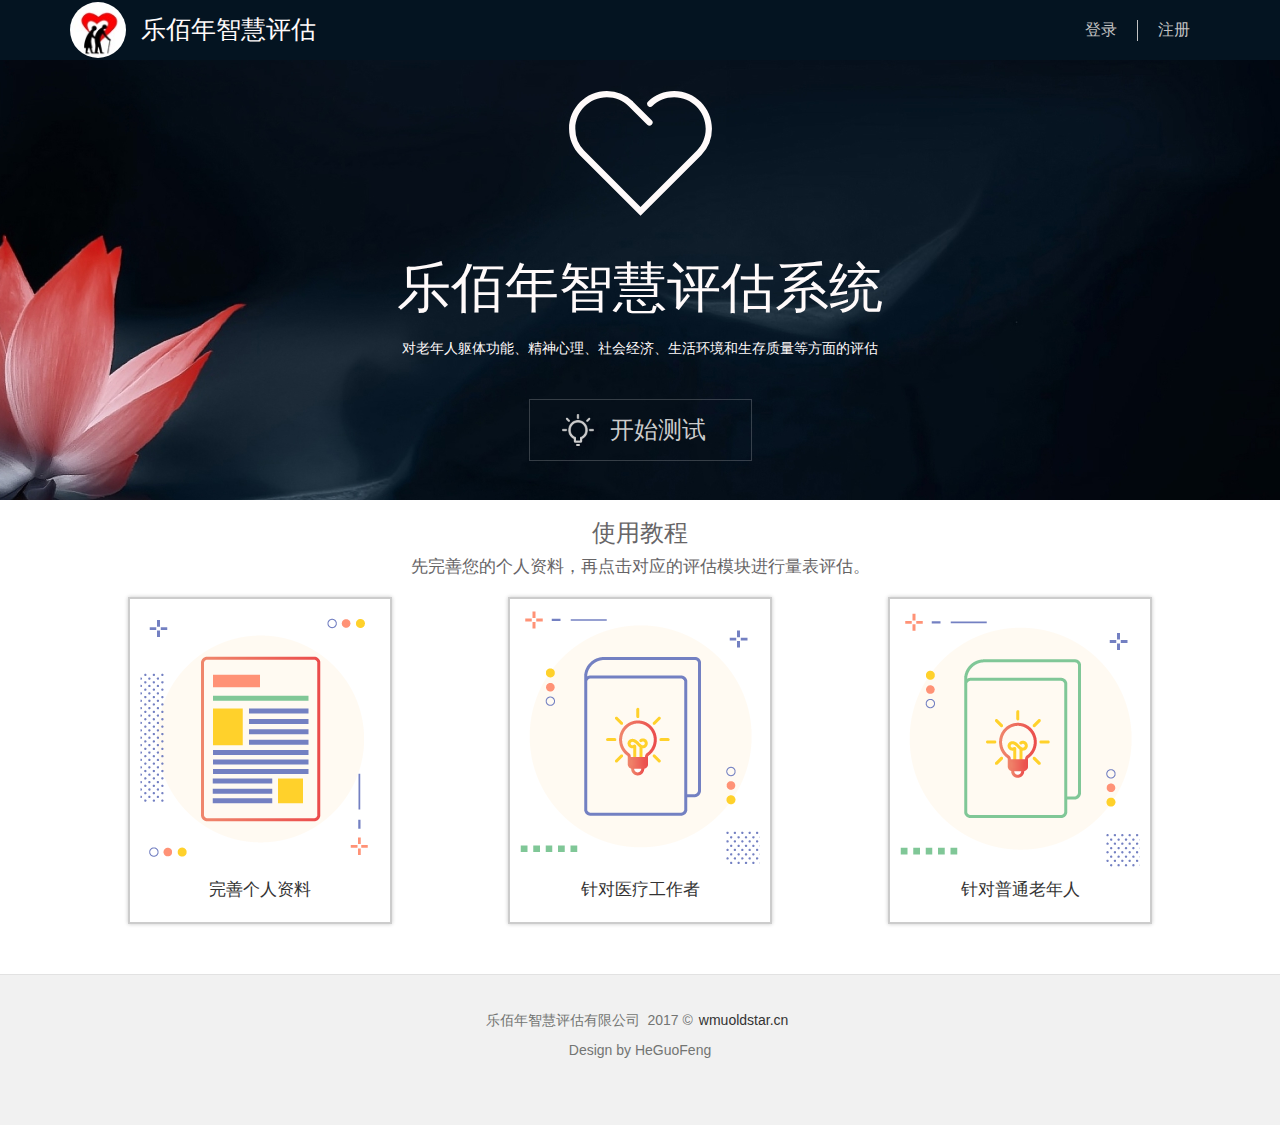
<file: LBN/index.html>
<!DOCTYPE html>
<html>
	<head>
		<meta name="keywords" content="乐佰年智慧评估,老年人" />
		<meta name="description" content="乐佰年智慧评估"/>
		<meta http-equiv="Pragma" content="no-cache" /><!--不缓存-->
		<link rel="shortcut icon" href="images/logo.png"/>
		<meta charset="UTF-8"/>
		<title>乐佰年智慧评估</title>
		<link rel="stylesheet" type="text/css" href="plugins/layui/css/layui.css" />
		<link rel="stylesheet" type="text/css" href="css/reset.css"/>
		<link rel="stylesheet" type="text/css" href="css/index.css"/>
		<link rel="stylesheet" type="text/css" href="css/public.css"/>
		<script src="js/jquery.min.js" type="text/javascript" charset="utf-8"></script>
		<script src="plugins/layui/layui.js" type="text/javascript" charset="utf-8"></script>
	</head>
	<body>
		<div class="top">
			<div class="top_header">
				<div class="top_header_l fl">
					<img class="fl" src="images/logo.png" height="56" width="56"/>
					<a class="logo_txt fl" href="index.html">乐佰年智慧评估</a>
				</div><!--top_header_l-->
				<div class="top_header_r fr">
					<ul>
						<li><a href="javascript:;" id="btn_login">登录</a></li>
						<li class="top_header_r"><a class="bor_left" id="btn_reg" href="javascript:;">注册</a></li>
					</ul>
				</div><!--top_header_r-->
			</div><!--top_header-->
		</div><!--top-->
		<div class="main">
			<div class="pic"></div><!--图片-->
			<div class="pic_aixin"><!--爱心-->
				<img src="images/aixin01.png"/>
			</div>
			<div class="main_title">
				<cite>乐佰年智慧评估系统</cite><br />
				<span>对老年人躯体功能、精神心理、社会经济、生活环境和生存质量等方面的评估</span>
			</div><!--main_title-->
			<div class="main_start">
				<a href="#miantitle" class="start">开始测试</a>
			</div><!--main_start-->
		</div><!--main-->
		<div class="nav">
			<nav>
				<div class="row">
					<h3 id="miantitle">使用教程</h3>
					<p>先完善您的个人资料，再点击对应的评估模块进行量表评估。</p>
				</div>
				<div class="row">
					<div class="nav_box fl">
						<a href="personal_info.html" title="完善个人资料">
							<div class="nav_boxx">
								<img src="images/tp01.png"/>
								<div class="nav_txt">
									完善个人资料
								</div>
							</div>
						</a>
					</div>
					<div class="nav_box fl">
						<a href="#">
							<div class="nav_boxx">
								<img src="images/tp02.png"/>
								<div class="nav_txt">
									针对医疗工作者
								</div>
							</div>
						</a>
					</div>
					<div class="nav_box fl">
						<a href="#">
							<div class="nav_boxx">
								<img src="images/tp04.png"/>
								<div class="nav_txt">
									针对普通老年人
								</div>
							</div>
						</a>
					</div>
				</div><!--row-->
			</nav>
		</div><!--nav-->
		<footer>
			<p>乐佰年智慧评估有限公司&nbsp;&nbsp;2017 ©<a href="http://www.wmuoldstar.cn">wmuoldstar.cn</a></p>
			<p> Design by <i>HeGuoFeng</i></p>
		</footer>
		<div class="loginBg" id="loginBg"></div>  <!--遮罩层-->
		<div class="loginBox frameBox" id="regBox"><!--注册框-->
			<div class="login_title">
				<h3>注册账号</h3>
				<div class="yzc">
					已注册
					<a href="javascript:;" id="box_btn_login">登录</a>
				</div>
			</div>
			<form class="layui-form layui-form-pane" action="#" method="post">
				<div class="loginiBOX">
					<div class="layui-form-item">
						<label class="layui-form-label" style="line-height: 28px;height: 44px;">手机号</label>
						<div class="layui-input-block" style="margin-bottom: 24px;">
							<input type="text" name="username" id="reg_username" value="" lay-verify="phone" class="layui-input" style="height: 44px;line-height: 44px;" autocomplete="off" placeholder="手机号"/>
						</div>
					</div>
					<div class="layui-form-item">
						<label class="layui-form-label" style="line-height: 28px;height: 44px;">设置密码</label>
						<div class="layui-input-block" style="margin-bottom: 24px;">
							<input type="password" name="password" id="reg_password" value="" class="layui-input" style="height: 44px;line-height: 44px;" autocomplete="off" placeholder="密码"/>
						</div>
					</div>
					<div class="layui-form-item">
						<label class="layui-form-label blue-hover" id="btn_code" style="line-height: 28px;height: 44px; background-color: #1E9FFF;border-radius: 5px;cursor: pointer;color: #fff;"onmouseover="this.style.backgroundColor='#0065d0';" onmouseout="this.style.backgroundColor='#1E9FFF'">获取验证码</label>
						<div class="layui-input-block" style="margin-bottom: 24px;padding-left: 10px;">
							<input type="text" name="security_code" id="security_code" value="" class="layui-input" style="height: 44px;line-height: 44px;border-radius: 5px;" autocomplete="off" placeholder="短信验证码"/>
						</div>
					</div>
					<div class="layui-form-item">
						<div class="layui-input-block" style="margin-left: 0; text-align: center;margin-bottom: 24px;">
							<button id="reg_btn" class="layui-btn layui-btn-normal blue-hover" lay-submit="" lay-filter="login_btn" style="width: 100%;height: 44px;line-height: 44px;font-size: 18px;border-radius: 4px;">注册</button>
						</div>
					</div>
				</div>
			</form>
		</div>
		<div class="loginBox frameBox" id="loginBox"><!--登录框-->
			<div class="login_title">
				<h3>账号登录</h3>
				<div class="yzc">
					没有账号
					<a href="javascript:;" id="box_btn_reg">注册</a>
				</div>
			</div>
			<form class="layui-form layui-form-pane" id="form_login" action="#" method="post">
				<div class="loginiBOX">
					<div class="layui-form-item">
						<label class="layui-form-label" style="line-height: 28px;height: 44px;">账号</label>
						<div class="layui-input-block" style="margin-bottom: 24px;">
							<input type="text" name="username" id="username" value="" lay-verify="phone" class="layui-input" style="height: 44px;line-height: 44px;" autocomplete="off" placeholder="手机号"/>
						</div>
					</div>
					<div class="layui-form-item">
						<label class="layui-form-label" style="line-height: 28px;height: 44px;">密码</label>
						<div class="layui-input-block" style="margin-bottom: 24px;">
							<input type="password" name="password" id="password" value="" class="layui-input" style="height: 44px;line-height: 44px;" autocomplete="off" placeholder="密码"/>
						</div>
					</div>
					<div class="layui-form-item" style="position: relative;">
						<label class=" fl rmb_pwd">记住密码</label>
						<div class="layui-input-inline">
							<input type="checkbox" name="autoFlag" id="autoFlag" lay-skin="switch" lay-filter="autoFlag" lay-text="是|否" />
						</div>
						<a href="#" class="forget_pwd">忘记密码</a>
					</div>
					<div class="layui-form-item">
						<div class="layui-input-block" style="margin-left: 0; text-align: center;margin-bottom: 24px;">
							<button id="login_btn" class="layui-btn layui-btn-normal blue-hover" lay-submit="" lay-filter="login_btn" style="width: 100%;height: 44px;line-height: 44px;font-size: 18px;border-radius: 4px;">登录</button>
						</div>
					</div>
				</div>
			</form>
		</div>
	</body>
	<style type="text/css">

	</style>
	<script src="js/login.js" type="text/javascript" charset="UTF-8"></script>
	<script type="text/javascript">
		
	</script>
</html>
</file>
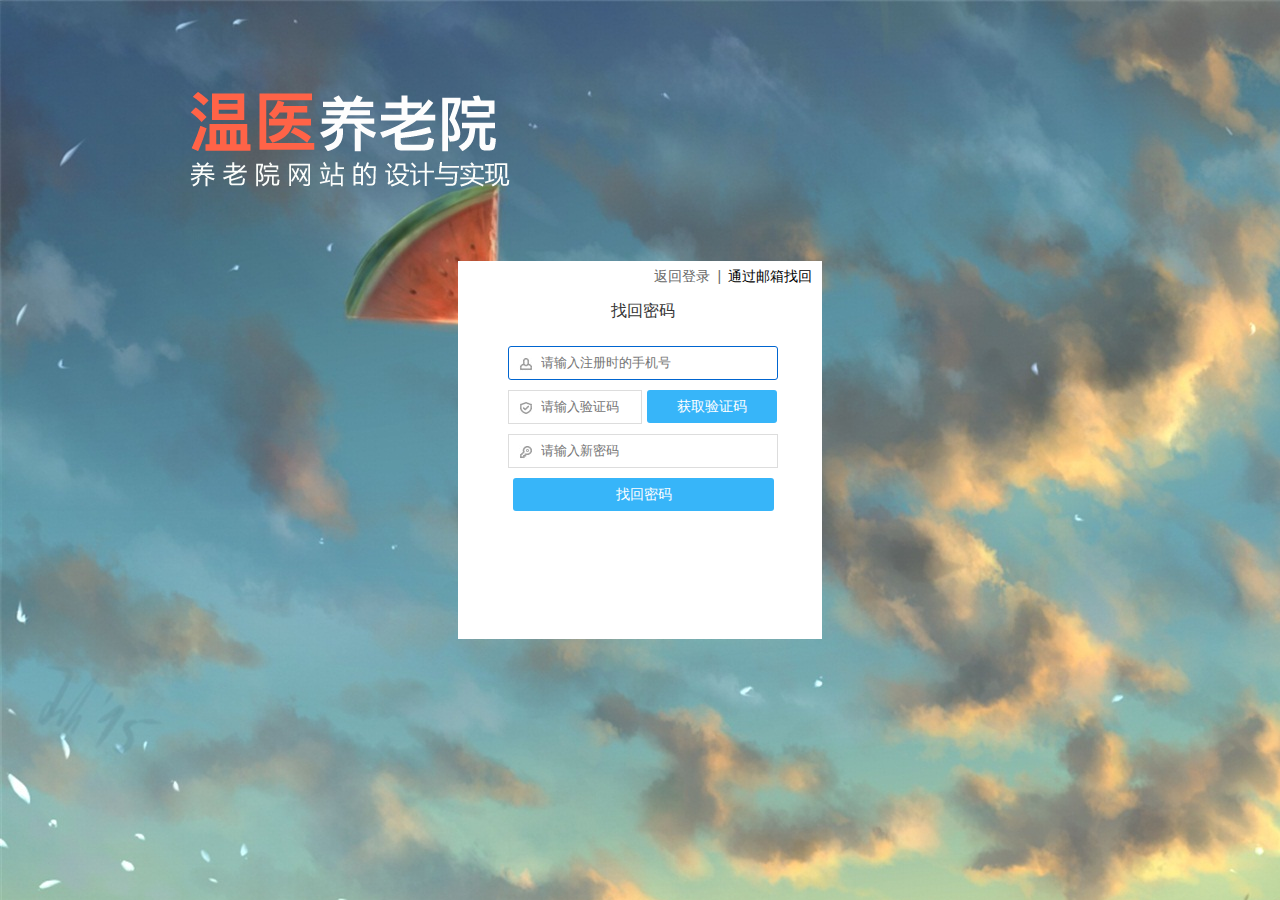
<file: forget_pwd.html>
<!doctype html>
<html>
<head>
	<meta charset="UTF-8">
	<title>温医养老院</title>
	<link rel="shortcut icon" href="images/favicon.ico"/><!--加图标-->
    <meta http-equiv="X-UA-Compatible" content="IE=edge, chrome=1">
    <meta name="viewport" content="width=device-width,initial-scale=1,minimum-scale=1,maximum-scale=1,user-scalable=no" />

    <link rel="stylesheet" type="text/css" href="css/reset.css"/>
  	<link rel="stylesheet" type="text/css" href="css/main.css"/ media="screen and (min-width:481px)">
	<link rel="stylesheet" type="text/css" href="css/main480.css" media="screen and (max-width:480px)"/>
    <script type="text/javascript" src="js/jquery.min.js"></script>
    <script type="text/javascript" src="js/jquery.validate.min.js"></script>
    <script type="text/javascript" src="plugins/dialog.js"></script>
</head>
<body>
<div id="background"></div><!--背景层-->
<div class="zhuce_body">
	<div class="logo_login"><a href="index.php"><img src="images/logo1.png" border="0" title="温医养老院"></a></div>
    <div class="zhuce_kong">
    	<div class="zc">
        	<div class="bj_left bj_mail bj_kuang">
            <h3>找回密码</h3><p class="zhmm_box"><a href="login.html" class="re_login">返回登录&nbsp;&nbsp;|&nbsp;&nbsp;</a><span class="change to_mail">通过邮箱找回</span></p>
       	  	 	<form  id="formP" name="formZ" action="#" method="post" autocomplete="off">
	                <input type="text" id="username" name="username" class="kuang_txt phone" autocomplete="off" placeholder="请输入注册时的手机号">
		        	<div class="code_box">
		               	<input name="security_code" id="security_code" type="text" class="kuang_txt yanzm" autocomplete="off" placeholder="请输入验证码"> <input name="btn_code" type="button" id="btn_code" class="btn_code" value="获取验证码" >
		            </div> 
	                <input type="password" id="password" name="password" class="kuang_txt password" autocomplete="off" placeholder="请输入新密码">
	                <input name="btn_phone" type="button" id="btn_phone" class="btn_zhuce" value="找回密码">
	                <p id="createResult"></p>
                </form>
            </div><!--bj_left左框-->
            <div class="bj_left bj_phone bj_kuang" style="display: none;">
	            <h3>找回密码</h3><p class="zhmm_box"><a href="login.html" class="re_login" style="right: 106px;">返回登录&nbsp;&nbsp;|&nbsp;&nbsp;</a><span class="change to_phone">通过手机号找回</span></p>
	       	  	 	<form  id="formM" name="formZ" action="#" method="post" autocomplete="off">
		                <input type="text" id="email" name="email" class="kuang_txt email" autocomplete="off" placeholder="请输入常用邮箱">
		                <input name="btn_mail" type="button" id="btn_mail" class="btn_zhuce" value="找回密码">
		                <p id="createResult"></p>
	               	</form>
            </div><!--bj_left左框-->
        </div><!--zc注册框-->
    </div><!--zhuce_kong-->
</div><!--zhuce_body-->
<script type="text/javascript"> 
$().ready(function() {
	$("#username").focus();
	//转换两个框
	$(".to_mail").click(function(){
		$(".bj_mail").css("display","none");
		$(".bj_phone").css("display","block");
	});
	$(".to_phone").click(function(){
		$(".bj_mail").css("display","block");
		$(".bj_phone").css("display","none");
	});
		//获取验证码
	$("#btn_code").click(function(){
		var flag = $('#formP').valid();
    	if(flag){
		$.ajax({
				type:"POST",
				url:"doUserAction.php?act=code",
				data:{
					username:$("#username").val(),
					},
				dataType:"json",
				success:function(data){
					if(data.success){
						var i=60;//60s
						var time2=setInterval(function(){
							i--;
							$("#btn_code").attr("value","已发送，"+i+"秒");
						},1000);
						var time1=setTimeout(function(){
							$("#btn_code").removeAttr("disabled");
							$("#btn_code").attr("value","获取验证码");
							$("#btn_code").css("cursor","pointer");
							clearInterval(time2);
						},60000);
						$("#btn_code").attr("disabled","disabled");
						$("#btn_code").css("cursor","not-allowed");
					}else{
						
					}
				},
				error:function(jqXHR){
					alert("发生错误:"+jqXHR.status);
				},
		});
		}
	});
	//验证输入框
	$("#formP").validate({	 	
	        rules: {
			    username: {
                    required: true,
                    maxlength: 11,
                    minlength:11,
                    digits:true 
               },
	 		},
	        messages: 
	        {
		      username: {
                required: '请输入正确的手机号码',
                minlength: '请输入正确的手机号码',
                maxlength: '请输入正确的手机号码',
                remote: '账号不存在'
               },
	  		}	
	   	 });
	//通过手机找回密码
	$("#btn_phone").click(function(){
		//先通过button验证表单有效性
		var flag = $('#formP').valid();
    	if(flag){
    		var d1= dialog({
				content:'<span class=\'save_start\'>正在修改密码。</span>'
			});
			$(document).ajaxStart(function(){
				d1.show();					 
			});
			$.ajax({
				type:"POST",
				url:"doUserAction.php?act=update_pwd",
				data:{
					username:$("#username").val(),
					security_code:$("#security_code").val(),
					password:$("#password").val(),
					},
				dataType:"json",
				success:function(data){
					if(data.success){
						$(".re_login").css("color","#FF6347");
						d1.close().remove();//关闭中间过度动画
						var d= dialog({
							content:'<span class=\'save_success\'>'+data.msg+'</span>'
						});
						d.show();
						setTimeout(function(){
							d.close().remove();
						},2500);	
					}
					else{
						d1.close().remove();//关闭中间过度动画
						var d= dialog({
							content:'<span class=\'save_failed\'>'+data.msg+'</span>',
							quickClose:true,//点击空白出快速关闭
						});
						d.show();
						setTimeout(function(){
							d.close().remove();
						},3000);
					}
				},
				error:function(jqXHR){
					alert("发生错误:"+jqXHR.status);
				},
			});
		}
	});
	//通过邮箱修改密码
	$("#btn_mail").click(function(){
		var d1= dialog({
				content:'<span class=\'save_start\'>正在修改密码。</span>'
			});
			$(document).ajaxStart(function(){
				d1.show();					 
			});
		$.ajax({
			type:"post",
			url:"doUserAction.php?act=mail_pwd",
			data:{
				email:$("#email").val(),
			},
			dataType:"json",
			success:function(data){
				if(data.success){
					$(".re_login").css("color","#FF6347");
				d1.close().remove();//关闭中间过度动画
				var d= dialog({
					content:'<span class=\'save_success\'>'+data.msg+'</span>'
				});
				d.show();
				setTimeout(function(){
					d.close().remove();
				},2500);	
			}
			else{
				d1.close().remove();//关闭中间过度动画
				var d= dialog({
					content:'<span class=\'save_failed\'>'+data.msg+'</span>',
					quickClose:true,//点击空白出快速关闭
				});
				d.show();
				setTimeout(function(){
					d.close().remove();
				},3000);
			}
			},
			error:function(jqXHR){
				alert("发生错误:"+jqXHR.status);
			},
		});
	});
});
</script>
</body>
</html>
</file>
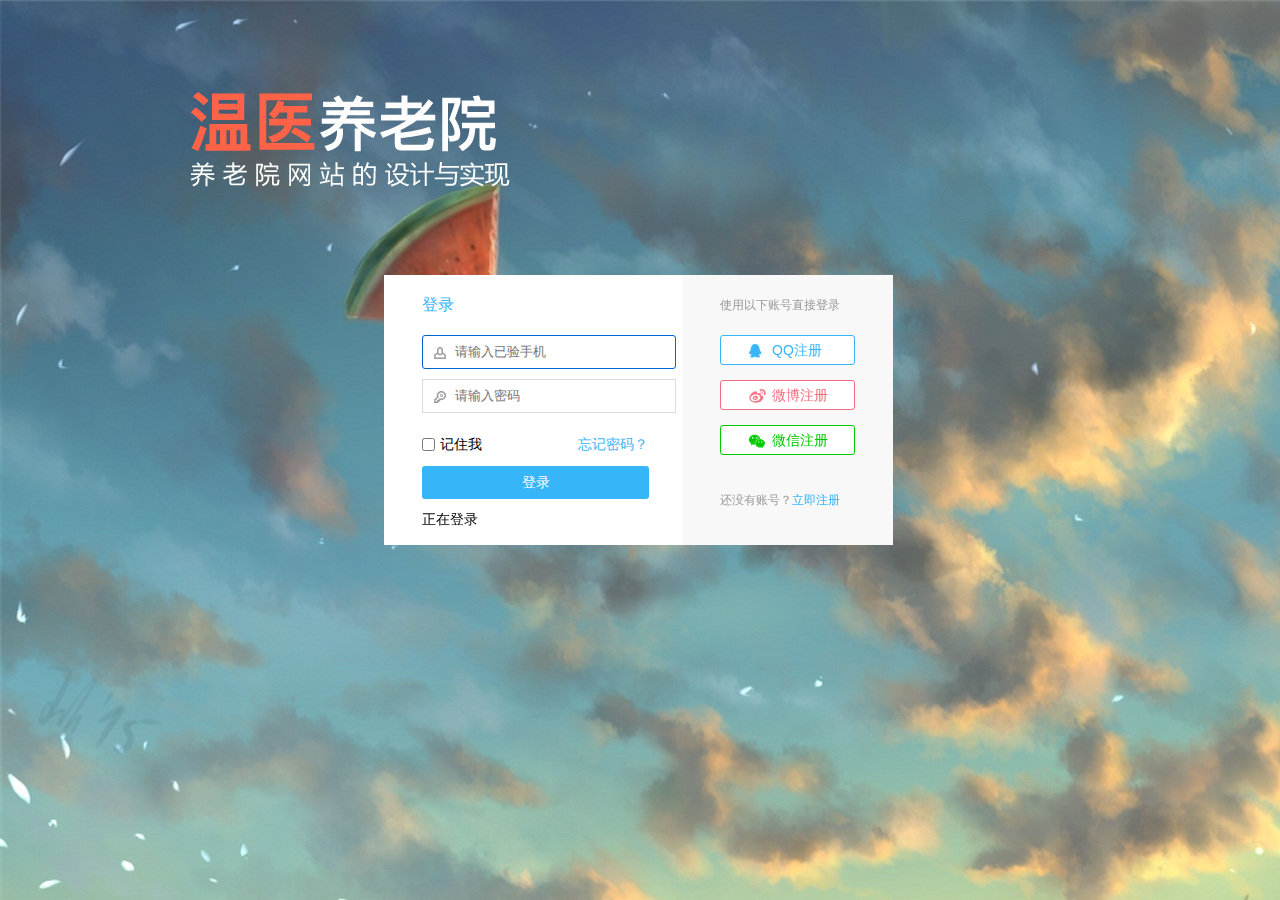
<file: login.html>
<!doctype html>
<html>
<head>
	<meta charset="UTF-8">
	<title>养老院网站登录</title>
	<link rel="shortcut icon" href="images/favicon.ico"/><!--加图标-->
    <meta http-equiv="X-UA-Compatible" content="IE=edge, chrome=1">
    <meta name="viewport" content="width=device-width,initial-scale=1,minimum-scale=1,maximum-scale=1,user-scalable=no" />
    <link rel="stylesheet" type="text/css" href="css/reset.css"/>
   	<link rel="stylesheet" type="text/css" href="css/main.css"/ media="screen and (min-width:481px)">
	<link rel="stylesheet" type="text/css" href="css/main480.css" media="screen and (max-width:480px)"/>

    <script type="text/javascript" src="js/jquery.min.js"></script>
    <script type="text/javascript" src="js/jquery.validate.min.js"></script>
    <script type="text/javascript" src="plugins/dialog.js"></script>
</head>
<body>
<div id="background"></div><!--背景层-->
<div class="zhuce_body">
	<div class="logo_login"><a href="index.php"><img src="images/logo1.png" alt="logo" border="0"></a></div>
    <div class="zhuce_kong login_kuang">
    	<div class="zc">
        	<div class="bj_left"><!--左边输入框-->
	            <h3>登录</h3>
	       	  	  <form id="formD" name="formD" method="get" action="#" autocomplete="off">
		                <input type="text" id="username" name="username" class="kuang_txt phone" placeholder="请输入已验手机" autocomplete="off" onkeypress="dologin(event)">
		                <input type="password" id="password" name="password" class="kuang_txt password" placeholder="请输入密码" autocomplete="off" onkeypress="dologin(event)">
		                <div class="wjmm">
		               		<a href="forget_pwd.html" title="忘记密码">忘记密码？</a><input id="autoFlag" name="autoFlag" type="checkbox" value=""><span>记住我</span> 
		                </div>
		                <input name="btn_denglu" type="button" id="btn_denglu" class="btn_denglu" value="登录">
		                <a class="toggle_btn" href="reg.html" title="点此进行注册">立即注册&gt;&gt;</a>
		                <p id="createResult"></p>
		                <span class="login_start"> 正在登录 </span>
	              </form>
            </div>
        	<div class="bj_right">
            	<p>使用以下账号直接登录</p>
                <a href="javascript:;" class="zhuce_qq" title="QQ注册">QQ注册</a>
                <a href="javascript:;" class="zhuce_wb" title="微博注册">微博注册</a>
                <a href="javascript:;" class="zhuce_wx" title="微信注册">微信注册</a>
                <p>还没有账号？<a href="reg.html" title="立即注册">立即注册</a></p>            
            </div>
        </div>
    </div>
</div>
<script type="text/javascript"> 
$().ready(function() {
	$("#username").focus();

	$("#btn_denglu").click(function(){
		$(document).ajaxStart(function(){
			$(".save_start").css("display",'block');
			$("#createResult").css("display",'none');
		});
			var flag = $('#formD').valid();//验证表单有效性
	    	if(flag){
				$.ajax({
					type:"GET",
					//url:"login.php?username="+$("#username").val(),
					url:"doUserAction.php?act=login",
					data:{
						username:$("#username").val(),
						password:$("#password").val(),
						autoFlag:$("#autoFlag").is(':checked')
						},
					dataType:"json",
					success:function(data){
						if(data.success){
							$(".save_start").css("display",'none');
							$("#createResult").css({"display":'block',"color":"#228b22"});
							$("#createResult").html(data.msg);
							window.location="index.php";
						}
						else{
							$(".save_start").css("display",'none');
							$("#createResult").css({"display":'block',"color":"red"});
							$("#createResult").html(data.msg);
							setTimeout(function(){
								$("#createResult").css("display",'none');
							},2000);
							$("#password").val("");
						}
					},
					error:function(jqXHR){
						alert("发生错误:"+jqXHR.status);
					},
				});
			}
	});	 
		//表单验证	
	 $("#formD").validate({	
	        rules: {
			    username: {
                    required: true,
                    minlength: 2,
                    maxlength: 20
               },
			   password: {
				    required: true,
				    minlength: 2
			   },
	 		},
	        messages: 
	        {
			   username: {
                    required: '请输入用户名',
                    minlength: '账号不能小于2个字符',
                    maxlength: '账号不能超过20个字符',
                    remote: '账号不存在'
               },
			   password: {
				    required: "请输入密码",
				    minlength: jQuery.format("密码不能小于{0}个字 符")
			   }
	  		}	
	   });
	 
});
	function dologin(evt){
		evt=(evt)?evt:((window.event)?window.event:"");
		var key=evt.keyCode?evt.keyCode:evt.which;
		if(key==13){
			$("#btn_denglu").click();
		}
	}

</script>
</body>

</html>
</file>
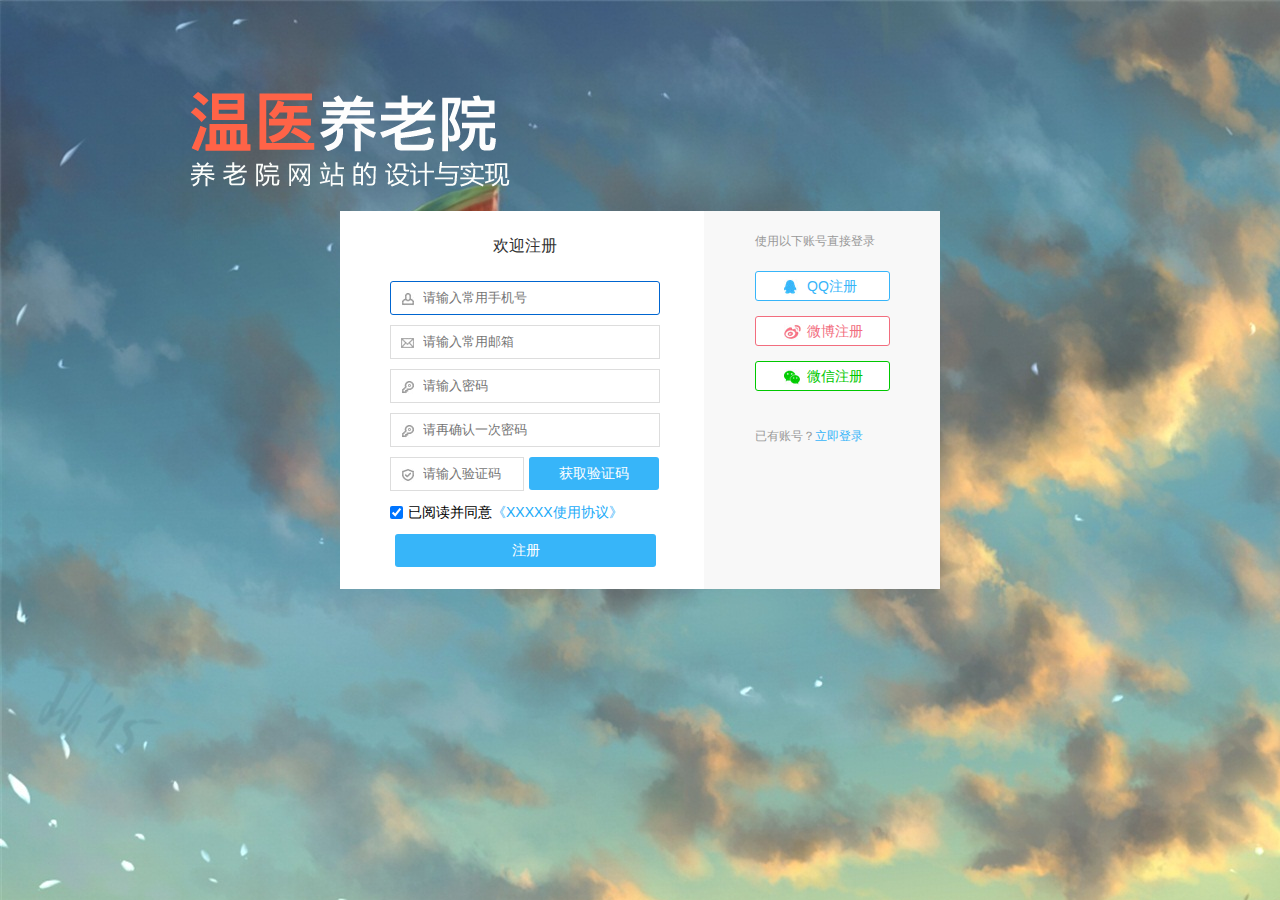
<file: reg.html>
<!doctype html>
<html>
<head>
	<meta charset="UTF-8">
	<title>养老院网站注册</title>
	<link rel="shortcut icon" href="images/favicon.ico"/><!--加图标-->
    <meta http-equiv="X-UA-Compatible" content="IE=edge, chrome=1">
     <meta name="viewport" content="width=device-width,initial-scale=1,minimum-scale=1,maximum-scale=1,user-scalable=no" />
    <link rel="stylesheet" type="text/css" href="css/reset.css"/>
   	<link rel="stylesheet" type="text/css" href="css/main.css"/ media="screen and (min-width:481px)">
	<link rel="stylesheet" type="text/css" href="css/main480.css" media="screen and (max-width:480px)"/>
    <script type="text/javascript" src="js/jquery.min.js"></script>
    <script type="text/javascript" src="js/jquery.validate.min.js"></script>
    <script type="text/javascript" src="plugins/dialog.js"></script>
</head>
<body>
<div id="background"></div><!--背景层-->
<div class="zhuce_body">
	<div class="logo_login"><a href="index.php"><img src="images/logo1.png" border="0" title="温医养老院"></a></div>
    <div class="zhuce_kong ">
    	<div class="zc">
        	<div class="bj_left">
            <h3>欢迎注册</h3>
       	  	  <form  id="formZ" name="formZ" action="#" method="post">
                <input type="text" id="username" name="username" class="kuang_txt phone" placeholder="请输入常用手机号">
                <input type="text" id="email" name="email" class="kuang_txt email" placeholder="请输入常用邮箱">
                <input type="password" id="password" name="password" class="kuang_txt password" placeholder="请输入密码">
                <input type="password" id="confirm_password" name="confirm_password" class="kuang_txt password" placeholder="请再确认一次密码">
               <div>
               		<input name="security_code" id="security_code" type="text" class="kuang_txt yanzm" placeholder="请输入验证码"> <input name="btn_code" type="button" id="btn_code" class="btn_code" value="获取验证码">
               </div> 
                <div>
               		<input name="autoFlag" id="autoFlag" type="checkbox" checked="checked" value=""><span>已阅读并同意<a href="#" target="_blank"><span class="lan">《XXXXX使用协议》</span></a></span>
                </div>
                <input name="btn_zhuce" type="button" id="btn_zhuce" class="btn_zhuce" value="注册">
                 <a class="toggle_btn" href="login.html" title="登录">立即登录&gt;&gt;</a>
                <p id="createResult"></p>
                </form>
            </div><!--bj_left左框-->
        	<div class="bj_right">
            	<p>使用以下账号直接登录</p>
                <a href="#" class="zhuce_qq" title="QQ注册">QQ注册</a>
                <a href="#" class="zhuce_wb" title="微博注册">微博注册</a>
                <a href="#" class="zhuce_wx" title="微信注册">微信注册</a>
                <p>已有账号？<a href="login.html" title="立即登录">立即登录</a></p>
          </div><!--bj_right右框-->
        </div><!--zc注册框-->
    </div><!--zhuce_kong-->
</div><!--zhuce_body-->
<script type="text/javascript"> 
$().ready(function() {
	$("#username").focus();
	$("#username").keyup(function(){
		$.ajax({
			type:"get",
			url:"doUserAction.php?act=check",
			data:{
				username:$("#username").val()
			},
			dataType:'json',
			success:function(data){
				if(data.d==1){
					$("#createResult").html("已存在该用户名，请更换");
					$("#createResult").css("color","red");
					$("#btn_zhuce").attr("disabled","disabled");
				}
				if(data.d==2){
					$("#createResult").html("用户名可用");
					$("#createResult").css("color","#228B22");
					$("#btn_zhuce").attr("disabled",false);
				}
			},
			error:function(jqXHR){
				alert("发生错误"+jqXHR.status);
			}
		});
	});
	$("#btn_zhuce").click(function(){
		//先通过button验证表单有效性
		var flag = $('#formZ').valid();
    	if(flag){
    		var d1= dialog({
				content:'<span class=\'save_start\'>正在注册您的信息。</span>'
			});
			$(document).ajaxStart(function(){
				d1.show();					 
			});
			$.ajax({
				type:"POST",
				url:"doUserAction.php?act=reg",
				data:{
					username:$("#username").val(),
					email:$("#email").val(),
					security_code:$("#security_code").val(),
					password:$("#password").val(),
					confirm_password:$("#confirm_password").val(),
					autoFlag:$("#autoFlag").is(':checked')
					},
				dataType:"json",
				success:function(data){
					if(data.success){
						d1.close().remove();//关闭中间过度动画
						var d= dialog({
							content:'<span class=\'save_success\'>'+data.msg+'</span>'
						});
						d.show();
						setTimeout(function(){
							d.close().remove();
							window.location='login.html';
						},2500);	
					}
					else{
						d1.close().remove();//关闭中间过度动画
						var d= dialog({
							content:'<span class=\'save_failed\'>'+data.msg+'</span>',
							quickClose:true,//点击空白出快速关闭
						});
						d.show();
						setTimeout(function(){
							d.close().remove();
						},3000);
					}
				},
				error:function(jqXHR){
					alert("发生错误:"+jqXHR.status);
				},
			});
		}
	});
	//获取验证码
	$("#btn_code").click(function(){
		var flag = $('#formZ').valid();
    	if(flag){
		$.ajax({
				type:"POST",
				url:"doUserAction.php?act=code",
				data:{
					username:$("#username").val(),
					},
				dataType:"json",
				success:function(data){
					if(data.success){
						var i=60;//60s
						var time2=setInterval(function(){
							i--;
							$("#btn_code").attr("value",i+"秒");
						},1000);
						var time1=setTimeout(function(){
							$("#btn_code").removeAttr("disabled");
							$("#btn_code").attr("value","获取验证码");
							$("#btn_code").css("cursor","pointer");
							clearInterval(time2);
						},60000);
						$("#btn_code").attr("disabled","disabled");
						$("#btn_code").css("cursor","not-allowed");
					}else{
						
					}
				},
				error:function(jqXHR){
					alert("发生错误:"+jqXHR.status);
				},
		});
		}
	});
	
	$("#formZ").validate({	 	
	        rules: {
			    username: {
                    required: true,
                    maxlength: 11,
                    minlength:11,
                    digits:true 
                },
			   password: {
				    required: true,
				    minlength: 2
			   },
			   confirm_password: {
				    required: true,
				    minlength: 2,
				    equalTo: "#password"
			   }
	 		},
	        messages: 
	        {
			      username: {
                    required: '请输入正确的手机号码',
                    minlength: '请输入正确的手机号码',
                    maxlength: '请输入正确的手机号码',
                    remote: '账号不存在'
                },
			   password: {
				    required: "请输入密码",
				    minlength: jQuery.format("密码不能小于{0}个字 符")
			   },
			   confirm_password: {
				    required: "请输入确认密码",
				    minlength: "确认密码不能小于2个字符",
				    equalTo: "两次输入密码不一致！"
			   }
	  		}	
	   	 });
});

</script>
</body>
</html>
</file>
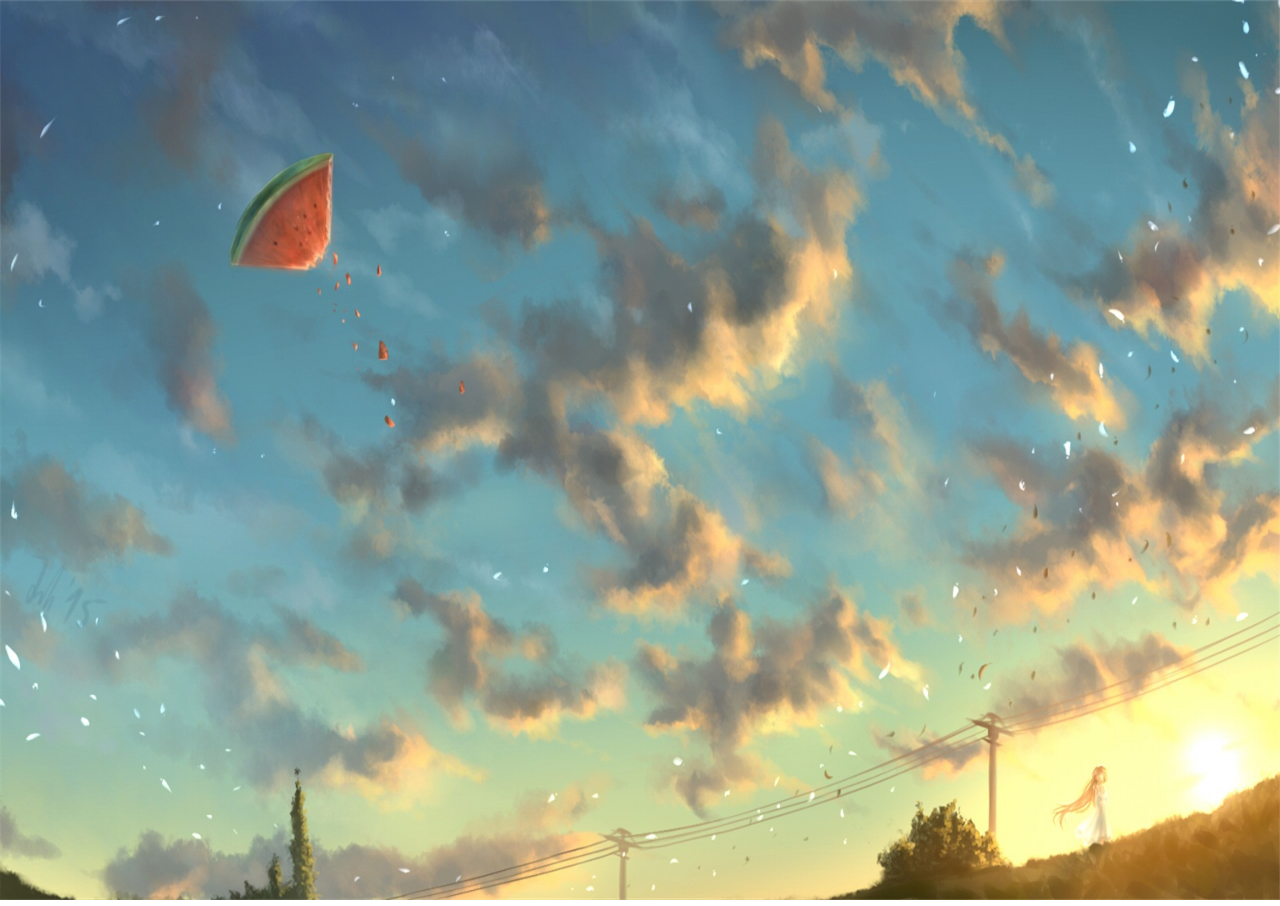
<file: test.html>
<!DOCTYPE html>
<html lang="zh-CN">

	<head>
		<meta charset="utf-8">
		<meta http-equiv="X-UA-Compatible" content="IE=edge">
		<meta name="viewport" content="width=device-width, initial-scale=1">
		<!-- 上述3个meta标签*必须*放在最前面，任何其他内容都*必须*跟随其后！ -->
		<title>Bootstrap 101 Template</title>
		<link rel="stylesheet" type="text/css" href="admin/css/reset.css"/>
		<style type="text/css">
			#background{
				width: 100%;
				height: 100%;
				position: absolute;
				top: 0;
				left: 0;
				bottom: 0;
				right: 0;
				z-index: -1;
			}
		</style>
		<script type="text/javascript">
			
			console.log(window.innerHeight);
			console.log(document.documentElement.clientHeight);
		</script>
	</head>
	<body>
		<div id="background"><img src="images/bg_login2.jpg" width="100%" height="100%"/></div>
	</body>

</html>
</file>
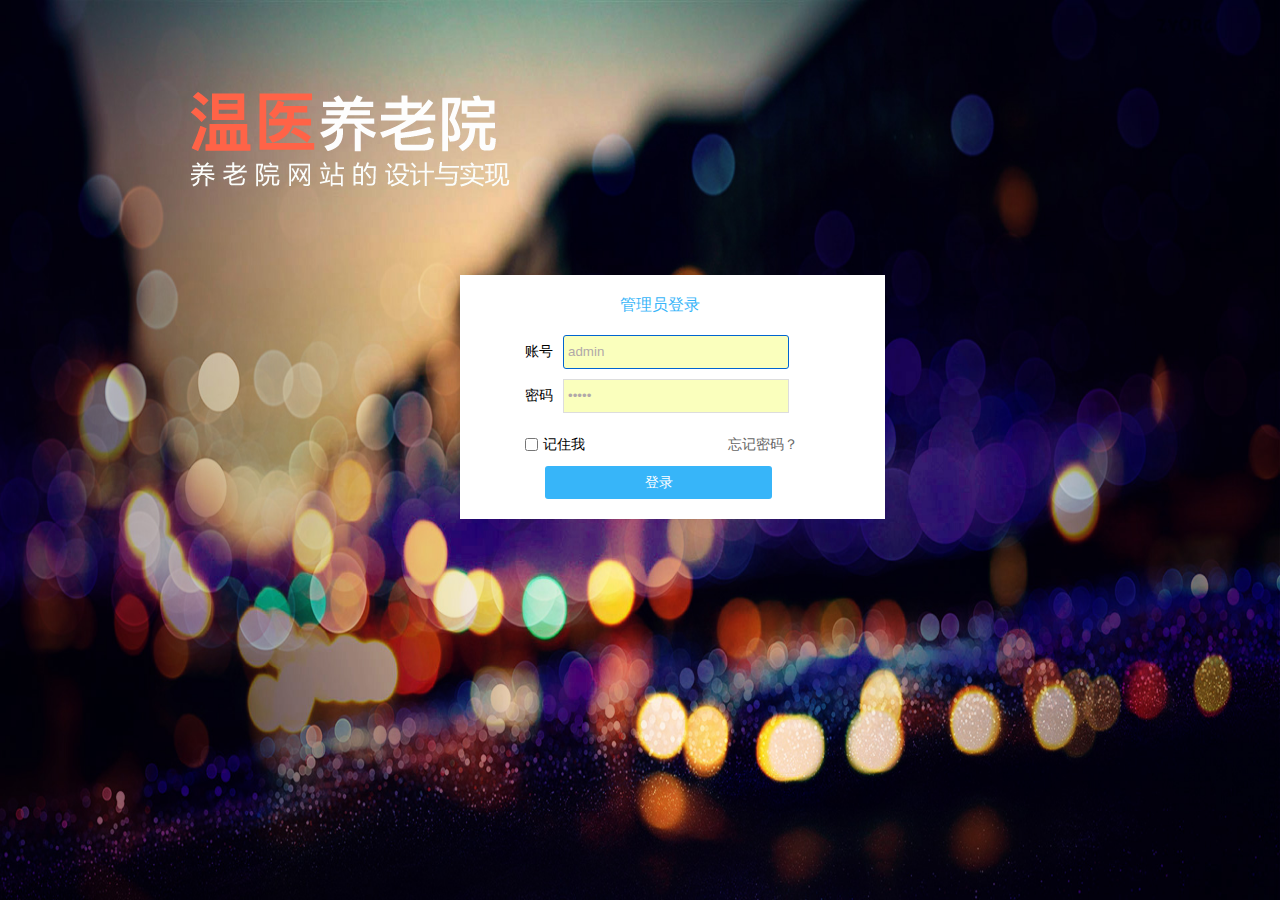
<file: admin/login.html>
<!doctype html>
<html>
<head>
	<meta charset="UTF-8">
	<title>后台登录</title>
	<link rel="shortcut icon" href="images/favicon.ico"/><!--加图标-->
    <meta http-equiv="X-UA-Compatible" content="IE=edge, chrome=1">
    <link rel="stylesheet" type="text/css" href="../css/reset.css"/>
    <link rel="stylesheet" type="text/css" href="css/main.css">
    <script type="text/javascript" src="js/jquery.min.js"></script>
    <script type="text/javascript" src="js/jquery.validate.min.js"></script>
</head>
<body>
<div id="background"><img src="../images/bj_zhuce.jpg" width="100%" height="100%"/></div><!--背景层-->
<div class="login_body">
	<div class="logo"><a href="index.php"><img src="../images/logo1.png" alt="logo" width="350" height="100" border="0"></a></div>
    <div class="login_kuang">
    	<div class="dl">
        	<div class="bj_left"><!--左边输入框-->
	            <h3>管理员登录</h3>
	       	  	  <form id="formD" name="formD" method="get" action="#">
		       	  	  	<table border="0" cellspacing="0" cellpadding="0">
		       	  	  		<tr><td>账号<input type="text" id="username" name="username" class="kuang_txt" placeholder="admin" value="admin"></td></tr>
		       	  	  		<tr><td>密码<input type="password" id="password" name="password" class="kuang_txt" placeholder="admin" value="admin" onkeypress="login(event)"></td></tr>
		       	  	  	</table>       
		                <div>
		               		<a href="#" title="忘记密码">忘记密码？</a><input id="autoFlag" name="autoFlag" type="checkbox" value=""><span>记住我</span> 
		                </div>
		                <input name="btn_denglu" type="button" id="btn_denglu" class="btn_denglu" value="登录">
		                <p id="createResult"></p>
		                  <span class="save_start" style="display: none;margin-left: 80px;"> 正在登录 </span>
	              </form>
            </div>
        </div>
    </div>
</div>
<script type="text/javascript"> 
	$(document).ajaxStart(function(){
		$(".save_start").css("display",'block');
		$("#createResult").css("display",'none');
	});
$().ready(function() {	
		$("#username").focus();
		$("#btn_denglu").click(function(){
			var flag = $('#formD').valid();//验证表单有效性
	    	if(flag){
				$.ajax({
					type:"GET",
					//url:"login.php?username="+$("#username").val(),
					url:"doLogin.php",
					data:{
						username:$("#username").val(),
						password:$("#password").val(),
						autoFlag:$("#autoFlag").is(':checked')
						},
					dataType:"json",
					success:function(data){
						$(".save_start").css("display",'none');
						if(data.success){
								$("#createResult").html(data.msg);
								$("#createResult").css({"display":'block',"color":"#228b22"});
							   window.location="index.php";
						}
						else{
								$("#createResult").html(data.msg);
								$("#createResult").css({"display":'block',"color":"red"});
								setTimeout(function(){
									$("#createResult").css("display",'none');
								},2000);
						}
					},
					error:function(jqXHR){
						alert("发生错误:"+jqXHR.status);
					},
				});
			}
	});	 
		//表单验证	
	 $("#formD").validate({	
	        rules: {
			    username: {
                    required: true,
                    minlength: 1,
                    maxlength: 20
               },
			   password: {
				    required: true,
				    minlength: 1
			   }
	 		},
	        messages: 
	        {
			   username: {
                    required: '请输入账号',
                    minlength: '账号不能小于1个字符',
                    maxlength: '账号不能超过20个字符',
                    remote: '账号不存在'
               },
			   password: {
				    required: "请输入密码",
				    minlength: jQuery.format("密码不能小于{0}个字 符")
			   }
	  		}	
	   	 });

	 
});
function login(evt){
	evt=(evt)?evt:((window.event)?window.event:"");
	var key=evt.keyCode?evt.keyCode:evt.which;
	if(key==13){
		$("#btn_denglu").click();
	}
}
</script>
</body>

</html>
</file>
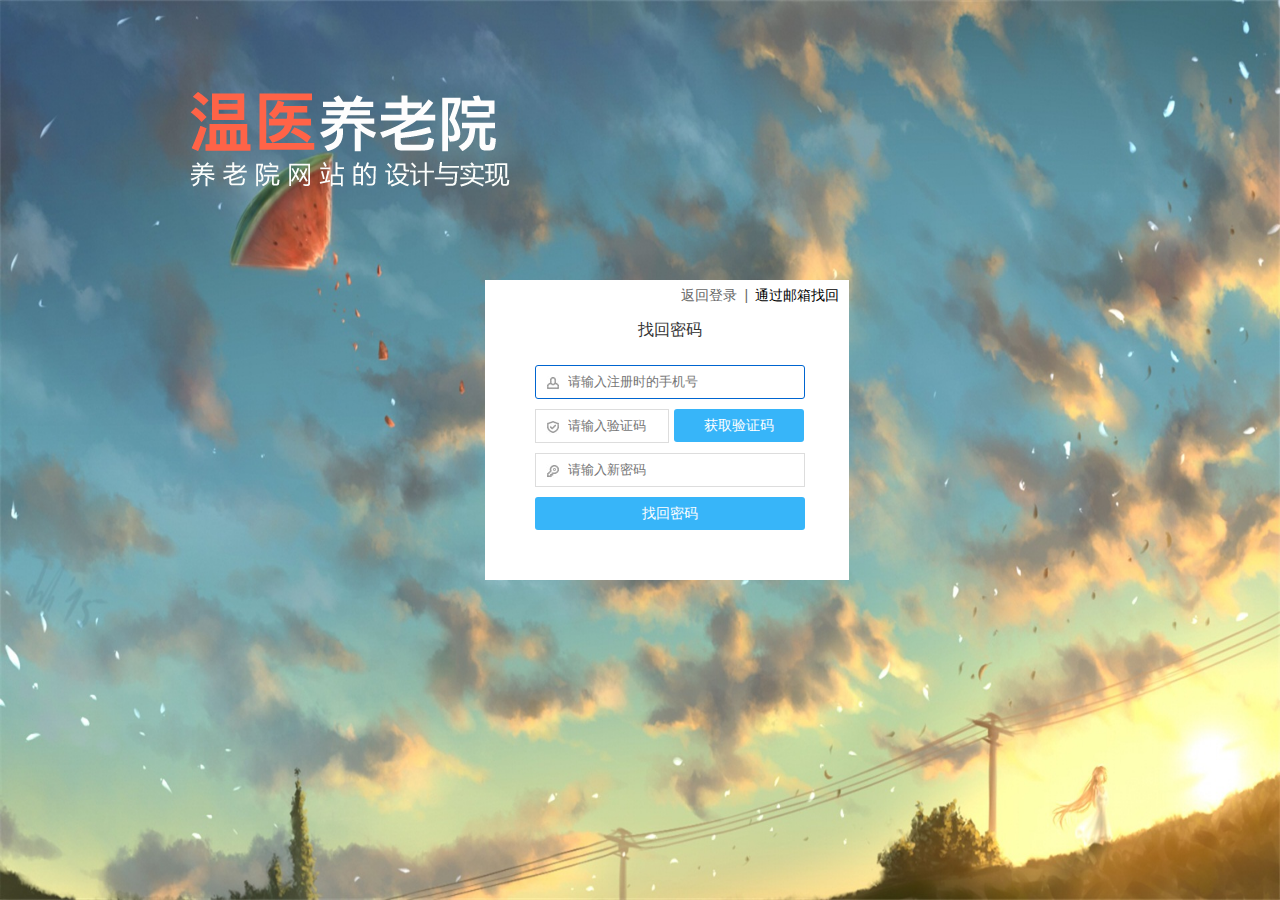
<file: bysjWeb/forget_pwd.html>
<!doctype html>
<html>
<head>
	<meta charset="UTF-8">
	<title>温医养老院</title>
	<link rel="shortcut icon" href="images/favicon.ico"/><!--加图标-->
    <meta http-equiv="X-UA-Compatible" content="IE=edge, chrome=1">
    <link rel="stylesheet" type="text/css" href="css/reset.css"/>
    <link rel="stylesheet" type="text/css" href="css/forget_pwd.css"/>
    <script type="text/javascript" src="js/jquery.min.js"></script>
    <script type="text/javascript" src="js/jquery.validate.min.js"></script>
    <script type="text/javascript" src="plugins/dialog.js"></script>
</head>
<body>
<div id="background"><img src="images/bg_login2.jpg" width="100%" height="100%"/></div><!--背景层-->
<div class="zhuce_body">
	<div class="logo"><a href="index.php"><img src="images/logo1.png" width="350" height="100" border="0" title="温医养老院"></a></div>
    <div class="zhuce_kong">
    	<div class="zc">
        	<div class="bj_left bj_mail">
            <h3>找回密码</h3><a href="login.html" class="re_login">返回登录&nbsp;&nbsp;|&nbsp;&nbsp;</a><span class="change" id="to_mail">通过邮箱找回</span>
       	  	 	<form  id="formP" name="formZ" action="#" method="post" autocomplete="off">
	                <input type="text" id="username" name="username" class="kuang_txt phone" autocomplete="off" placeholder="请输入注册时的手机号">
		        	<div class="">
		               	<input name="security_code" id="security_code" type="text" class="kuang_txt yanzm" autocomplete="off" placeholder="请输入验证码" style="width: 100px;margin-top: 0; margin-bottom: 10px;"> <input name="btn_code" type="button" id="btn_code" class="btn_zhuce" value="获取验证码" style="width: 130px;margin-top: 0; margin-left: 5px;">
		            </div> 
	                <input type="password" id="password" name="password" class="kuang_txt password" autocomplete="off" placeholder="请输入新密码">
	                <input name="btn_phone" type="button" id="btn_phone" class="btn_zhuce" value="找回密码">
	                <p id="createResult"></p>
                </form>
            </div><!--bj_left左框-->
            <div class="bj_left bj_phone" style="display: none;">
	            <h3>找回密码</h3><a href="login.html" class="re_login" style="right: 106px;">返回登录&nbsp;&nbsp;|&nbsp;&nbsp;</a><span class="change" id="to_phone">通过手机号找回</span>
	       	  	 	<form  id="formM" name="formZ" action="#" method="post">
		                <input type="text" id="email" name="email" class="kuang_txt email" autocomplete="off" placeholder="请输入常用邮箱">
		                <input name="btn_mail" type="button" id="btn_mail" class="btn_zhuce" value="找回密码">
		                <p id="createResult"></p>
	               	</form>
            </div><!--bj_left左框-->
        </div><!--zc注册框-->
    </div><!--zhuce_kong-->
</div><!--zhuce_body-->
<script type="text/javascript"> 
$().ready(function() {
	$("#username").focus();
	//转换两个框
	$("#to_mail").click(function(){
		$(".bj_mail").css("display","none");
		$(".bj_phone").css("display","block");
	});
	$("#to_phone").click(function(){
		$(".bj_mail").css("display","block");
		$(".bj_phone").css("display","none");
	});
		//获取验证码
	$("#btn_code").click(function(){
		var flag = $('#formP').valid();
    	if(flag){
		$.ajax({
				type:"POST",
				url:"doUserAction.php?act=code",
				data:{
					username:$("#username").val(),
					},
				dataType:"json",
				success:function(data){
					if(data.success){
						var i=60;//60s
						var time2=setInterval(function(){
							i--;
							$("#btn_code").attr("value","已发送，"+i+"秒");
						},1000);
						var time1=setTimeout(function(){
							$("#btn_code").removeAttr("disabled");
							$("#btn_code").attr("value","获取验证码");
							$("#btn_code").css("cursor","pointer");
							clearInterval(time2);
						},60000);
						$("#btn_code").attr("disabled","disabled");
						$("#btn_code").css("cursor","not-allowed");
					}else{
						
					}
				},
				error:function(jqXHR){
					alert("发生错误:"+jqXHR.status);
				},
		});
		}
	});
	//验证输入框
	$("#formP").validate({	 	
	        rules: {
			    username: {
                    required: true,
                    maxlength: 11,
                    minlength:11,
                    digits:true 
               },
	 		},
	        messages: 
	        {
		      username: {
                required: '请输入正确的手机号码',
                minlength: '请输入正确的手机号码',
                maxlength: '请输入正确的手机号码',
                remote: '账号不存在'
               },
	  		}	
	   	 });
	//通过手机找回密码
	$("#btn_phone").click(function(){
		//先通过button验证表单有效性
		var flag = $('#formP').valid();
    	if(flag){
    		var d1= dialog({
				content:'<span class=\'save_start\'>正在修改密码。</span>'
			});
			$(document).ajaxStart(function(){
				d1.show();					 
			});
			$.ajax({
				type:"POST",
				url:"doUserAction.php?act=update_pwd",
				data:{
					username:$("#username").val(),
					security_code:$("#security_code").val(),
					password:$("#password").val(),
					},
				dataType:"json",
				success:function(data){
					if(data.success){
						$(".re_login").css("color","#FF6347");
						d1.close().remove();//关闭中间过度动画
						var d= dialog({
							content:'<span class=\'save_success\'>'+data.msg+'</span>'
						});
						d.show();
						setTimeout(function(){
							d.close().remove();
						},2500);	
					}
					else{
						d1.close().remove();//关闭中间过度动画
						var d= dialog({
							content:'<span class=\'save_failed\'>'+data.msg+'</span>',
							quickClose:true,//点击空白出快速关闭
						});
						d.show();
						setTimeout(function(){
							d.close().remove();
						},3000);
					}
				},
				error:function(jqXHR){
					alert("发生错误:"+jqXHR.status);
				},
			});
		}
	});
	//通过邮箱修改密码
	$("#btn_mail").click(function(){
		var d1= dialog({
				content:'<span class=\'save_start\'>正在修改密码。</span>'
			});
			$(document).ajaxStart(function(){
				d1.show();					 
			});
		$.ajax({
			type:"post",
			url:"doUserAction.php?act=mail_pwd",
			data:{
				email:$("#email").val(),
			},
			dataType:"json",
			success:function(data){
				if(data.success){
					$(".re_login").css("color","#FF6347");
				d1.close().remove();//关闭中间过度动画
				var d= dialog({
					content:'<span class=\'save_success\'>'+data.msg+'</span>'
				});
				d.show();
				setTimeout(function(){
					d.close().remove();
				},2500);	
			}
			else{
				d1.close().remove();//关闭中间过度动画
				var d= dialog({
					content:'<span class=\'save_failed\'>'+data.msg+'</span>',
					quickClose:true,//点击空白出快速关闭
				});
				d.show();
				setTimeout(function(){
					d.close().remove();
				},3000);
			}
			},
			error:function(jqXHR){
				alert("发生错误:"+jqXHR.status);
			},
		});
	});
});
</script>
</body>
</html>
</file>
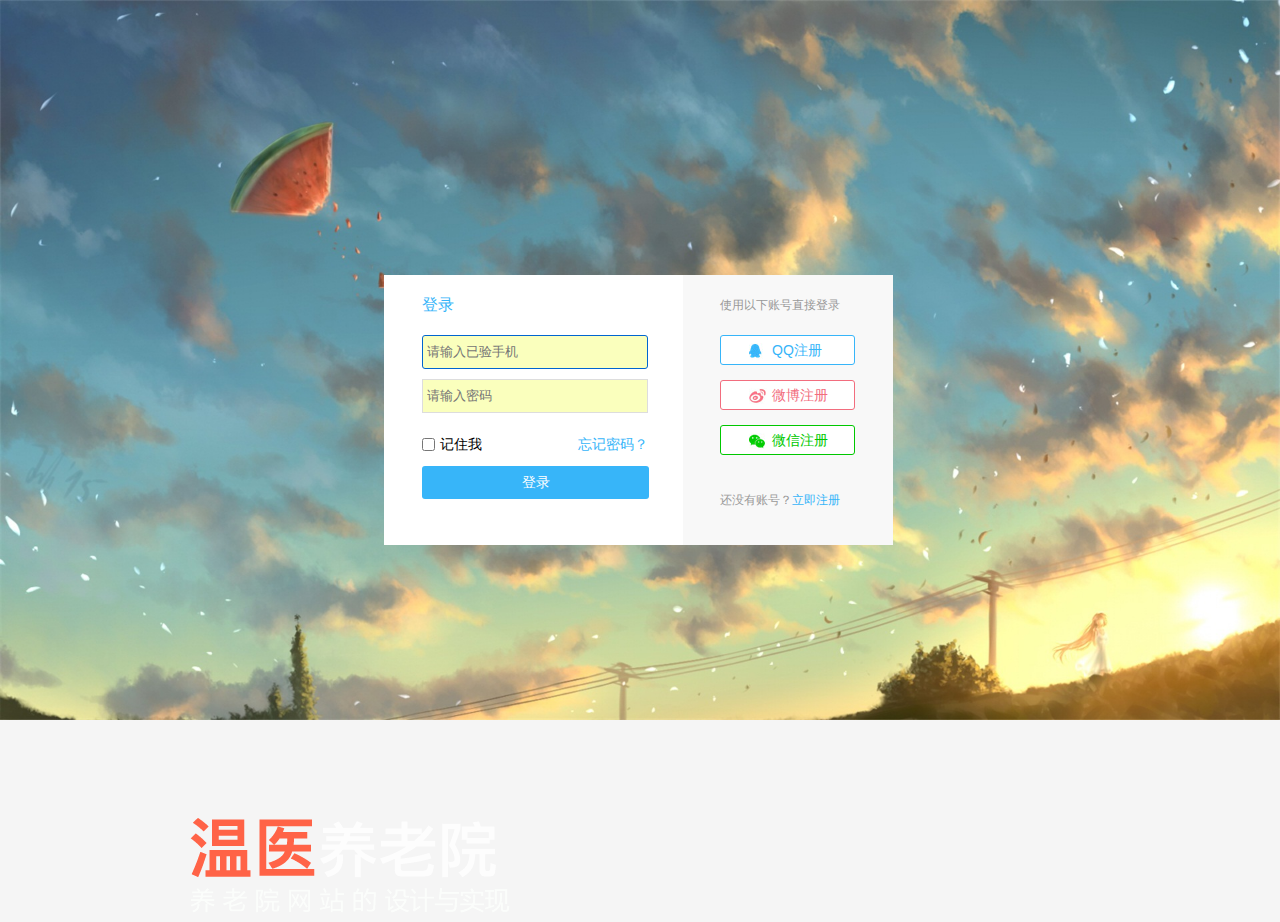
<file: bysjWeb/login.html>
<!doctype html>
<html>
<head>
	<meta charset="UTF-8">
	<title>养老院网站登录</title>
	<link rel="shortcut icon" href="images/favicon.ico"/><!--加图标-->
    <meta http-equiv="X-UA-Compatible" content="IE=edge, chrome=1">
    <link rel="stylesheet" type="text/css" href="css/reset.css"/>
    <link rel="stylesheet" type="text/css" href="css/main.css">
    <script type="text/javascript" src="js/jquery.min.js"></script>
    <script type="text/javascript" src="js/jquery.validate.min.js"></script>
    <script type="text/javascript" src="plugins/dialog.js"></script>
</head>
<body>
<div id="background"><img src="images/bg_login2.jpg" width="100%" height="100%"/></div><!--背景层-->
<div class="zhuce_body">
	<div class="logo"><a href="index.php"><img src="images/logo1.png" alt="logo" width="350" height="100" border="0"></a></div>
    <div class="zhuce_kong login_kuang">
    	<div class="zc">
        	<div class="bj_left"><!--左边输入框-->
	            <h3>登录</h3>
	       	  	  <form id="formD" name="formD" method="get" action="#" autocomplete="off">
		                <input type="text" id="username" name="username" class="kuang_txt" placeholder="请输入已验手机" autocomplete="off" onkeypress="dologin(event)">
		                <input type="password" id="password" name="password" class="kuang_txt" placeholder="请输入密码" autocomplete="off" onkeypress="dologin(event)">
		                <div>
		               		<a href="forget_pwd.html" title="忘记密码">忘记密码？</a><input id="autoFlag" name="autoFlag" type="checkbox" value=""><span>记住我</span> 
		                </div>
		                <input name="btn_denglu" type="button" id="btn_denglu" class="btn_denglu" value="登录">
		                <p id="createResult"></p>
		                <span class="save_start" style="display: none;margin-left: 50px;"> 正在登录 </span>
	              </form>
            </div>
        	<div class="bj_right">
            	<p>使用以下账号直接登录</p>
                <a href="javascript:;" class="zhuce_qq" title="QQ注册">QQ注册</a>
                <a href="javascript:;" class="zhuce_wb" title="微博注册">微博注册</a>
                <a href="javascript:;" class="zhuce_wx" title="微信注册">微信注册</a>
                <p>还没有账号？<a href="reg.html" title="立即注册">立即注册</a></p>            
            </div>
        </div>
    </div>
</div>
<script type="text/javascript"> 
$().ready(function() {
	$("#username").focus();

	$("#btn_denglu").click(function(){
		$(document).ajaxStart(function(){
			$(".save_start").css("display",'block');
			$("#createResult").css("display",'none');
		});
			var flag = $('#formD').valid();//验证表单有效性
	    	if(flag){
				$.ajax({
					type:"GET",
					//url:"login.php?username="+$("#username").val(),
					url:"doUserAction.php?act=login",
					data:{
						username:$("#username").val(),
						password:$("#password").val(),
						autoFlag:$("#autoFlag").is(':checked')
						},
					dataType:"json",
					success:function(data){
						if(data.success){
							$(".save_start").css("display",'none');
							$("#createResult").css({"display":'block',"color":"#228b22"});
							$("#createResult").html(data.msg);
							window.location="index.php";
						}
						else{
							$(".save_start").css("display",'none');
							$("#createResult").css({"display":'block',"color":"red"});
							$("#createResult").html(data.msg);
							setTimeout(function(){
								$("#createResult").css("display",'none');
							},2000);
							$("#password").val("");
						}
					},
					error:function(jqXHR){
						alert("发生错误:"+jqXHR.status);
					},
				});
			}
	});	 
		//表单验证	
	 $("#formD").validate({	
	        rules: {
			    username: {
                    required: true,
                    minlength: 2,
                    maxlength: 20
               },
			   password: {
				    required: true,
				    minlength: 2
			   },
	 		},
	        messages: 
	        {
			   username: {
                    required: '请输入用户名',
                    minlength: '账号不能小于2个字符',
                    maxlength: '账号不能超过20个字符',
                    remote: '账号不存在'
               },
			   password: {
				    required: "请输入密码",
				    minlength: jQuery.format("密码不能小于{0}个字 符")
			   }
	  		}	
	   });
	 
});
	function dologin(evt){
		evt=(evt)?evt:((window.event)?window.event:"");
		var key=evt.keyCode?evt.keyCode:evt.which;
		if(key==13){
			$("#btn_denglu").click();
		}
	}

</script>
</body>

</html>
</file>
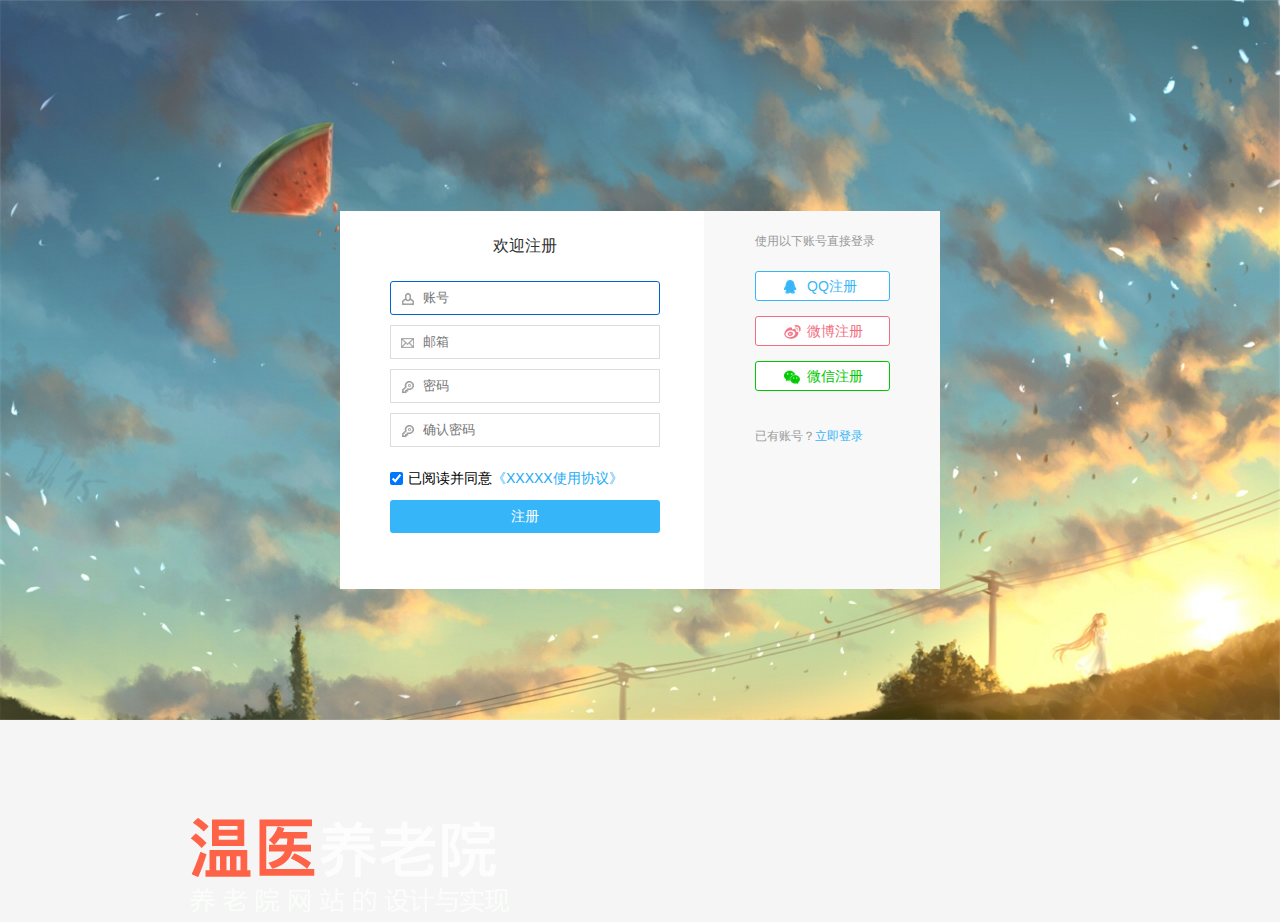
<file: bysjWeb/reg_old.html>
<!doctype html>
<html>
<head>
	<meta charset="UTF-8">
	<title>养老院网站注册</title>
	<link rel="shortcut icon" href="images/favicon.ico"/><!--加图标-->
    <meta http-equiv="X-UA-Compatible" content="IE=edge, chrome=1">
    <link rel="stylesheet" type="text/css" href="css/reset.css"/>
    <link rel="stylesheet" type="text/css" href="css/main.css"/>
    <script type="text/javascript" src="js/jquery.min.js"></script>
    <script type="text/javascript" src="js/jquery.validate.min.js"></script>
    <script type="text/javascript" src="plugins/dialog.js"></script>
</head>
<body>
<div id="background"><img src="images/bg_login2.jpg" width="100%" height="100%"/></div><!--背景层-->
<div class="zhuce_body">
	<div class="logo"><a href="index.php"><img src="images/logo1.png" width="350" height="100" border="0" title="温医养老院"></a></div>
    <div class="zhuce_kong">
    	<div class="zc">
        	<div class="bj_left">
            <h3>欢迎注册</h3>
       	  	  <form  id="formZ" name="formZ" action="#" method="post">
                <input type="text" id="username" name="username" class="kuang_txt phone" placeholder="账号">
                <input type="text" id="email" name="email" class="kuang_txt email" placeholder="邮箱">
                <input type="password" id="password" name="password" class="kuang_txt possword" placeholder="密码">
                <input type="password" id="confirm_password" name="confirm_password" class="kuang_txt possword" placeholder="确认密码">
                <!--<input name="" type="text" class="kuang_txt yanzm" placeholder="验证码">-->
                <div>
               		<input name="autoFlag" id="autoFlag" type="checkbox" checked="checked" value=""><span>已阅读并同意<a href="#" target="_blank"><span class="lan">《XXXXX使用协议》</span></a></span>
                </div>
                <input name="btn_zhuce" type="button" id="btn_zhuce" class="btn_zhuce" value="注册">
                <p id="createResult"></p>
                </form>
            </div><!--bj_left左框-->
        	<div class="bj_right">
            	<p>使用以下账号直接登录</p>
                <a href="#" class="zhuce_qq" title="QQ注册">QQ注册</a>
                <a href="#" class="zhuce_wb" title="微博注册">微博注册</a>
                <a href="#" class="zhuce_wx" title="微信注册">微信注册</a>
                <p>已有账号？<a href="login.html" title="立即登录">立即登录</a></p>
          </div><!--bj_right右框-->
        </div><!--zc注册框-->
    </div><!--zhuce_kong-->
</div><!--zhuce_body-->
<script type="text/javascript"> 
$().ready(function() {
	$("#username").focus();
	$("#username").keyup(function(){
		$.ajax({
			type:"get",
			url:"doUserAction.php?act=check",
			data:{
				username:$("#username").val()
			},
			dataType:'json',
			success:function(data){
				if(data.d==1){
					$("#createResult").html("已存在该用户名，请更换");
					$("#createResult").css("color","red");
					$("#btn_zhuce").attr("disabled","disabled");
				}
				if(data.d==2){
					$("#createResult").html("用户名可用");
					$("#createResult").css("color","#228B22");
					$("#btn_zhuce").attr("disabled",false);
				}
			},
			error:function(jqXHR){
				alert("发生错误"+jqXHR.status);
			}
		});
	});
	$("#btn_zhuce").click(function(){
		//先通过button验证表单有效性
		var flag = $('#formZ').valid();
    	if(flag){
    		var d1= dialog({
				content:'<span class=\'save_start\'>正在注册您的信息。</span>'
			});
			$(document).ajaxStart(function(){
				d1.show();					 
			});
			$.ajax({
				type:"POST",
				url:"doUserAction.php?act=reg",
				data:{
					username:$("#username").val(),
					email:$("#email").val(),
					password:$("#password").val(),
					confirm_password:$("#confirm_password").val(),
					autoFlag:$("#autoFlag").is(':checked')
					},
				dataType:"json",
				success:function(data){
					if(data.success){
						d1.close().remove();//关闭中间过度动画
						var d= dialog({
							content:'<span class=\'save_success\'>'+data.msg+'</span>'
						});
						d.show();
						setTimeout(function(){
							d.close().remove();
							window.location='login.html';
						},2500);	
					}
					else{
						d1.close().remove();//关闭中间过度动画
						var d= dialog({
							content:'<span class=\'save_failed\'>'+data.msg+'</span>',
							quickClose:true,//点击空白出快速关闭
						});
						d.show();
						setTimeout(function(){
							d.close().remove();
						},3000);
					}
				},
				error:function(jqXHR){
					alert("发生错误:"+jqXHR.status);
				},
			});
		}
	});
	$("#formZ").validate({	 	
	        rules: {
			    username: {
                    required: true,
                    minlength: 2,
                    maxlength: 10
                },
				email: {
				    required: true,
				    email: true
			   },
			   password: {
				    required: true,
				    minlength: 2
			   },
			   confirm_password: {
				    required: true,
				    minlength: 2,
				    equalTo: "#password"
			   }
	 		},
	        messages: 
	        {
			      username: {
                    required: '请输入用户名',
                    minlength: '账号不能小于2个字符',
                    maxlength: '账号不能超过10个字符',
                    remote: '账号不存在'
                },
			   email: {
				    required: "请输入Email地址",
				    email: "请输入正确的Email地址"
			   },
			   password: {
				    required: "请输入密码",
				    minlength: jQuery.format("密码不能小于{0}个字 符")
			   },
			   confirm_password: {
				    required: "请输入确认密码",
				    minlength: "确认密码不能小于2个字符",
				    equalTo: "两次输入密码不一致！"
			   }
	  		}	
	   	 });

});

</script>
</body>
</html>
</file>
<file: LBN/plugins/layui/css/layui.css>
/** layui-v1.0.9_rls MIT License By http://www.layui.com */

.layui-laypage a,
a {
	text-decoration: none
}

.layui-btn,
.layui-inline,
img {
	vertical-align: middle
}

.layui-btn,
.layui-unselect {
	-webkit-user-select: none;
	-ms-user-select: none;
	-moz-user-select: none
}

.layui-btn,
.layui-tree li i,
.layui-unselect {
	-moz-user-select: none
}

blockquote,
body,
button,
dd,
div,
dl,
dt,
form,
h1,
h2,
h3,
h4,
h5,
h6,
input,
li,
ol,
p,
pre,
td,
textarea,
th,
ul {
	margin: 0;
	padding: 0;
	-webkit-tap-highlight-color: rgba(0, 0, 0, 0)
}

a:active,
a:hover {
	outline: 0
}

img {
	display: inline-block;
	border: none
}

li {
	list-style: none
}

table {
	border-collapse: collapse;
	border-spacing: 0
}

h1,
h2,
h3 {
	font-size: 14px;
	font-weight: 400
}

h4,
h5,
h6 {
	font-size: 100%;
	font-weight: 400
}

button,
input,
optgroup,
option,
select,
textarea {
	font-family: inherit;
	font-size: inherit;
	font-style: inherit;
	font-weight: inherit;
	outline: 0
}

pre {
	white-space: pre-wrap;
	white-space: -moz-pre-wrap;
	white-space: -pre-wrap;
	white-space: -o-pre-wrap;
	word-wrap: break-word
}

::-webkit-scrollbar {
	width: 10px;
	height: 10px
}

::-webkit-scrollbar-button:vertical {
	display: none
}

::-webkit-scrollbar-corner,
::-webkit-scrollbar-track {
	background-color: #e2e2e2
}

::-webkit-scrollbar-thumb {
	border-radius: 0;
	background-color: rgba(0, 0, 0, .3)
}

::-webkit-scrollbar-thumb:vertical:hover {
	background-color: rgba(0, 0, 0, .35)
}

::-webkit-scrollbar-thumb:vertical:active {
	background-color: rgba(0, 0, 0, .38)
}

@font-face {
	font-family: layui-icon;
	src: url(../font/iconfont.eot?v=1.0.9);
	src: url(../font/iconfont.eot?v=1.0.9#iefix) format('embedded-opentype'), url(../font/iconfont.svg?v=1.0.9#iconfont) format('svg'), url(../font/iconfont.woff?v=1.0.9) format('woff'), url(../font/iconfont.ttf?v=1.0.9) format('truetype')
}

.layui-icon {
	font-family: layui-icon!important;
	font-size: 16px;
	font-style: normal;
	-webkit-font-smoothing: antialiased;
	-moz-osx-font-smoothing: grayscale
}

body {
	line-height: 24px;
	font: 14px Helvetica Neue, Helvetica, PingFang SC, \5FAE\8F6F\96C5\9ED1, Tahoma, Arial, sans-serif
}

hr {
	height: 1px;
	margin: 10px 0;
	border: 0;
	background-color: #e2e2e2;
	clear: both
}

a {
	color: #333
}

a:hover {
	color: #777
}

a cite {
	font-style: normal;
	*cursor: pointer
}

.layui-box,
.layui-box * {
	-webkit-box-sizing: content-box!important;
	-moz-box-sizing: content-box!important;
	box-sizing: content-box!important
}

.layui-border-box,
.layui-border-box * {
	-webkit-box-sizing: border-box!important;
	-moz-box-sizing: border-box!important;
	box-sizing: border-box!important
}

.layui-clear {
	clear: both;
	*zoom: 1
}

.layui-clear:after {
	content: '\20';
	clear: both;
	*zoom: 1;
	display: block;
	height: 0
}

.layui-inline {
	position: relative;
	display: inline-block;
	*display: inline;
	*zoom: 1
}

.layui-edge {
	position: absolute;
	width: 0;
	height: 0;
	border-style: dashed;
	border-color: transparent;
	overflow: hidden
}

.layui-elip {
	text-overflow: ellipsis;
	overflow: hidden;
	white-space: nowrap
}

.layui-disabled,
.layui-disabled:hover {
	color: #d2d2d2!important;
	cursor: not-allowed!important
}

.layui-circle {
	border-radius: 100%
}

.layui-show {
	display: block!important
}

.layui-hide {
	display: none!important
}

.layui-main {
	position: relative;
	width: 1140px;
	margin: 0 auto
}

.layui-header {
	position: relative;
	z-index: 1000;
	height: 60px
}

.layui-header a:hover {
	transition: all .5s;
	-webkit-transition: all .5s
}

.layui-side {
	position: fixed;
	top: 0;
	bottom: 0;
	z-index: 999;
	width: 200px;
	overflow-x: hidden
}

.layui-side-scroll {
	width: 220px;
	height: 100%;
	overflow-x: hidden
}

.layui-body {
	position: absolute;
	left: 200px;
	right: 0;
	top: 0;
	bottom: 0;
	z-index: 998;
	width: auto;
	overflow: hidden;
	overflow-y: auto;
	-webkit-box-sizing: border-box;
	-moz-box-sizing: border-box;
	box-sizing: border-box
}

.layui-layout-admin .layui-header {
	background-color: #23262E
}

.layui-layout-admin .layui-side {
	top: 60px;
	width: 200px;
	overflow-x: hidden
}

.layui-layout-admin .layui-body {
	top: 60px;
	bottom: 44px
}

.layui-layout-admin .layui-main {
	width: auto;
	margin: 0 15px
}

.layui-layout-admin .layui-footer {
	position: fixed;
	left: 200px;
	right: 0;
	bottom: 0;
	height: 44px;
	background-color: #eee
}

.layui-btn,
.layui-input,
.layui-select,
.layui-textarea,
.layui-upload-button {
	outline: 0;
	-webkit-transition: border-color .3s cubic-bezier(.65, .05, .35, .5);
	transition: border-color .3s cubic-bezier(.65, .05, .35, .5);
	-webkit-box-sizing: border-box!important;
	-moz-box-sizing: border-box!important;
	box-sizing: border-box!important
}

.layui-elem-quote {
	margin-bottom: 10px;
	padding: 15px;
	line-height: 22px;
	border-left: 5px solid #009688;
	border-radius: 0 2px 2px 0;
	background-color: #f2f2f2
}

.layui-quote-nm {
	border-color: #e2e2e2;
	border-style: solid;
	border-width: 1px 1px 1px 5px;
	background: 0 0
}

.layui-elem-field {
	margin-bottom: 10px;
	padding: 0;
	border: 1px solid #e2e2e2
}

.layui-elem-field legend {
	margin-left: 20px;
	padding: 0 10px;
	font-size: 20px;
	font-weight: 300
}

.layui-field-title {
	margin: 10px 0 20px;
	border: none;
	border-top: 1px solid #e2e2e2
}

.layui-field-box {
	padding: 10px 15px
}

.layui-field-title .layui-field-box {
	padding: 10px 0
}

.layui-progress {
	position: relative;
	height: 6px;
	border-radius: 20px;
	background-color: #e2e2e2
}

.layui-progress-bar {
	position: absolute;
	width: 0;
	max-width: 100%;
	height: 6px;
	border-radius: 20px;
	text-align: right;
	background-color: #5FB878;
	transition: all .3s;
	-webkit-transition: all .3s
}

.layui-progress-big,
.layui-progress-big .layui-progress-bar {
	height: 18px;
	line-height: 18px
}

.layui-progress-text {
	position: relative;
	top: -18px;
	line-height: 18px;
	font-size: 12px;
	color: #666
}

.layui-progress-big .layui-progress-text {
	position: static;
	padding: 0 10px;
	color: #fff
}

.layui-collapse {
	border: 1px solid #e2e2e2;
	border-radius: 2px
}

.layui-colla-item {
	border-top: 1px solid #e2e2e2
}

.layui-colla-item:first-child {
	border-top: none
}

.layui-colla-title {
	position: relative;
	height: 42px;
	line-height: 42px;
	padding: 0 15px 0 35px;
	color: #333;
	background-color: #f2f2f2;
	cursor: pointer
}

.layui-colla-content {
	display: none;
	padding: 10px 15px;
	line-height: 22px;
	border-top: 1px solid #e2e2e2;
	color: #666
}

.layui-colla-icon {
	position: absolute;
	left: 15px;
	top: 0;
	font-size: 14px
}

.layui-bg-red {
	background-color: #FF5722
}

.layui-bg-orange {
	background-color: #F7B824
}

.layui-bg-green {
	background-color: #009688
}

.layui-bg-cyan {
	background-color: #2F4056
}

.layui-bg-blue {
	background-color: #1E9FFF
}

.layui-bg-black {
	background-color: #393D49
}

.layui-bg-gray {
	background-color: #eee
}

.layui-word-aux {
	font-size: 12px;
	color: #999;
	padding: 0 5px
}

.layui-btn {
	display: inline-block;
	height: 38px;
	line-height: 38px;
	padding: 0 18px;
	background-color: #009688;
	color: #fff;
	white-space: nowrap;
	text-align: center;
	font-size: 14px;
	border: none;
	border-radius: 2px;
	cursor: pointer;
	opacity: .9;
	filter: alpha(opacity=90)
}

.layui-btn:hover {
	opacity: .8;
	filter: alpha(opacity=80);
	color: #fff
}

.layui-btn:active {
	opacity: 1;
	filter: alpha(opacity=100)
}

.layui-btn+.layui-btn {
	margin-left: 10px
}

.layui-btn-radius {
	border-radius: 100px
}

.layui-btn .layui-icon {
	font-size: 18px;
	vertical-align: bottom
}

.layui-btn-primary {
	border: 1px solid #C9C9C9;
	background-color: #fff;
	color: #555
}

.layui-btn-primary:hover {
	border-color: #009688;
	color: #333
}

.layui-btn-normal {
	background-color: #1E9FFF
}

.layui-btn-warm {
	background-color: #F7B824
}

.layui-btn-danger {
	background-color: #FF5722
}

.layui-btn-disabled,
.layui-btn-disabled:active,
.layui-btn-disabled:hover {
	border: 1px solid #e6e6e6;
	background-color: #FBFBFB;
	color: #C9C9C9;
	cursor: not-allowed;
	opacity: 1
}

.layui-btn-big {
	height: 44px;
	line-height: 44px;
	padding: 0 25px;
	font-size: 16px
}

.layui-btn-small {
	height: 30px;
	line-height: 30px;
	padding: 0 10px;
	font-size: 12px
}

.layui-btn-small i {
	font-size: 16px!important
}

.layui-btn-mini {
	height: 22px;
	line-height: 22px;
	padding: 0 5px;
	font-size: 12px
}

.layui-btn-mini i {
	font-size: 14px!important
}

.layui-btn-group {
	display: inline-block;
	vertical-align: middle;
	font-size: 0
}

.layui-btn-group .layui-btn {
	margin-left: 0!important;
	margin-right: 0!important;
	border-left: 1px solid rgba(255, 255, 255, .5);
	border-radius: 0
}

.layui-btn-group .layui-btn-primary {
	border-left: none
}

.layui-btn-group .layui-btn-primary:hover {
	border-color: #C9C9C9;
	color: #009688
}

.layui-btn-group .layui-btn:first-child {
	border-left: none;
	border-radius: 2px 0 0 2px
}

.layui-btn-group .layui-btn-primary:first-child {
	border-left: 1px solid #c9c9c9
}

.layui-btn-group .layui-btn:last-child {
	border-radius: 0 2px 2px 0
}

.layui-btn-group .layui-btn+.layui-btn {
	margin-left: 0
}

.layui-btn-group+.layui-btn-group {
	margin-left: 10px
}

.layui-input,
.layui-select,
.layui-textarea {
	height: 38px;
	line-height: 38px;
	line-height: 36px\9;
	border: 1px solid #e6e6e6;
	background-color: #fff;
	border-radius: 2px
}

.layui-form-label,
.layui-form-mid,
.layui-textarea {
	line-height: 20px;
	position: relative
}

.layui-input,
.layui-textarea {
	display: block;
	width: 100%;
	padding-left: 10px
}

.layui-input:hover,
.layui-textarea:hover {
	border-color: #D2D2D2!important
}

.layui-input:focus,
.layui-textarea:focus {
	border-color: #C9C9C9!important
}

.layui-textarea {
	min-height: 100px;
	height: auto;
	padding: 6px 10px;
	resize: vertical
}

.layui-select {
	padding: 0 10px
}

.layui-form input[type=checkbox],
.layui-form input[type=radio],
.layui-form select {
	display: none
}

.layui-form-item {
	margin-bottom: 15px;
	clear: both;
	*zoom: 1
}

.layui-form-item:after {
	content: '\20';
	clear: both;
	*zoom: 1;
	display: block;
	height: 0
}

.layui-form-label {
	float: left;
	display: block;
	padding: 9px 15px;
	width: 80px;
	font-weight: 400;
	text-align: right
}

.layui-form-item .layui-inline {
	margin-bottom: 5px;
	margin-right: 10px
}

.layui-input-block,
.layui-input-inline {
	position: relative
}

.layui-input-block {
	margin-left: 110px;
	min-height: 36px
}

.layui-input-inline {
	display: inline-block;
	vertical-align: middle
}

.layui-form-item .layui-input-inline {
	float: left;
	width: 190px;
	margin-right: 10px
}

.layui-form-text .layui-input-inline {
	width: auto
}

.layui-form-mid {
	float: left;
	display: block;
	padding: 8px 0;
	margin-right: 10px
}

.layui-form-danger+.layui-form-select .layui-input,
.layui-form-danger:focus {
	border: 1px solid #FF5722!important
}

.layui-form-select {
	position: relative
}

.layui-form-select .layui-input {
	padding-right: 30px;
	cursor: pointer
}

.layui-form-select .layui-edge {
	position: absolute;
	right: 10px;
	top: 50%;
	margin-top: -3px;
	cursor: pointer;
	border-width: 6px;
	border-top-color: #c2c2c2;
	border-top-style: solid;
	transition: all .3s;
	-webkit-transition: all .3s
}

.layui-form-select dl {
	display: none;
	position: absolute;
	left: 0;
	top: 42px;
	padding: 5px 0;
	z-index: 999;
	min-width: 100%;
	border: 1px solid #d2d2d2;
	max-height: 300px;
	overflow-y: auto;
	background-color: #fff;
	border-radius: 2px;
	box-shadow: 0 2px 4px rgba(0, 0, 0, .12);
	box-sizing: border-box
}

.layui-form-select dl dd,
.layui-form-select dl dt {
	padding: 0 10px;
	line-height: 36px;
	white-space: nowrap;
	overflow: hidden;
	text-overflow: ellipsis
}

.layui-form-select dl dt {
	font-size: 12px;
	color: #999
}

.layui-form-select dl dd {
	cursor: pointer
}

.layui-form-select dl dd:hover {
	background-color: #f2f2f2
}

.layui-form-select .layui-select-group dd {
	padding-left: 20px
}

.layui-form-select dl dd.layui-this {
	background-color: #5FB878;
	color: #fff
}

.layui-form-checkbox,
.layui-form-select dl dd.layui-disabled {
	background-color: #fff
}

.layui-form-selected dl {
	display: block
}

.layui-form-checkbox,
.layui-form-checkbox *,
.layui-form-radio,
.layui-form-radio *,
.layui-form-switch {
	display: inline-block;
	vertical-align: middle
}

.layui-form-selected .layui-edge {
	margin-top: -9px;
	-webkit-transform: rotate(180deg);
	transform: rotate(180deg);
	margin-top: -3px\9
}

:root .layui-form-selected .layui-edge {
	margin-top: -9px\0/IE9
}

.layui-select-none {
	margin: 5px 0;
	text-align: center;
	color: #999
}

.layui-select-disabled .layui-disabled {
	border-color: #eee!important
}

.layui-select-disabled .layui-edge {
	border-top-color: #d2d2d2
}

.layui-form-checkbox {
	position: relative;
	height: 30px;
	line-height: 28px;
	margin-right: 10px;
	padding-right: 30px;
	border: 1px solid #d2d2d2;
	cursor: pointer;
	font-size: 0;
	border-radius: 2px;
	-webkit-transition: .1s linear;
	transition: .1s linear;
	box-sizing: border-box!important
}

.layui-form-checkbox:hover {
	border: 1px solid #c2c2c2
}

.layui-form-checkbox span {
	padding: 0 10px;
	height: 100%;
	font-size: 14px;
	background-color: #d2d2d2;
	color: #fff;
	overflow: hidden;
	white-space: nowrap;
	text-overflow: ellipsis
}

.layui-form-checkbox:hover span {
	background-color: #c2c2c2
}

.layui-form-checkbox i {
	position: absolute;
	right: 0;
	width: 30px;
	color: #fff;
	font-size: 20px;
	text-align: center
}

.layui-form-checkbox:hover i {
	color: #c2c2c2
}

.layui-form-checked,
.layui-form-checked:hover {
	border-color: #5FB878
}

.layui-form-checked span,
.layui-form-checked:hover span {
	background-color: #5FB878
}

.layui-form-checked i,
.layui-form-checked:hover i {
	color: #5FB878
}

.layui-form-item .layui-form-checkbox {
	margin-top: 4px
}

.layui-form-checkbox[lay-skin=primary] {
	height: auto!important;
	line-height: normal!important;
	border: none!important;
	margin-right: 0;
	padding-right: 0;
	background: 0 0
}

.layui-form-checkbox[lay-skin=primary] span {
	float: right;
	padding-right: 15px;
	line-height: 18px;
	background: 0 0;
	color: #666
}

.layui-form-checkbox[lay-skin=primary] i {
	position: relative;
	top: 0;
	width: 16px;
	line-height: 16px;
	border: 1px solid #d2d2d2;
	font-size: 12px;
	border-radius: 2px;
	background-color: #fff;
	-webkit-transition: .1s linear;
	transition: .1s linear
}

.layui-form-checkbox[lay-skin=primary]:hover i {
	border-color: #5FB878;
	color: #fff
}

.layui-form-checked[lay-skin=primary] i {
	border-color: #5FB878;
	background-color: #5FB878;
	color: #fff
}

.layui-checkbox-disbaled[lay-skin=primary] span {
	background: 0 0!important
}

.layui-checkbox-disbaled[lay-skin=primary]:hover i {
	border-color: #d2d2d2
}

.layui-form-item .layui-form-checkbox[lay-skin=primary] {
	margin-top: 10px
}

.layui-form-switch {
	position: relative;
	height: 22px;
	line-height: 22px;
	width: 42px;
	padding: 0 5px;
	margin-top: 8px;
	border: 1px solid #d2d2d2;
	border-radius: 20px;
	cursor: pointer;
	background-color: #fff;
	-webkit-transition: .1s linear;
	transition: .1s linear
}

.layui-form-switch i {
	position: absolute;
	left: 5px;
	top: 3px;
	width: 16px;
	height: 16px;
	border-radius: 20px;
	background-color: #d2d2d2;
	-webkit-transition: .1s linear;
	transition: .1s linear
}

.layui-form-switch em {
	position: absolute;
	right: 5px;
	top: 0;
	width: 25px;
	padding: 0!important;
	text-align: center!important;
	color: #999!important;
	font-style: normal!important;
	font-size: 12px
}

.layui-form-onswitch {
	border-color: #5FB878;
	background-color: #5FB878
}

.layui-form-onswitch i {
	left: 32px;
	background-color: #fff
}

.layui-form-onswitch em {
	left: 5px;
	right: auto;
	color: #fff!important
}

.layui-checkbox-disbaled {
	border-color: #e2e2e2!important
}

.layui-checkbox-disbaled span {
	background-color: #e2e2e2!important
}

.layui-checkbox-disbaled:hover i {
	color: #fff!important
}

.layui-form-radio {
	line-height: 28px;
	margin: 6px 10px 0 0;
	padding-right: 10px;
	cursor: pointer;
	font-size: 0
}

.layui-form-radio i {
	margin-right: 8px;
	font-size: 22px;
	color: #c2c2c2
}

.layui-form-radio span {
	font-size: 14px
}

.layui-form-radio i:hover,
.layui-form-radioed i {
	color: #5FB878
}

.layui-radio-disbaled i {
	color: #e2e2e2!important
}

.layui-form-pane .layui-form-label {
	width: 110px;
	padding: 8px 15px;
	height: 38px;
	line-height: 20px;
	border: 1px solid #e6e6e6;
	border-radius: 2px 0 0 2px;
	text-align: center;
	background-color: #FBFBFB;
	overflow: hidden;
	white-space: nowrap;
	text-overflow: ellipsis;
	-webkit-box-sizing: border-box!important;
	-moz-box-sizing: border-box!important;
	box-sizing: border-box!important
}

.layui-form-pane .layui-input-inline {
	margin-left: -1px
}

.layui-form-pane .layui-input-block {
	margin-left: 110px;
	left: -1px
}

.layui-form-pane .layui-input {
	border-radius: 0 2px 2px 0
}

.layui-form-pane .layui-form-text .layui-form-label {
	float: none;
	width: 100%;
	border-right: 1px solid #e6e6e6;
	border-radius: 2px;
	-webkit-box-sizing: border-box!important;
	-moz-box-sizing: border-box!important;
	box-sizing: border-box!important;
	text-align: left
}

.layui-laypage button,
.layui-laypage input,
.layui-nav {
	-webkit-box-sizing: border-box!important;
	-moz-box-sizing: border-box!important
}

.layui-form-pane .layui-form-text .layui-input-inline {
	display: block;
	margin: 0;
	top: -1px;
	clear: both
}

.layui-form-pane .layui-form-text .layui-input-block {
	margin: 0;
	left: 0;
	top: -1px
}

.layui-form-pane .layui-form-text .layui-textarea {
	min-height: 100px;
	border-radius: 0 0 2px 2px
}

.layui-form-pane .layui-form-checkbox {
	margin: 4px 0 4px 10px
}

.layui-form-pane .layui-form-radio,
.layui-form-pane .layui-form-switch {
	margin-top: 6px;
	margin-left: 10px
}

.layui-form-pane .layui-form-item[pane] {
	position: relative;
	border: 1px solid #e6e6e6
}

.layui-form-pane .layui-form-item[pane] .layui-form-label {
	position: absolute;
	left: 0;
	top: 0;
	height: 100%;
	border-width: 0 1px 0 0
}

.layui-form-pane .layui-form-item[pane] .layui-input-inline {
	margin-left: 110px
}

.layui-layedit {
	border: 1px solid #d2d2d2;
	border-radius: 2px
}

.layui-layedit-tool {
	padding: 3px 5px;
	border-bottom: 1px solid #e2e2e2;
	font-size: 0
}

.layedit-tool-fixed {
	position: fixed;
	top: 0;
	border-top: 1px solid #e2e2e2
}

.layui-layedit-tool .layedit-tool-mid,
.layui-layedit-tool .layui-icon {
	display: inline-block;
	vertical-align: middle;
	text-align: center;
	font-size: 14px
}

.layui-layedit-tool .layui-icon {
	position: relative;
	width: 32px;
	height: 30px;
	line-height: 30px;
	margin: 3px 5px;
	color: #777;
	cursor: pointer;
	border-radius: 2px
}

.layui-layedit-tool .layui-icon:hover {
	color: #393D49
}

.layui-layedit-tool .layui-icon:active {
	color: #000
}

.layui-layedit-tool .layedit-tool-active {
	background-color: #e2e2e2;
	color: #000
}

.layui-layedit-tool .layui-disabled,
.layui-layedit-tool .layui-disabled:hover {
	color: #d2d2d2;
	cursor: not-allowed
}

.layui-layedit-tool .layedit-tool-mid {
	width: 1px;
	height: 18px;
	margin: 0 10px;
	background-color: #d2d2d2
}

.layedit-tool-html {
	width: 50px!important;
	font-size: 30px!important
}

.layedit-tool-b,
.layedit-tool-code,
.layedit-tool-help {
	font-size: 16px!important
}

.layedit-tool-d,
.layedit-tool-face,
.layedit-tool-image,
.layedit-tool-unlink {
	font-size: 18px!important
}

.layedit-tool-image input {
	position: absolute;
	font-size: 0;
	left: 0;
	top: 0;
	width: 100%;
	height: 100%;
	opacity: .01;
	filter: Alpha(opacity=1);
	cursor: pointer
}

.layui-layedit-iframe iframe {
	display: block;
	width: 100%
}

#LAY_layedit_code {
	overflow: hidden
}

.layui-table {
	width: 100%;
	margin: 10px 0;
	background-color: #fff
}

.layui-table tr {
	transition: all .3s;
	-webkit-transition: all .3s
}

.layui-table thead tr {
	background-color: #f2f2f2
}

.layui-table th {
	text-align: left
}

.layui-table td,
.layui-table th {
	padding: 9px 15px;
	min-height: 20px;
	line-height: 20px;
	border: 1px solid #e2e2e2;
	font-size: 14px
}

.layui-table tr:hover,
.layui-table[lay-even] tr:nth-child(even) {
	background-color: #f8f8f8
}

.layui-table[lay-skin=line],
.layui-table[lay-skin=row] {
	border: 1px solid #e2e2e2
}

.layui-table[lay-skin=line] td,
.layui-table[lay-skin=line] th {
	border: none;
	border-bottom: 1px solid #e2e2e2
}

.layui-table[lay-skin=row] td,
.layui-table[lay-skin=row] th {
	border: none;
	border-right: 1px solid #e2e2e2
}

.layui-table[lay-skin=nob] td,
.layui-table[lay-skin=nob] th {
	border: none
}

.layui-upload-button {
	position: relative;
	display: inline-block;
	vertical-align: middle;
	min-width: 60px;
	height: 38px;
	line-height: 38px;
	border: 1px solid #DFDFDF;
	border-radius: 2px;
	overflow: hidden;
	background-color: #fff;
	color: #666
}

.layui-upload-button:hover {
	border: 1px solid #aaa;
	color: #333
}

.layui-upload-button:active {
	border: 1px solid #4CAF50;
	color: #000
}

.layui-upload-button input,
.layui-upload-file {
	opacity: .01;
	filter: Alpha(opacity=1);
	cursor: pointer
}

.layui-upload-button input {
	position: absolute;
	left: 0;
	top: 0;
	z-index: 10;
	font-size: 100px;
	width: 100%;
	height: 100%
}

.layui-upload-icon {
	display: block;
	margin: 0 15px;
	text-align: center
}

.layui-upload-icon i {
	margin-right: 5px;
	vertical-align: top;
	font-size: 20px;
	color: #5FB878
}

.layui-upload-iframe {
	position: absolute;
	width: 0;
	height: 0;
	border: 0;
	visibility: hidden
}

.layui-upload-enter {
	border: 1px solid #009E94;
	background-color: #009E94;
	color: #fff;
	-webkit-transform: scale(1.1);
	transform: scale(1.1)
}

.layui-upload-enter .layui-upload-icon,
.layui-upload-enter .layui-upload-icon i {
	color: #fff
}

.layui-flow-more {
	margin: 10px 0;
	text-align: center;
	color: #999;
	font-size: 14px
}

.layui-flow-more a {
	height: 32px;
	line-height: 32px
}

.layui-flow-more a * {
	display: inline-block;
	vertical-align: top
}

.layui-flow-more a cite {
	padding: 0 20px;
	border-radius: 3px;
	background-color: #eee;
	color: #333;
	font-style: normal
}

.layui-flow-more a cite:hover {
	opacity: .8
}

.layui-flow-more a i {
	font-size: 30px;
	color: #737383
}

.layui-laypage {
	display: inline-block;
	*display: inline;
	*zoom: 1;
	vertical-align: middle;
	margin: 10px 0;
	font-size: 0
}

.layui-laypage>:first-child,
.layui-laypage>:first-child em {
	border-radius: 2px 0 0 2px
}

.layui-laypage>:last-child,
.layui-laypage>:last-child em {
	border-radius: 0 2px 2px 0
}

.layui-laypage a,
.layui-laypage span {
	display: inline-block;
	*display: inline;
	*zoom: 1;
	vertical-align: middle;
	padding: 0 15px;
	border: 1px solid #e2e2e2;
	height: 28px;
	line-height: 28px;
	margin: 0 -1px 5px 0;
	background-color: #fff;
	color: #333;
	font-size: 12px
}

.layui-laypage em {
	font-style: normal
}

.layui-laypage span {
	color: #999;
	font-weight: 700
}

.layui-laypage .layui-laypage-curr {
	position: relative
}

.layui-laypage .layui-laypage-curr em {
	position: relative;
	color: #fff;
	font-weight: 400
}

.layui-laypage .layui-laypage-curr .layui-laypage-em {
	position: absolute;
	left: -1px;
	top: -1px;
	padding: 1px;
	width: 100%;
	height: 100%;
	background-color: #009688
}

.layui-laypage-em {
	border-radius: 2px
}

.layui-laypage-next em,
.layui-laypage-prev em {
	font-family: Sim sun;
	font-size: 16px
}

.layui-laypage .layui-laypage-total {
	height: 30px;
	line-height: 30px;
	margin-left: 1px;
	border: none;
	font-weight: 400
}

.layui-laypage button,
.layui-laypage input {
	height: 30px;
	line-height: 30px;
	border: 1px solid #e2e2e2;
	border-radius: 2px;
	vertical-align: top;
	background-color: #fff;
	box-sizing: border-box!important
}

.layui-laypage input {
	width: 50px;
	margin: 0 5px;
	text-align: center
}

.layui-laypage button {
	margin-left: 5px;
	padding: 0 15px;
	cursor: pointer
}

.layui-code {
	position: relative;
	margin: 10px 0;
	padding: 15px;
	line-height: 20px;
	border: 1px solid #ddd;
	border-left-width: 6px;
	background-color: #F2F2F2;
	color: #333;
	font-family: Courier New;
	font-size: 12px
}

.layui-tree {
	line-height: 26px
}

.layui-tree li {
	text-overflow: ellipsis;
	overflow: hidden;
	white-space: nowrap
}

.layui-tree li .layui-tree-spread,
.layui-tree li a {
	display: inline-block;
	vertical-align: top;
	height: 26px;
	*display: inline;
	*zoom: 1;
	cursor: pointer
}

.layui-tree li a {
	font-size: 0
}

.layui-tree li a i {
	font-size: 16px
}

.layui-tree li a cite {
	padding: 0 6px;
	font-size: 14px;
	font-style: normal
}

.layui-tree li i {
	padding-left: 6px;
	color: #333
}

.layui-tree li .layui-tree-check {
	font-size: 13px
}

.layui-tree li .layui-tree-check:hover {
	color: #009E94
}

.layui-tree li ul {
	display: none;
	margin-left: 20px
}

.layui-tree li .layui-tree-enter {
	line-height: 24px;
	border: 1px dotted #000
}

.layui-tree-drag {
	display: none;
	position: absolute;
	left: -666px;
	top: -666px;
	background-color: #f2f2f2;
	padding: 5px 10px;
	border: 1px dotted #000;
	white-space: nowrap
}

.layui-tree-drag i {
	padding-right: 5px
}

.layui-nav {
	position: relative;
	padding: 0 20px;
	background-color: #393D49;
	color: #c2c2c2;
	border-radius: 2px;
	font-size: 0;
	box-sizing: border-box!important
}

.layui-nav * {
	font-size: 14px
}

.layui-nav .layui-nav-item {
	position: relative;
	display: inline-block;
	*display: inline;
	*zoom: 1;
	vertical-align: middle;
	line-height: 60px
}

.layui-nav .layui-nav-item a {
	display: block;
	padding: 0 20px;
	color: #c2c2c2;
	transition: all .3s;
	-webkit-transition: all .3s
}

.layui-nav .layui-this:after,
.layui-nav-bar,
.layui-nav-tree .layui-nav-itemed:after {
	position: absolute;
	left: 0;
	top: 0;
	width: 0;
	height: 5px;
	background-color: #5FB878;
	transition: all .2s;
	-webkit-transition: all .2s
}

.layui-nav-bar {
	z-index: 1000
}

.layui-nav .layui-nav-item a:hover,
.layui-nav .layui-this a {
	color: #fff
}

.layui-nav .layui-this:after {
	content: '';
	top: auto;
	bottom: 0;
	width: 100%
}

.layui-nav .layui-nav-more {
	content: '';
	width: 0;
	height: 0;
	border-style: solid dashed dashed;
	border-color: #c2c2c2 transparent transparent;
	overflow: hidden;
	cursor: pointer;
	transition: all .2s;
	-webkit-transition: all .2s;
	position: absolute;
	top: 28px;
	right: 3px;
	border-width: 6px
}

.layui-nav .layui-nav-mored,
.layui-nav-itemed .layui-nav-more {
	top: 22px;
	border-style: dashed dashed solid;
	border-color: transparent transparent #c2c2c2
}

.layui-nav-child {
	display: none;
	position: absolute;
	left: 0;
	top: 65px;
	min-width: 100%;
	line-height: 36px;
	padding: 5px 0;
	box-shadow: 0 2px 4px rgba(0, 0, 0, .12);
	border: 1px solid #d2d2d2;
	background-color: #fff;
	z-index: 100;
	border-radius: 2px;
	white-space: nowrap
}

.layui-nav .layui-nav-child a {
	color: #333
}

.layui-nav .layui-nav-child a:hover {
	background-color: #f2f2f2;
	color: #333
}

.layui-nav-child dd {
	position: relative
}

.layui-nav-child dd.layui-this {
	background-color: #5FB878;
	color: #fff
}

.layui-nav-child dd.layui-this a {
	color: #fff
}

.layui-nav-child dd.layui-this:after {
	display: none
}

.layui-nav-tree {
	width: 200px;
	padding: 0
}

.layui-nav-tree .layui-nav-item {
	display: block;
	width: 100%;
	line-height: 45px
}

.layui-nav-tree .layui-nav-item a {
	height: 45px;
	text-overflow: ellipsis;
	overflow: hidden;
	white-space: nowrap
}

.layui-nav-tree .layui-nav-item a:hover {
	background-color: #4E5465
}

.layui-nav-tree .layui-nav-child dd.layui-this,
.layui-nav-tree .layui-this,
.layui-nav-tree .layui-this>a,
.layui-nav-tree .layui-this>a:hover {
	background-color: #009688;
	color: #fff
}

.layui-nav-tree .layui-this:after {
	display: none
}

.layui-nav-itemed>a,
.layui-nav-tree .layui-nav-title a,
.layui-nav-tree .layui-nav-title a:hover {
	background-color: #2B2E37!important;
	color: #fff!important
}

.layui-nav-tree .layui-nav-bar {
	width: 5px;
	height: 0;
	background-color: #009688
}

.layui-nav-tree .layui-nav-child {
	position: relative;
	z-index: 0;
	top: 0;
	border: none;
	box-shadow: none
}

.layui-nav-tree .layui-nav-child a {
	height: 40px;
	line-height: 40px;
	color: #c2c2c2
}

.layui-nav-tree .layui-nav-child,
.layui-nav-tree .layui-nav-child a:hover {
	background: 0 0;
	color: #fff
}

.layui-nav-tree .layui-nav-more {
	top: 20px;
	right: 10px
}

.layui-nav-itemed .layui-nav-more {
	top: 14px
}

.layui-nav-itemed .layui-nav-child {
	display: block;
	padding: 0
}

.layui-nav-side {
	position: fixed;
	top: 0;
	bottom: 0;
	left: 0;
	overflow-x: hidden;
	z-index: 999
}

.layui-breadcrumb {
	visibility: hidden;
	font-size: 0
}

.layui-breadcrumb a {
	padding-right: 8px;
	line-height: 22px;
	font-size: 14px;
	color: #333!important
}

.layui-breadcrumb a:hover {
	color: #01AAED!important
}

.layui-breadcrumb a cite,
.layui-breadcrumb a span {
	color: #666;
	cursor: text;
	font-style: normal
}

.layui-breadcrumb a span {
	padding-left: 8px;
	font-family: Sim sun
}

.layui-tab {
	margin: 10px 0;
	text-align: left!important
}

.layui-fixbar li,
.layui-tab-bar,
.layui-tab-title li,
.layui-util-face ul li {
	cursor: pointer;
	text-align: center
}

.layui-tab[overflow]>.layui-tab-title {
	overflow: hidden
}

.layui-tab-title {
	position: relative;
	left: 0;
	height: 40px;
	white-space: nowrap;
	font-size: 0;
	border-bottom: 1px solid #e2e2e2;
	transition: all .2s;
	-webkit-transition: all .2s
}

.layui-tab-title li {
	display: inline-block;
	*display: inline;
	*zoom: 1;
	vertical-align: middle;
	font-size: 14px;
	transition: all .2s;
	-webkit-transition: all .2s;
	position: relative;
	line-height: 40px;
	min-width: 65px;
	padding: 0 10px
}

.layui-tab-title li a {
	display: block
}

.layui-tab-title .layui-this {
	color: #000
}

.layui-tab-title .layui-this:after {
	position: absolute;
	left: 0;
	top: 0;
	content: '';
	width: 100%;
	height: 41px;
	border: 1px solid #e2e2e2;
	border-bottom-color: #fff;
	border-radius: 2px 2px 0 0;
	-webkit-box-sizing: border-box!important;
	-moz-box-sizing: border-box!important;
	box-sizing: border-box!important;
	pointer-events: none
}

.layui-tab-bar {
	position: absolute;
	right: 0;
	top: 0;
	z-index: 10;
	width: 30px;
	height: 39px;
	line-height: 39px;
	border: 1px solid #e2e2e2;
	border-radius: 2px;
	background-color: #fff
}

.layui-tab-bar .layui-icon {
	position: relative;
	display: inline-block;
	top: 3px;
	transition: all .3s;
	-webkit-transition: all .3s
}

.layui-tab-item,
.layui-util-face .layui-layer-TipsG {
	display: none
}

.layui-tab-more {
	padding-right: 30px;
	height: auto;
	white-space: normal
}

.layui-tab-more li.layui-this:after {
	border-bottom-color: #e2e2e2;
	border-radius: 2px
}

.layui-tab-more .layui-tab-bar .layui-icon {
	top: -2px;
	top: 3px\9;
	-webkit-transform: rotate(180deg);
	transform: rotate(180deg)
}

:root .layui-tab-more .layui-tab-bar .layui-icon {
	top: -2px\0/IE9
}

.layui-tab-content {
	padding: 10px
}

.layui-tab-title li .layui-tab-close {
	position: relative;
	margin-left: 8px;
	top: 1px;
	color: #c2c2c2;
	transition: all .2s;
	-webkit-transition: all .2s
}

.layui-tab-title li .layui-tab-close:hover {
	border-radius: 2px;
	background-color: #FF5722;
	color: #fff
}

.layui-tab-brief>.layui-tab-title .layui-this {
	color: #009688
}

.layui-tab-brief>.layui-tab-more li.layui-this:after,
.layui-tab-brief>.layui-tab-title .layui-this:after {
	border: none;
	border-radius: 0;
	border-bottom: 3px solid #5FB878
}

.layui-tab-brief[overflow]>.layui-tab-title .layui-this:after {
	top: -1px
}

.layui-tab-card {
	border: 1px solid #e2e2e2;
	border-radius: 2px;
	box-shadow: 0 2px 5px 0 rgba(0, 0, 0, .1)
}

.layui-tab-card>.layui-tab-title {
	background-color: #f2f2f2
}

.layui-tab-card>.layui-tab-title li {
	margin-right: -1px;
	margin-left: -1px
}

.layui-tab-card>.layui-tab-title .layui-this {
	background-color: #fff
}

.layui-tab-card>.layui-tab-title .layui-this:after {
	border-top: none;
	border-width: 1px;
	border-bottom-color: #fff
}

.layui-tab-card>.layui-tab-title .layui-tab-bar {
	height: 40px;
	line-height: 40px;
	border-radius: 0;
	border-top: none;
	border-right: none
}

.layui-tab-card>.layui-tab-more .layui-this {
	background: 0 0;
	color: #5FB878
}

.layui-tab-card>.layui-tab-more .layui-this:after {
	border: none
}

.layui-fixbar {
	position: fixed;
	right: 15px;
	bottom: 15px;
	z-index: 9999
}

.layui-fixbar li {
	width: 50px;
	height: 50px;
	line-height: 50px;
	margin-bottom: 1px;
	font-size: 30px;
	background-color: #9F9F9F;
	color: #fff;
	border-radius: 2px;
	opacity: .95
}

.layui-fixbar li:hover {
	opacity: .85
}

.layui-fixbar li:active {
	opacity: 1
}

.layui-fixbar .layui-fixbar-top {
	display: none;
	font-size: 40px
}

body .layui-util-face {
	border: none;
	background: 0 0
}

body .layui-util-face .layui-layer-content {
	padding: 0;
	background-color: #fff;
	color: #666;
	box-shadow: none
}

.layui-util-face ul {
	position: relative;
	width: 372px;
	padding: 10px;
	border: 1px solid #D9D9D9;
	background-color: #fff;
	box-shadow: 0 0 20px rgba(0, 0, 0, .2)
}

.layui-util-face ul li {
	float: left;
	border: 1px solid #e8e8e8;
	height: 22px;
	width: 26px;
	overflow: hidden;
	margin: -1px 0 0 -1px;
	padding: 4px 2px
}

.layui-util-face ul li:hover {
	position: relative;
	z-index: 2;
	border: 1px solid #eb7350;
	background: #fff9ec
}

.layui-anim {
	-webkit-animation-duration: .3s;
	animation-duration: .3s;
	-webkit-animation-fill-mode: both;
	animation-fill-mode: both
}

.layui-anim-loop {
	-webkit-animation-iteration-count: infinite;
	animation-iteration-count: infinite
}

@-webkit-keyframes layui-rotate {
	from {
		-webkit-transform: rotate(0)
	}
	to {
		-webkit-transform: rotate(360deg)
	}
}

@keyframes layui-rotate {
	from {
		transform: rotate(0)
	}
	to {
		transform: rotate(360deg)
	}
}

.layui-anim-rotate {
	-webkit-animation-name: layui-rotate;
	animation-name: layui-rotate;
	-webkit-animation-duration: 1s;
	animation-duration: 1s;
	-webkit-animation-timing-function: linear;
	animation-timing-function: linear
}

@-webkit-keyframes layui-up {
	from {
		-webkit-transform: translate3d(0, 100%, 0);
		opacity: .3
	}
	to {
		-webkit-transform: translate3d(0, 0, 0);
		opacity: 1
	}
}

@keyframes layui-up {
	from {
		transform: translate3d(0, 100%, 0);
		opacity: .3
	}
	to {
		transform: translate3d(0, 0, 0);
		opacity: 1
	}
}

.layui-anim-up {
	-webkit-animation-name: layui-up;
	animation-name: layui-up
}

@-webkit-keyframes layui-upbit {
	from {
		-webkit-transform: translate3d(0, 30px, 0);
		opacity: .3
	}
	to {
		-webkit-transform: translate3d(0, 0, 0);
		opacity: 1
	}
}

@keyframes layui-upbit {
	from {
		transform: translate3d(0, 30px, 0);
		opacity: .3
	}
	to {
		transform: translate3d(0, 0, 0);
		opacity: 1
	}
}

.layui-anim-upbit {
	-webkit-animation-name: layui-upbit;
	animation-name: layui-upbit
}

@-webkit-keyframes layui-scale {
	0% {
		opacity: .3;
		-webkit-transform: scale(.5)
	}
	100% {
		opacity: 1;
		-webkit-transform: scale(1)
	}
}

@keyframes layui-scale {
	0% {
		opacity: .3;
		-ms-transform: scale(.5);
		transform: scale(.5)
	}
	100% {
		opacity: 1;
		-ms-transform: scale(1);
		transform: scale(1)
	}
}

.layui-anim-scale {
	-webkit-animation-name: layui-scale;
	animation-name: layui-scale
}

@-webkit-keyframes layui-scale-spring {
	0% {
		opacity: .5;
		-webkit-transform: scale(.5)
	}
	80% {
		opacity: .8;
		-webkit-transform: scale(1.1)
	}
	100% {
		opacity: 1;
		-webkit-transform: scale(1)
	}
}

@keyframes layui-scale-spring {
	0% {
		opacity: .5;
		-ms-transform: scale(.5);
		transform: scale(.5)
	}
	80% {
		opacity: .8;
		-ms-transform: scale(1.1);
		transform: scale(1.1)
	}
	100% {
		opacity: 1;
		-ms-transform: scale(1);
		transform: scale(1)
	}
}

.layui-anim-scaleSpring {
	-webkit-animation-name: layui-scale-spring;
	animation-name: layui-scale-spring
}

@media screen and (max-width:450px) {
	.layui-form-item .layui-form-label {
		text-overflow: ellipsis;
		overflow: hidden;
		white-space: nowrap
	}
	.layui-form-item .layui-inline {
		display: block;
		margin-right: 0;
		margin-bottom: 20px;
		clear: both
	}
	.layui-form-item .layui-inline:after {
		content: '\20';
		clear: both;
		display: block;
		height: 0
	}
	.layui-form-item .layui-input-inline {
		display: block;
		float: none;
		left: -3px;
		width: auto;
		margin: 0 0 10px 112px
	}
	.layui-form-item .layui-input-inline+.layui-form-mid {
		margin-left: 110px;
		top: -5px;
		padding: 0
	}
	.layui-form-item .layui-form-checkbox {
		margin-right: 5px;
		margin-bottom: 5px
	}
}
</file>
<file: LBN/css/index.css>
.bor_left{
	border-left: 1px solid #c2c2c2;
}
.top{
	background-color: #041421;
	width: 100%;
}
.top_header{
	height: 60px;
	width: 1140px;
	margin: 0 auto;
}
.top_header_l img{
	margin: 2px auto;
	border-radius: 50%;
}
@keyframes xuanzhuan{
	0%{transform: rotate(0deg);}
	/*50%{transform: rotate(180deg);}*/
	100%{transform: rotate(360deg);}
}
.top_header_l img:hover{
	animation: xuanzhuan 1s linear infinite;
}
.logo_txt{
    font: 25px/60px "微软雅黑";
    color: #FFFAFA;
    margin-left: 15px;
    display: block;
}
.top_header_r{
	
}
.top_header_r li{
	float: left;
/*	margin: 0 20px;*/
	height: 60px;
}
.top_header_r li a{
	font: 16px "微软雅黑";
	color: #c2c2c2;
	display: block;
	margin-top: 20px;
	padding: 0 20px;
	transition: all 0.5s;
}
.top_header_r li a:hover{
	color: #fff;
}
.main{
	position: relative;
	overflow: hidden;
	height: 440px;
	text-align: center;
}
.pic{
	background: #fff url(../images/beijing500.jpg) no-repeat top right;
	width: 100%;
	height: 100%;
	position: absolute;
	left: 0;
	top: 0;
	z-index: -1;
}
@keyframes aixin_dh{
	0% {
	    filter:alpha(Opacity=100);-moz-opacity:1;opacity: 1;/*兼容所有浏览器的透明度*/
	    transform: translate3d(0px, 0px, 0px) rotate(0deg) scale(1);
	    -webkit-transform: translate3d(0px, 0px, 0px) rotate(0deg) scale(1);
	}
	10% {
	    opacity: 0.8;
	    transform: translate3d(-100px, 0px, 0px) rotate(10deg) scale(0.7);
	}
	35% {
	    opacity: 0.6;
	    transform: translate3d(100px, 0px, 0px) rotate(30deg) scale(0.4);
	}
	50% {
	    opacity: 0.4;
	    transform: translate3d(0px, 0px, 0px) rotate(360deg) scale(0);
	}
	80% {
	    opacity: 0.2;
	    transform: translate3d(0px, -30px, 0px) rotate(720deg) scale(1);
	}
	90% {
	    opacity: 0.7;
	    transform: translate3d(0px, 150px, 0px) rotate(3600deg) scale(3);
	}
	100% {
	    opacity: 1;
	    transform: translate3d(0px, 0px, 0px) rotate(3600deg) scale(1);
	}
}
.pic_aixin{
	padding-top: 30px;
	animation-name: aixin_dh;
	-webkit-animation-name: aixin_dh;/* Safari 与 Chrome: */
	animation-duration: 5s;
	-webkit-animation-duration: 5s;
	animation-delay: 0.25s;
	-webkit-animation-delay: 0.2s;
	transition-timing-function: linear;
	-webkit-transition-timing-function: linear;
}
@keyframes title_dh{
	0%{
		transform: scale(1.1);
	}
	100%{
		transform: scale(1);
	}
}
.main_title{
	cursor: default;
	margin-top: 20px;
	animation: title_dh 0.2s;
	-webkit-animation: title_dh 0.2s;
	animation-delay: 5s;
	-webkit-animation-delay: 5s;
}
.main_title cite{
	font: 54px/100px "微软雅黑";
	color: #fffafa;
	font-weight: 100;
	font-style: normal;
}
.main_title span{
	font:14px/14px "微软雅黑" ;
	color: #fffafa;
	font-style: normal;
}
.start{
	background: url(../images/start01.png) no-repeat 32px 50%;
	background-size:32px 32px ;
	display: inline-block;
	height: 60px;
	line-height: 60px;
	font-size: 24px;
	padding: 0 45px 0 80px;
	margin-top: 40px;
	color: #ccc;
	border: 1px solid rgba(255, 255, 255, 0.2);
	vertical-align: middle;
	transition: all 0.5s;
}
.start:hover{
	border-radius: 30px;
	color: #fff;
	border-color: rgba(255, 255, 255, 0.5);
	background-image: url(../images/start02.png);
}
.nav{
	background-color: #fff;
	padding: 0em 1em 0em;
	position: relative;
	/*overflow: hidden;*/
	
}
nav{
	width: 1140px;
	margin: 0 auto;
	overflow: hidden;
}
.row{
	margin-top: 20px;
	width: 100%;
	color: #676567;
	text-align: center;
}
.row h3{
	font-size: 24px;
	line-height: 1.1;
	font-weight: 500;
	margin-bottom: 10px;
}
.row p{
	font-size: 1.2em;
	margin-bottom: 10px;

}
.nav_box{
	width: 33.333333333%;
	text-align: center;
}
.nav_boxx{
	display: inline-block;
	border: 2px solid #ccc;
	box-shadow: 0 0 4px #c8c8c8;/*水平阴影位置 垂直阴影位置 阴影大小  颜色*/
	-webkit-box-shadow: 0 0 4px #c8c8c8;
	padding: 10px;
	margin-bottom: 20px;
	max-width: 264px;
	line-height: 1.5;
	transition: 0.2s;
	-webkit-transition: 0.2s;
}
.nav_boxx:hover{
	box-shadow: 2px 2px 16px #071522;/*水平阴影位置 垂直阴影位置 阴影大小  颜色*/
	-webkit-box-shadow: 2px 2px 16px #071522;	
	transform: translateX(-2px) translateY(-2px);/*移动位置*/
	-webkit-transform: translateX(-2px) translateY(-2px);
}
.nav_boxx img{
	display: block;
	width: 100%;
	height: auto;
}
.nav_txt{
	padding: 9px;
	color: #333;
	font-size: 1.2em;
}
footer{
	margin: 30px 0 0;
	padding: 30px 0 60px;
	width: 100%;
	border-top: 1px solid #e2e2e2;
	line-height: 30px;
	text-align: center;
	color: #737573;
	background-color: #f1f1f1;
}
footer a{
	padding: 0 6px;
	color: #333;
	font-weight: 300px;
}
footer i{
	font-style: normal;
}
</file>
<file: LBN/css/public.css>
/*登陆注册框*/
.loginBg{
	width: 100%;
	height: 100%;
	position: absolute;
	top: 0;
	left: 0;
	background: #000000;
	opacity: 0.5;
	filter: alpha(opacity=50); /*兼容IE*/
	z-index: 1000;
	display: none;
}
.loginBox{
	position: fixed;
	width: 400px;
	min-height: 310px;
	left: 50%;
	top: 50%;
	margin-left: -200px;
	margin-top: -190px;
	z-index: 1001;
	background-color: #fff;
	border-radius: 5px;
	display: none;
}
@keyframes bigBox{
	0% {
	    transform: scale(0.7);
	}
	45% {
	    transform: scale(1.05);
	}
	80% {
	    transform: scale(0.95);
	}
	100% {
	    transform: scale(1);
	}
}
.frameBox{
	animation: 0.4s ease 0s normal ;
	animation-name: bigBox;
}
.loginiBOX{
	margin: 0 auto;
	width: 85%;
	height: auto;
	/*text-align: center;*/
}
.login_title{
	height: 60px;
	vertical-align: middle;
	position: relative;

}
.loginBox h3{
	font: 18px "微软雅黑";
	padding: 15px 0 0 30px;
	color: #3d3d3d;
}
.yzc{
	position: absolute;
	top: 15px;
	right: 30px;
	color: #6d6d6d;
}
.rmb_pwd{
	display: block;
	height: 30px;
	line-height: 36px;
	width: 70px;
	text-align: center;
}
.forget_pwd{
	position: absolute;
	top: 5px;
	right: 5px;
	display: block;
}
.forget_pwd:hover{
	color: red;
}
.login_title a{
	color: #35a9ff;
}
.login_title a:hover{
	color: blue;
}
.blue-hover:hover{
	background-color: #0065d0;
}
.blue-hover{
	 background-color: #1E9FFF;
	 transition: all 0.3s;
}
</file>
<file: css/main.css>
@charset "utf-8";
body{
	background-color:#F5F5F5 ;
}
/*消除在chrome下表单自动填充背景为黄色*/
/*input:-webkit-autofill {
	-webkit-box-shadow: 0 0 0px 1000px white inset;
	border: 1px solid #CCC!important;
}*/
.bor{border: 1px solid #ddd;}
#createResult_red,#createResult_green{
	
    color: #fff;
    display: none;
    font-size: 20px;
    height: 30px;
    line-height: 30px;
    margin-left: 40px;
    text-align: center;
    width: 200px;
}
#createResult_red{background-color: #FF6347;}
#createResult_green{background-color: #228B22;}

/*注册页面*/
#background{
		width: 100%;
		height: 100%;
		position: absolute;
		top: 0;
		left: 0;
		bottom: 0;
		right: 0;
		z-index: -1;
		overflow: hidden;/*自适应整个屏幕*/
		background: url(../images/bg_login2.jpg) no-repeat;
	}
/*.login_bj{ background:url(../images/bg_login2.jpg) no-repeat top center; background-size: cover;}*/
.zhuce_body{ float:left; width:100%; height:auto;}
.zhuce_body .logo_login{ width:350px; height:100px; margin:90px 0 0 175px;}
.zhuce_body .zhuce_kong{ position:absolute; top:50%; left:50%; width:600px; height:478px; margin-left:-300px; margin-top:-239px;}
.zhuce_body .zhuce_kong .zc{width:600px; height:378px;}
.zhuce_body .zhuce_kong .zc .bj_left{ float:left; width:314px; min-height:378px; padding-left:50px; background:#FFF;}
.zhuce_body .zhuce_kong .zc .bj_left h3{ font:16px/70px "微软雅黑", "黑体"; color:#333333; width:270px; text-align:center;}
.zhuce_body .zhuce_kong .zc .bj_right{ float:left;width:185px; height:378px; padding-left:51px; background:#f8f8f8;}
.zhuce_kong > p{font:16px/70px "微软雅黑", "黑体"; text-align:center; color:#fff;}
.zhuce_body .zhuce_kong .zc .bj_left .kuang_txt{ width:236px; height:32px; border:1px solid #dddddd; line-height:32px; padding-left:32px; color:#b1a9a9;  margin-bottom:10px; }
.zhuce_body .zhuce_kong .zc .bj_left .kuang_txt:hover{border-color: #F06F11;border-radius: 3px;}
.zhuce_body .zhuce_kong .zc .bj_left .kuang_txt:-webkit-autofill {
	-webkit-box-shadow: 0 0 0px 1000px white inset;
	border: 1px solid #CCC!important;
}
.zhuce_body .zhuce_kong .zc .bj_left .btn_code{ height:33px; background:#37b5f9; font-size:14px; line-height:33px; text-align:center; border:0px; color:#fff; border-radius:3px; cursor:pointer;width: 130px;margin-top: 0; margin-left: 5px;}
.zhuce_body .zhuce_kong .zc .bj_left .kuang_txt:focus{border-color: #0065D0;border-radius: 3px;}
.zhuce_body .zhuce_kong .zc .bj_left .btn_zhuce{ height:33px; background:#37b5f9; font-size:14px; line-height:33px; text-align:center; border:0px; color:#fff; border-radius:3px; cursor:pointer;width: 261px;margin-top: 0; margin-left: 5px;}
.zhuce_body .zhuce_kong .zc .bj_left .btn_zhuce:hover,.btn_code:hover{ background:#0065d0;}
.zhuce_body .zhuce_kong .zc .bj_left #createResult{margin-top:10px ;font-size: 15px; color: red;display: block;text-align: center;width: 220px; }

.zhuce_body .zhuce_kong .zc .bj_left .phone{background:url(../images/zc_06.jpg) no-repeat 10px 10px;}
.zhuce_body .zhuce_kong .zc .bj_left .email{background:url(../images/zc_12.jpg) no-repeat 10px 10px;}
.zhuce_body .zhuce_kong .zc .bj_left .password{background:url(../images/zc_16.jpg) no-repeat 10px 10px;}
.zhuce_body .zhuce_kong .zc .bj_left .yanzm{background:url(../images/zc_19.jpg) no-repeat 10px 10px; margin-bottom:0px;width: 100px;margin-top: 0;}

.zhuce_body .zhuce_kong .zc .bj_left div{ float:left; width:100%; line-height:43px;}
.zhuce_body .zhuce_kong .zc .bj_left div input{ float:left; margin-top:15px;}
.zhuce_body .zhuce_kong .zc .bj_left div span{ padding-left:5px;}
.zhuce_body .zhuce_kong .zc .bj_left div .lan{ color:#19aaf8; padding-left:0px;}


.zhuce_body .zhuce_kong .zc .bj_right P { width:135px; font:12px/60px ""; color:#999999;}
.zhuce_body .zhuce_kong .zc .bj_right P a{ color:#37b5f9;}
.zhuce_body .zhuce_kong .zc .bj_right > a{ float:left; width:82px; height:28px; padding-left:51px; line-height:28px; margin-bottom:15px; border-radius:3px; }
.zhuce_body .zhuce_kong .zc .bj_right .zhuce_qq{ border:1px solid #37b5f9; color:#37b5f9; background:url(../images/zc_03.jpg) no-repeat 28px 7px #fff;}/*QQ注册，微博，微信图片*/
.zhuce_body .zhuce_kong .zc .bj_right .zhuce_wb{ border:1px solid #f26d7e; color:#f26d7e; background:url(../images/zc_10.jpg) no-repeat 28px 7px #fff;}
.zhuce_body .zhuce_kong .zc .bj_right .zhuce_wx{ border:1px solid #00c800; color:#00c800; background:url(../images/zc_15.jpg) no-repeat 28px 7px #fff;}
.zhuce_qq:hover,.zhuce_wb:hover,.zhuce_wx:hover{cursor: not-allowed;text-decoration: none;}

/*登录页面*/
.zhuce_body .login_kuang{ position:absolute; top:50%; left:50%; width:512px; height:350px; margin-left:-256px; margin-top:-175px;} /*登录框居中*/
.zhuce_body .login_kuang .zc{ width:512px;min-height: 270px;}
.zhuce_body .login_kuang .zc .bj_left{ float:left; width:261px; padding-left:38px; background:#FFF;}/*左边账号登录框*/
.zhuce_body .login_kuang .zc .bj_left h3{ font:16px/60px "微软雅黑", "黑体"; color:#37b5f9; width:270px; text-align:left;}/*字体大小/行高*/
.zhuce_body .login_kuang .zc .bj_right{ float:left;width:173px; padding-left:37px; }/*QQ微信微博框*/
.zhuce_body .login_kuang .zc .bj_left,.zhuce_body .login_kuang .zc .bj_right{height: auto;min-height: 270px;}
.zhuce_body .login_kuang .zc .bj_left .kuang_txt{ width:220px; height:32px; border:1px solid #dddddd;line-height:32px;color:#b1a9a9;margin-right: 35px; }/*输入框*/
.zhuce_body .login_kuang .zc .bj_left .kuang_txt:-webkit-autofill {
	-webkit-box-shadow: 0 0 0px 1000px white inset;
	border: 1px solid #CCC!important;
}
.toggle_btn{
	display: none;
}
.zhuce_body .login_kuang .zc .bj_left a{ color:#37b5f9; float:right; margin-right:35px;}/*忘记密码？*/
/*按钮设置:边框圆角,鼠标移入形状颜色改变*/
.zhuce_body .login_kuang .zc .bj_left .btn_denglu{ width:227px; height:33px; background:#37b5f9; font-size:14px; line-height:33px; text-align:center; border:0px; color:#fff; border-radius:3px; cursor:pointer;}
.zhuce_body .login_kuang .zc .bj_left .btn_denglu:hover{ background:#0065d0;}

/*错误提示*/
label.error {margin-bottom: 10px;margin-left: 5px;color: red;font-size: 14px; font-weight: bold; clear: both;  display: inline-block; border: 1px solid red;background-color: #DDDDDD;background:url(../images/no.png) no-repeat 1px 1px; padding-left: 16px;}
input.error {border: 1px solid red;}

/*忘记密码界面*/
.bj_kuang {
	width: 314px;
	min-height: 300px;
	/*padding-left: 50px;*/
	position: absolute;
	top: 50%;
	left: 50%;
	transform: translate(-50%,-50%);
	background: #FFF;
	/*position: relative;*/
}

.bj_kuang h3 {
	font: 16px/70px "微软雅黑", "黑体";
	color: #333333;
	width: 270px;
	text-align: center;
	margin-top: 15px;
}
.code_box{
	margin-bottom: 10px;
}
.bj_kuang .yanzm{
	width: 100px;margin-top: 0; margin-bottom: 10px;
}

.change {
	position: absolute;
	top: 5px;
	right: 10px;
	cursor: pointer;
	/*border: 1px solid #333;*/
}

.change:hover {
	color: #FF6347;
}

.re_login {
	position: absolute;
	top: 5px;
	right: 93px;
	cursor: pointer;
}

.re_login:hover {
	text-decoration: none;
	color: #000;
}

/*——————————————————————————————————————index首页页面————————————————————————————————*/
.top{
	width: 100%;
	height: 30px;
	/*background:url(../images/top_bg.jpg) round ;*/
	background-color: #30393A;
	position: fixed;
	left: 0;
	top: 0;
	z-index: 3000;
}
.top_content{
	width: 1200px;
	margin: 0 auto;
}
.top_content .top_content_r,.top_content_user{float: right;}
.top_content .top_content_r li,.top_content_user li{
	float: left;
	position: relative;
	height: 30px;
}
#pic_tx{
	float: left;
	margin-right: 3px;
	margin-top: 5px;
	}
#pic_tx img{border-radius: 50%;}
.top_content_user li span,.top_content_user li a,.backstage{
	color: #c4c3c3;
	float: left;
	line-height: 30px;
}
.top_content_user li span{margin-right: 10px;}
.user{
	font-size: 16px;
	padding-left: 3px;
	height: 30px;
}
/*箭头图标*/
.user_ico{
	background: url(../images/down.png) no-repeat center;
	display: inline-block;
    height: 30px;
 	background-size: 16px;
    vertical-align: middle;
    width: 16px;
}
.top_content_nav a:hover .user_ico{
	background: url(../images/up.png)  no-repeat center;
	background-size: 16px;
}
.top_content_nav a:hover,.top_content_nav a:focus{
	color: #eb4f38;
	text-decoration: none;
}
.user_mobile{display: none;}/*移动端的头像*/
/*用户信息卡*/
.top_content_user .userCard{
	display: none;
	position: absolute;
	right: 0;
	top: 100%;
	width: 80px;
	background-color: white;
	z-index: 1000;
	border: 1px solid #DDD;
	border-top: 0;
}
.top_content_user .userCard a{
	display: block;
	color: #000;
	width: 80px;
	height: 30px;
	line-height: 30px;
	margin: 0;
	text-align: center;
	white-space:nowrap;/*禁止文字自动换行*/
}
.top_content_user .userCard a:hover{
	background-color:#30393A ;
	color: #FFFFFF;
}
.top_content_nav:hover .userCard{
	display: block;
}
.top_content_nav:hover .user{
	color: #eb4f38;
	text-decoration: none;
}
.top_content_nav:hover .user_ico{
	background: url(../images/up.png)  no-repeat center;
	background-size: 16px;
}
/*登录注册*/
.top_content .top_content_r li a{
	color: #c4c3c3;
	float: left;
	line-height: 15px;
	margin: 7px 0 0;
	padding: 0 12px;
}
.top_content .top_content_r li .top_zc{border-left: 1px solid #495664;}
.top_content_r li a:hover,.top_content_r li a:active,.top_content_l a:hover,.top_content_l a:active
{
	color: #fff;
	text-decoration: none;
}

/*wrap大的包裹层*/
.wrap{
	width: 1000px;
	margin: 0 auto;
	background-color: #fff;
	box-shadow: 0 0 10px #999;
}
/*logo栏目*/
.wrap_logo{
	background-color:#FFFAFA;/*雪白*/
	width: 100%;
	margin-top: 30px;
/*	margin-bottom: 5px;*/
}
.wrap_logo_fixed{
	background-color:#FFFAFA;/*雪白*/
	width: 100%;
	position: fixed;
	top: 30px;
	left: 0;
	z-index: 900;
}
.logo{
	width: 1000px;
	height: 100px;
	margin: 0 auto;}
.logo_left{
	width: 350px;
	float: left;
	display: inline;
	padding-left: 10px;
	margin-top: 10px;
}
.logo_right{
	width: 390px;
	height: 28px;
	margin-top: 39px;
	float: right;
	display: inline;
	color: #8e8e8e;
	font-size: 17px;
}
.logo_right img{
	vertical-align: middle;
	margin-right: 10px;
}
/*电话号码*/
.tel{font-family: "微软雅黑"; font-size: 24px;color: #c00;}
.tel:hover{
	color: green;
	cursor: pointer;
}
/*nav导航条*/
#menutoggle{
	display: none;
}
.nav{
	width: 100%;
	margin: 0 auto;
	height: 51px;
	background-color: #FF6347;/*番茄红*/
	}
.nav_mid{
	margin: 0 auto;
	height: 51px;
	width: 1000px;
	line-height: 51px;
}
/*导航条文字列*/
.nav_mid li{
	float: left;
	width: 125px;
	text-align: center;	
}
.nav_mid li a{
	display: block;	
}
.nav_mid a:link,.nav_mid a:visited{
	font-size: 18px;
	color: #fff;
	text-decoration: none;
}
.nav_mid a:hover,.nav_mid a:active{
	font-size: 19px;
	/*font-weight: bold;*/
	color: #FFFFFF;
	background-color: 	#228B22;/*森林绿*/
	text-decoration: none;
	transition: font-size 0.3s linear 0s;
}
/*中间五个items*/
.itemBg{
	border-bottom: 1px solid #E5E5E5;
	margin-bottom: 20px;
}
.item{
	height:100px
}
.item li{
	float: left;
	height: 100px;
	position: relative;
	width: 199px;
	border-left: 1px solid #e5e5e5;
}
.item li i{
	animation: 0.4s ease 0s normal none 1 running orangOut;
	background: #fff;
	height: 100%;
	position:absolute;
	width: 100%;
}
.item li a{
	height: 76px;
	padding-left: 25px;
	padding-top: 24px;
	position: absolute;
	width: 174px;
}
.item li a:hover{
	color: 	#FF6347;
	text-decoration: none;
}
.item li a em{
	background-image: url(../images/icon.png);
	display: block;
	float: left;
	height: 46px;
	margin-right: 15px;
	transition: all 0.3s linear 0s;/*从0秒开始经过0.3秒的时间 用linear(一种线性设置)缓慢改变背景颜色*/
	width: 46px;
}
.item li a span{
	float: left;
	font-size: 12px;
}
.item li a span strong{
	display: block;
	font: 18px/28px "微软雅黑";
}
.special01 a em{background-position: 0 -100px;}
.special01 a:hover em{background-position: 0 -146px;}
.special02 a em{background-position: -46px -100px;}
.special02 a:hover em {background-position: -46px -146px;}
.special03 a em {background-position: -92px -100px;}
.special03 a:hover em {background-position: -92px -146px;}
.special04 a em {background-position: -138px -100px;}
.special04 a:hover em {background-position: -138px -146px;}
.special05 a em {background-position: -184px -100px;}
.special05 a:hover em {background-position: -184px -146px;}
.item .special05{
	border-right: 1px solid #e5e5e5;
	overflow: hidden;
	width: 198px;
}
/*new栏目的样式*/
.new{
	height: 280px;
	border-bottom: 1px solid #e5e5e5;
	margin-bottom: 20px;
}
.title{
	color: #c5c5c5;
	font-weight: normal;
	height: 32px;
	text-decoration: none;
}
.title span{
	color: 	#228B22;
	font: 22px/22px "微软雅黑";
}
.title a:hover,.title a:active{
	color: 	#FF6347;
	text-decoration: none;
}
.new_left{
	float: left;
	min-height: 260px;
	width: 260px;
	margin-right: 30px;
	overflow: hidden;	
}
.new_mid{
	float: left;
	min-height: 260px;
	overflow: hidden;
	width: 420px;
}
.new_right{
	float: right;
    overflow: hidden;
    width: 260px;
    height: 280px;
    padding-right: 5px;
}
.HLlist dd{
	border-bottom: 1px solid #e5e5e5 ;
	height: 43px;
	line-height: 43px;
	padding-left: 5px;
}

.titleBox{
	margin-bottom: 12px;
	border-bottom: 1px solid #D3D3D3;
	width: 100%;
}
.CHlist dt{
	height: 80px;
	border-bottom: 1px solid #E5E5E5;
	margin-bottom: 4px;
	padding-bottom: 16px;
}
.CHlist dt h2{
	height: 28px;
	line-height: 28px;
}
#description p{
	font-size: 12px;
	line-height: 22px;
	word-break: break-all;
    text-overflow: ellipsis;
    display: -webkit-box; /** 将对象作为伸缩盒子模型显示 **/
    -webkit-box-orient: vertical; /** 设置或检索伸缩盒对象的子元素的排列方式 **/
    -webkit-line-clamp: 2; /** 显示的行数 **/
    overflow: hidden;  /** 隐藏超出的内容 **/
}
#description a{
	font-size: 12px;
	line-height: 22px;
	color: #228B22;
	}
.CHlist dt img{
	float: left;
	margin-right: 12px;
}
.CHlist #scrollBox{
	height: 120px;
	line-height: 30px;
	overflow: hidden; 
}
.CHlist #scrollBox ul li{
	list-style-image: url(../images/pointer.png);
	list-style-position: inside;
	height: 30px;
}
.new #scrollBox{
	font-size: 15px;
}
/*长者风采*/
.zzfc{
	height: 240px;
	margin-bottom: 20px;
	border-bottom: 1px solid #e5e5e5;
}
.zzfc .zzfc_box{
	margin: 0 5px;
	overflow: hidden;
	height: 200px;
	position: relative;
}
#scrollPic{
	position: absolute;
	overflow: hidden;
	width: 100%;
	height: 190px;
	left: 0px;
	top: 0;
}
#scrollPic ul li{
	display: inline;
	float: left;
	text-align: center;
	backface-visibility: hidden;
}
#scrollPic ul li img{
		border: none;
		display: block;
		width: 235px;
		height: 160px;
		margin: 0 10px 10px;
		transition: all 0.2s ease-in-out 0s; 
		backface-visibility: hidden;
}
#scrollPic ul li:hover img{
	border: none;
		transform: translate(0px) scale(1.05, 1.05);
}
#scrollPic ul li .pic_name{
	display: block;
	line-height: 20px;
}
#scrollPic ul li:hover .pic_name{
	color: #228B22;
	text-decoration: none;
	font-weight: 600;
}
/*环境environment*/
.environment{
	border-bottom: 1px solid #E5E5E5;
	height: 320px;
	margin-bottom: 20px;
}
.environment ul{
	height: 300px;
	position: relative;
}
.environment ul li{
	position: absolute;
	overflow: hidden;
}
/*阴影层*/
.img_cover{
	box-shadow: 0 -70px 123px #000 inset;
    height: 100%;
    filter:alpha(Opacity=70);-moz-opacity:0.7;opacity: 0.7;/*兼容所有浏览器的透明度*/
    position: absolute;
    top: 0;
    transition: all 0.2s ease-in-out 0s;
    width: 100%;
    z-index: 1;
}
.environment ul li:hover .img_cover{
	box-shadow: none;
}
.environment ul li img{
	transition: all 0.2s ease-in-out 0s;
}
.environment ul li:hover img{
	transform: translateZ(0px) scale(1.05,1.05);
}
.environment01{
	background-color: #228B22;
	padding-left: 20px;
	padding-top: 15px;
	line-height: 20px;
}
.environment01 a{
	display: block;
	width: 232px;
	height: 55px;
	color: #fff;
}
.environment01 a:hover{
	text-decoration: none;
}
.environment01 span{
	display: block;
	color: #fff;
	font-size: 22px;
	line-height: 22px;
}
.environment02{
	width: 252px;
	height: 228px;
	left: 0;
	bottom: 0;
}
.environment03{
	width: 185px;
	height: 125px;
	top: 0;
	left: 254px;
}
.environment04{
	width: 185px;
	height: 125px;
	top: 0;
	left: 441px;
}
.environment05{
	width: 372px;
	height: 173px;
	bottom: 0;
	left: 254px;
}
.environment06{
	width: 185px;
	height: 300px;
	top: 0;
	right: 187px;
}
.environment07{
	width: 185px;
	height: 242px;
	top: 0;
	right: 0;
}
.environment08{
	background-color: #999;
	right: 0;
	bottom: 0;
	text-align: center;
	line-height: 56px;
}
.environment08 a{
	display: block;
	color: #fff;
	width: 185px;
	height: 56px;
	font-size: 18px;
}
.environment08 a:hover{
	background-color: #FF6347;
	 text-decoration: none;
}
.environment ul li p a {
    background: #FF6347 none repeat scroll 0 0;
    bottom: -42px;
    color: #fff;
    height: 42px;
    left: 0;
    line-height: 42px;
    filter:alpha(Opacity=80);-moz-opacity:0.8;opacity: 0.8;/*兼容所有浏览器的透明度*/
    position: absolute;
    text-align: center;
    width: 100%;
    font-size: 16px;
    
}
/*展示图片详细信息*/
.environment li:hover .henfan{
    bottom: 0;
    text-decoration: none;
    transition: all 0.3s linear 0s;
}
/*历史信息*/
.history{
	width: 100%;
	overflow: hidden;
	background-color: #E5E5E5;
	margin-bottom: 30px;
}
.history h4{
	height: 60px;
	font-size: 35px;
	line-height: 60px;
	text-align: center;
	color: #228B22;
	margin-bottom: 15px;
}
.history .history_pic {
	height: 60px;
	margin-bottom: 5px;
}
.history .history_pic li{
	display: block;
	height: 60px;
	width: 225px;
	float: left;
	margin-left: 25px;
}
.history .history_pic li span{
	display: inline-block;
	float: left;
	background-image: url(../images/icon.png);
	width: 60px;
	height: 60px;
	margin-right: 15px;
}
.history .history_pic01 span{
	background-position: 0 -352px;
}
.history .history_pic02 span{
	background-position: -60px -352px;
}
.history .history_pic03 span{
	background-position: -120px -352px;
}
.history .history_pic04 span{
	background-position: -180px -352px;
}
.history .history_pic li em{
	display: block;
	float: left;
	padding-top: 4px;
	font-style: normal;
	font-size: 20px;
	line-height: 26px;
	color: #666;
}
.history .history_text{
	text-indent: 2em;
	font-size: 18px;
	color: #228B22;
	width: 980px;
	padding: 10px;
}
#to_top{
	display: block;
	background: url(../images/top_bg.png) no-repeat left top;
	width: 40px;
	height: 40px;
	position: fixed;
	left: 50%;
	margin-left: 510px;
	bottom: 60px;
	display: none;
}
#to_top:hover{
	background: url(../images/top_bg.png) no-repeat 0 -40px;
}
.footer{
	width: 100%;
	background-color: #30393A;
	display: block;
	padding-top: 20px;
	overflow: hidden;
}
.footer_text{
	width: 900px;
	height: 40px;
	margin: 0 auto;
}
.copyright,.icp,.zgwba{
	border-left: 1px solid 	#C0C0C0;
	margin-left: 10px;
	padding-left: 10px;
	color: 	#C0C0C0;
}
.copyright i{
	color: #FFFFFF;
	font-style: normal;
}
.github{
	color: #C0C0C0;
}
.zgwba{
	line-height: 20px;
}
.zgwba p{
	margin-left: 5px;
}
.footer_text a:hover{
	text-decoration: none;
	color: #FFFFFF;
}
/*——————————————————————————————————————————下面是content页面内容————————————————————————————————————————————————*/
/*五张图片pages*/
.pages{
	height: 100px;
	margin-bottom: 20px;
	overflow: hidden;
	border-bottom: 1px solid #e5e5e5;
	padding-bottom:20px;
}
.pages ul {width: 1000px;padding-left: 5px;}
.pages ul li{
	display: block;
	float: left;
	margin-right: 10px;
	height: 100px;
	width: 190px;
}
/*内容大框content*/
.content{
	background-color: #fff;
	width: 980px;
	min-height: 600px;
	margin: 0 auto;
	/*overflow: hidden;*/
}
/*左边导航框*/
.content_l{
	float: left;
	width: 220px;
	height: 600px;
}
.content_l_list li{
	border-bottom: 1px solid #E5E5E5;
	height: 50px;
	width: 220px;
}
.content_l_list li a{
	background: url(../images/arrow.gif) no-repeat scroll 198px center;
	display: block;
	height: 50px;
	font: 18px/50px "微软雅黑";
	padding-left: 12px;
	text-decoration: none;
}
.content_l_list li a span{
	font-size: 12px;
	color: #a9a9a9;
	margin-left: 12px;
	font-family: arial, helvetica, sans-serif;
}
.content_l_list li a:hover,.content_l_list li a:active{
	transition: padding-left 0.3s linear 0s;
	padding-left: 20px;
	text-decoration: none;
	color: #fff;
	background: #228B22 url(../images/arrow2.gif) no-repeat scroll 198px center;	
}
.content_l_list li a:hover span{
	color: 	#DCDCDC;
}

.content_right{
	overflow: hidden;
	min-height: 655px;
	padding-bottom: 30px;
	padding-left: 20px;
    max-width: 740px;
}
.content_right .load_img{
	margin: 200px auto;
	width: 37px;
	height: 37px;
	/*display: none;*/
	opacity: 0.3;-webkit-opacity: 0.3;
}
.content_right2{
	overflow: hidden;
	height: 655px;
	padding-bottom: 30px;
	padding-left: 20px;
    width: 740px;
    display: none;
}

/*——————————————————————————————————————————下面是personal_info个人页面内容————————————————————————————————————————————————*/

/*信息标题*/
.info_title{
	padding-left: 20px;
}
.info_title h3{
	font: 20px/2 "微软雅黑";
	color: #228B22;
}
.info_title h3 a{
	font: 12px "微软雅黑";
	margin-left: 10px;
}

/*以下是修改信息页面*/
/*表格内容*/
.basicinfo_table{
	margin: 20px 20px 20px 10px;
}
.basicinfo_table table{
	width: 100%;
}
.basicinfo_table td{
	padding-bottom: 15px;
}
.basicinfo_table .txtinput{
	height: 18px;
	line-height: 18px;
	width: 150px;
	border: 1px solid #dadada;
	padding: 2px;
}
.basicinfo_table .txtinput:hover{
	border-color: #f5b937;
}
.birth{
	width: 105px;
	height: 18px;
	line-height: 18px;
	border: 1px solid #dadada;
	background: #fff url(../js/My97DatePickerBeta/My97DatePicker/skin/datePicker.gif) no-repeat right;
	cursor: pointer;
	border: 1px solid #dadada;
	padding: 2px 0;
}
.birth:hover{
	border-color: #228B22;
}
.select_small,.select_big{
	padding: 2px 0;
	cursor: pointer;
}
.select_small{
	width: 65px;
}
.select_big{
	width: 105px;
}
.basicinfo_table select:hover{
	border-color: #228B22;
}

.basicinfo_title{
	width: 78px;
	line-height: 21px;
	padding-bottom: 15px;
	vertical-align: top;
	color: #444;

}
.td_crossline{
	border-width: 1px 0 0;
	border-color: #e0e0e0;
	border-style: solid;
	padding-top: 15px;
}
.btn_save{
	width: 92px;
	height: 26px;
	padding: 0 7px;
	background-color: #7b8c9e;
    border: 1px solid #6d7c8c;
    color: #ffffff;
    margin: 10px 0 0 78px;
    cursor: pointer;
}
.btn_save:hover{
	background-color: #6c7d8e;	
}
/*dialog提示框的样式*/
.save_success,.save_failed,.save_start{
	height: 32px;
	line-height: 32px;
	padding-left: 35px;
	background-size: contain;
	/*display: none;*/
}
.save_success{
	background: url(../images/success32.png) no-repeat 0 0;	
	background-size: contain;
}
.save_failed{
	background: url(../images/failed.png) no-repeat 0 0;
	background-size: contain;
}
.save_start{
	background: url(../images/loading2.gif) no-repeat 0 0;	
	background-size: contain;
	line-height: 37px;
	padding-left: 40px;
    width: 150px;
    margin: 0 auto;
}

/*以下是预览信息页面*/
.prev_title{
	margin-bottom: 10px;
}
.info_val{
	width: 500px;
	display: block;
}
.info_list li{
	margin-bottom: 10px;
	font-size: 16px;	
	display: block;
	float: left;
}
.info_list li label{
	padding-left: 20px;
	width: 138px;
	height: 25px;
	line-height: 25px;
	display: block;
	font-weight: normal;
}
/*大头像*/
.pic_bigtx{
	padding: 2px;
	position: relative;
	margin: 5px 18px;
	width: 178px;
	height: 178px;
	border-radius: 3px;
	border: 1px solid #CCCCCC;
	overflow: hidden;
}
.pic_bigtx img{
	transition: all 0.2s ease-in-out 0s;
}
.pic_bigtx:hover img{
	transform: translateZ(0px) scale(1.1,1.1);
}
.pic_bigtx .ghtx{
	background: #000 none repeat scroll 0 0;
    bottom: -40px;
    color: #fff;
    height: 40px;
    left: 3px;
    line-height: 40px;
    filter:alpha(Opacity=70);-moz-opacity:0.7;opacity: 0.7;/*兼容所有浏览器的透明度*/
    position: absolute;
    text-align: center;
    width: 176px;
    font-size: 16px;
}
.pic_bigtx:hover .ghtx{
	bottom: 0px;
	text-decoration: none;
	z-index: 2;
	transition: all 0.2x ease-in-out 0s;
}

/*收费标准*/
.charges_table{
	margin-top: 10px;
	width: 100%;
	text-align: center;
}
.charges_table th,.charges_table td{
	border: 1px solid #CCCCCC;
}
.charges_table th{
	height: 50px;
}
.charges_table td{
	height: 80px;
}

/*——————————————————————————————————————————下面是article.php个人页面内容————————————————————————————————————————————————*/

.a_title{
	font: 30px/1 "微软雅黑";
	text-align: center;
	border-bottom: 10px solid #808080;
    margin-bottom: 20px;
    padding-bottom: 5px;
    color: #808080;
}
.a_title span{
	color: 	#A9A9A9;
	font-size: 14px;
}
.a_title2{
	padding-left: 50px;
}
.a_content P{
	font-size: 15.5px;
}
/*—————————————————————————————————————下面是myAccount.php我的账户的样式*————————————————————————————————————————————————*/
.balance_span{
	 position: relative;
    display: inline-block;
    width: 118px;
    height: 38px;
    border: 1px solid #ccc;
    vertical-align: middle;
}
.balance_span:hover{
	border-color: #F06F11;border-radius: 3px;
}

.balance_input{
	 width: 75px;
	height: 20px;
	padding: 8px 5px;
	margin: 0;
	border: none;
	outline: 0;
	line-height: 20px;
	color: #bbb;
}
.balance_text,.balance_input{
	display: inline-block;
	vertical-align: middle;
}
.current_balance{
	color: #ff824d;
	font-size: 36px;
	margin: 10px 0;
	float: left;
}
.current_balance i{
	font-size: 16px;
	font-style: normal;
}
.shuaxin{
	cursor: pointer;
    float: left;
    height: 25px;
    margin-left: 20px;
    margin-top: 16px;
    width: 25px;
    
}
.rotate{
	transform:rotate(720deg);
    transition: all 3s;
}
#alertText{
	background: url(../images/chacha.png) no-repeat left;
	color: red;
	padding-left: 30px;
	display: none;
}
#alertText2{
	background: url(../images/check.png) no-repeat left;
	color: #11cd6e;
	padding-left: 30px;
	display: none;
}
.current_balance_after{
	font-size: 16px;
	font-style: normal;	
	color: #ff824d;
	padding-top: 16px;
	float: left;
}
/*—————————————————————————————————————下面是c_bjcs.php保健常识页面的样式*————————————————————————————————————————————————*/
.page_li{
	display: inline-block;
	width: 734px;
	margin:0 3px 5px 3px;
	padding: 5px 0;
	border-bottom: 1px solid #CCCCCC;
}
.page_title a{
	font-size: 24px;
	line-height: 30px;
	color:#228B22;
}
.page_title a:hover{
	text-decoration: none;
	color: #FF6347;
}
.page_title span{
	color: #FF6347;
	font-size: 12px;
	line-height: 30px;
}
.page_li p{
	display: inline-block;
	width: 734px;
	padding: 5px 0;
	text-indent: 2em;
	color: #8c8c8c;
}

.lbn{
	background: url(../images/lbn.png) no-repeat;
	display: block;
	height: 100px;
	width: 100px;
	position: fixed;
	border: 2px solid #ccc;
	right: 10px;
	bottom: 60px;
	border-radius: 50%;
	color: #E2E2E2;
	font: 24px "微软雅黑";
	text-align: center;
	transition: 0.5s;
}
.lbn:hover{
	text-decoration: none;
	color: #fff;
	font-weight: 500;
	box-shadow: 10px 10px 70px #000 inset;
	-webkit-box-shadow: 10px 10px 70px #000 inset;
}

.lbn p{
	line-height: 100px;
}
</file>
<file: css/main480.css>
@charset "utf-8";
body {
	background-color: #F5F5F5;
}

.bor {
	border: 1px solid #ddd;
}
#createResult_red,
#createResult_green {
	color: #fff;
	display: none;
	font-size: 20px;
	height: 30px;
	line-height: 30px;
	margin-left: 40px;
	text-align: center;
	width: 200px;
}

#createResult_red {
	background-color: #FF6347;
}

#createResult_green {
	background-color: #228B22;
}


/*注册页面*/

#background {
	width: 100%;
	height: 100%;
	position: absolute;
	top: 0;
	left: 0;
	bottom: 0;
	right: 0;
	z-index: -1;
	overflow: hidden;
	/*自适应整个屏幕*/
	background: url(../images/bg_login480.jpg) no-repeat;
	background-size: 100% 100%;
}


/*消除在chrome下表单自动填充背景为黄色*/


/*.zhuce_body .zhuce_kong .zc .bj_left .kuang_txt:-webkit-autofill {
	-webkit-box-shadow: 0 0 0px 1000px white inset;
	border: 1px solid #CCC!important;
}*/


/*登录页面*/

.zhuce_body {
	width: 100%;
	/*padding-top: 5%;*/
	position: absolute;
	left: 0;
	top: 50%;
	transform: translateY(-55%);
}

.logo_login {
	width: 60%;
	margin: 0 auto;
}

.logo_login img {
	width: 100%;
}

.bj_left {
	width: 100%;
	padding: 4%;
	box-sizing: border-box;
	text-align: center;
}

.bj_left h3 {
	font-size: 7vw;
	color: #37b5f9;
	font-weight: normal;
	margin-bottom: 15px;
    text-align: left;
    text-indent: 9%;
}

.kuang_txt {
	width: 80%;
	height: 40px;
	border: 1px solid #dddddd;
	line-height: 40px;
	padding-left: 30px;
	color: #b1a9a9;
	margin-bottom: 10px;
	box-sizing: border-box;
	/*float: left;*/
	background-color: #fff !important;
}

.zhuce_body .zhuce_kong .zc .bj_left div {
	width: 80%;
	line-height: 40px;
	margin: 0 auto;
    text-align: left;
}

.bj_right {
	display: none;
}

.toggle_btn {
	color: #fff;
	display: block;
	/*float: left;*/
	width: 80%;
	margin-top: 15px;
	text-align: center;
	margin: 0 auto;
}

.toggle_btn:hover,
.toggle_btn:active {
	color: #0065d0;
	text-decoration: none;
}

.zhuce_body .login_kuang .zc .bj_left div a {
	color: #37b5f9;
	float: right;
}


/*忘记密码？*/


/*按钮设置:边框圆角,鼠标移入形状颜色改变*/

.zhuce_body .login_kuang .zc .bj_left .btn_denglu {
    width: 80%;
    height: 43px;
    background: #37b5f9;
    font-size: 18px;
    line-height: 43px;
    text-align: center;
    border: 0px;
    color: #fff;
    border-radius: 3px;
    cursor: pointer;
    margin-bottom: 10px;
}

.zhuce_body .login_kuang .zc .bj_left .btn_denglu:hover {
	background: #0065d0;
}


/*注册页面*/

.zhuce_body .zhuce_kong .zc .bj_left .kuang_txt:focus {
	border-color: #0065D0;
	border-radius: 3px;
}

.btn_code {
	width: 45%;
	height: 40px;
	background: #37b5f9;
	font-size: 14px;
	line-height: 40px;
	text-align: center;
	border: 0px;
	color: #fff;
	border-radius: 3px;
	cursor: pointer;
	/*float: left;*/
	margin-left: 3%;
}

.zhuce_body .zhuce_kong .zc .bj_left .btn_zhuce {
	width: 80%;
	height: 43px;
	background: #37b5f9;
	font-size: 18px;
	line-height: 43px;
	text-align: center;
	border: 0px;
	color: #fff;
	border-radius: 5px;
	cursor: pointer;
	margin-bottom: 10px;
	box-sizing: border-box;
}

.zhuce_body .zhuce_kong .zc .bj_left .btn_zhuce:hover {
	background: #0065d0;
}

.zhuce_body .zhuce_kong .zc .bj_left #createResult {
    margin-top: 10px;
    font-size: 5vw;
    color: red;
    display: block;
    text-align: center;
    width: 80%;
    margin: 0 auto;
    /*float: left;*/
}

.phone {
	background: url(../images/zc_06.jpg) no-repeat 10px 10px;
}

.email {
	background: url(../images/zc_12.jpg) no-repeat 10px 10px;
}

.password {
	background: url(../images/zc_16.jpg) no-repeat 10px 10px;
}

.yanzm {
	background: url(../images/zc_19.jpg) no-repeat 10px 10px;
	margin-bottom: 0px;
	width: 50%;
}

.wjmm input {
	float: left;
	margin-top: 15px;
}

.zhuce_body .zhuce_kong .zc .bj_left div span {
	padding-left: 5px;
	/*float: left;*/
}

.zhuce_body .zhuce_kong .zc .bj_left div .lan {
	color: #19aaf8;
	padding-left: 0px;
}


/*错误提示*/

label.error {
	margin-bottom: 10px;
	margin-left: 5px;
	color: red;
	font-size: 14px;
	font-weight: bold;
	clear: both;
	display: inline-block;
	border: 1px solid red;
	background-color: #DDDDDD;
	background: url(../images/no.png) no-repeat 1px 1px;
	padding-left: 16px;
}

input.error {
	border: 1px solid red;
}
/*忘记密码页面*/
.bj_kuang {
	width: 100%;
	position: relative;
	height: 100%;

}

.bj_kuang h3 {
	font: 8vw/20vw "微软雅黑", "黑体";
	color: #fff;
	width: 80%;
	text-align: center;
	/*margin-top: 15px;*/
}
.code_box{
	margin-bottom: 10px;
}
.bj_kuang .yanzm{
	width: 50%;
	margin-top: 0; 
	margin-bottom: 10px;
}

.change:hover {
	color: #FF6347;
}

.re_login:hover {
	text-decoration: none;
	color: #000;
}
.zhmm_box{
	display: block;
	position: absolute;
	bottom: -10%;
	left: 50%;
	transform: translateX(-50%);
	width: 80%;
	text-align: center;
}

.change:hover {
	color: #FF6347;
}


.re_login:hover {
	text-decoration: none;
	color: #000;
}

/*——————————————————————————————————————index首页页面————————————————————————————————*/
@-webkit-keyframes fadeInRight{
	0%{opacity:1;-webkit-transform:translate(0,0);}
	100%{opacity:0;-webkit-transform:translate(100%,0);}
	}

@keyframes fadeInRight {
	0% {
		opacity: 1;
		transform: translate(0,0);
	}
	100% {
		opacity: 0;
		transform: translate(100%,0);
	}
}

@keyframes fadeOutRight {
	0% {
		opacity: 0;
		transform: translate(100%,0);
	}
	100% {
		opacity: 1;
		transform: translate(0,0);
	}
}

@-webkit-keyframes fadeOutRight{
	0%{opacity: 0;-webkit-transform: translate(100%,0);}
	100%{opacity: 1;-webkit-transform: translate(0,0);}
}

.fadeInRight {
	animation-name: fadeInRight;
	-webkit-animation-name: fadeInRight;
}

.fadeOutRight {
	animation-name: fadeOutRight;
	-webkit-animation-name: fadeOutRight;
}

.fadeInRight,
.fadeOutRight {
	-webkit-animation-duration: .3s;
	animation-duration: .3s;
	-webkit-animation-fill-mode: forwards;
	animation-fill-mode: forwards;
}
.user_mobile{
	display: block;
	width: 40px;
	height: 40px;
	border: none;
	position: fixed;
	top: 5px;
	right: 6px;
	z-index: 10000;
	box-sizing: border-box;
	cursor: pointer;
}
.user_mobile img{
	width: 90%;
	height: 90%;
}

.top {
	width: 190px;
	height: 100%;
	background-color: #fff;
	position: fixed;
	right: 0;
	top: 0;
	z-index: 1000;
	padding-top: 50px;
	box-shadow: 3px 0 3px rgba(0, 0, 0, .4);
	transform: translate(100%, 0);
	opacity: 0;
}

.top_content_l,.top_content .top_content_r,.top_content_user {
	float: left;
	width: 100%;
}
/*进入后台管理系统*/
.top_content_l{
	background-color: #228b22;
	height: 40px;
	line-height: 40px;
	font-size: 5vw;
	padding-left: 2%;
}
.top_content_l a{
	color: #fff;
}

.top_content .top_content_r li,.top_content_user li {
	width: 100%;
	height: 43px;
    border-bottom: 1px solid #ececec;
    line-height: 43px;
    text-indent: 1em;
}

#pic_tx {
	display: block;
	float: left;
	/*margin-right: 5px;*/
	/*margin-top: 5px;*/
	width: 43px;
	height: 43px;
	background-color:#ececec ;
}

#pic_tx img {
	border-radius: 50%;
	width: 100%;
	height: 100%;
}

.top_content_user li span {
	/*display: none;*/
	margin-right: 10px;
}

.user {
	text-indent: 1em;
	display:block;
	/*float: left;*/
	font-size: 16px;
	height: 43px;
	text-overflow: ellipsis;
	overflow: hidden;
	white-space: nowrap;
	width: 147px;
	background-color: #ECECEC;
}


/*箭头图标*/


.user_ico {
	display: none;
}

.top_content_nav a:hover,
.top_content_nav a:focus {
	color: #eb4f38;
	text-decoration: none;
}


/*用户信息卡*/

.top_content_user .userCard {
	width: 100%;
	background-color: #fff;
	float: left;
}

.top_content_user .userCard a {
	display: block;
	color: #000;
	width: 100%;
	height: 43px;
	line-height: 43px;
	/*text-align: center;*/
	white-space: nowrap;
	border-bottom: 1px solid #ececec;
	/*禁止文字自动换行*/
}

.top_content_user .userCard a:hover {
	background-color: #30393A;
	color: #FFFFFF;
}



/*登录注册*/
.top_content .top_content_r li{
	width: 100%;
	height: 43px;
    border-bottom: 1px solid #ececec;
}
.top_content .top_content_r li a {
    text-indent: 1em;
    display: block;
    line-height: 43px;
    font-size: 16px;
    color: #525252;
}
.top_content_r li a:hover,
.top_content_r li a:active,
.top_content_l a:hover,
.top_content_l a:active {
    color: #000;
    text-decoration: none;
    background: #fbfbfb;
}


/*logo栏目*/

.wrap_logo {
	background-color: #fafafa;
	/*雪白*/
	width: 100%;
	/*display: block;*/
	position: fixed;
	top: 0;
	left: 0;
	z-index: 10000;
	box-shadow: 0 1px 1px rgba(0, 0, 0, .2);
	overflow: hidden;
	height: 50px;
	padding-top: 1%;
	padding-bottom: 1%;
	box-sizing: border-box;
}

.logo .logo_left img {
	width: 40%;
	margin: 0 auto;
	display: block;
	z-index: 10000;
}

.logo_right {
	display: none;
}


/*移动端menu*/

#menutoggle {
	display: block;
	width: 40px;
	height: 40px;
	border: none;
	background: none;
	text-indent: -9999em;
	border-radius: 3px;
	position: fixed;
	top: 5px;
	left: 6px;
	z-index: 10000;
	box-sizing: border-box;
	cursor: pointer;
}

#menutoggle::after {
	content: '';
	width: 22px;
	position: absolute;
	left: 9px;
	top: 0px;
	box-shadow: 0 10px 0 2px #FF6347, 0 20px 0 2px #FF6347, 0 30px 0 2px #FF6347;
}

.nav_mid {
	opacity: 0;
	position: fixed;
	top: 0;
	left: 0;
	width: 60%;
	height: 100%;
	background: #fff;
	z-index: 1000;
	box-shadow: 3px 0 3px rgba(0, 0, 0, .4);
	transform: translate(-100%, 0);
}


@-webkit-keyframes fadeInLeft{
	0%{opacity:1;-webkit-transform:translate3d(0,0,0);}
	100%{opacity:0;-webkit-transform:translate3d(-100%,0,0);}
	}

@keyframes fadeInLeft {
	0% {
		opacity: 1;
		transform: translate3d(0, 0, 0);
	}
	100% {
		opacity: 0;
		transform: translate3d(-100%, 0, 0);
	}
}

@keyframes fadeOutLeft {
	0% {
		opacity: 0;
		transform: translate(-100%, 0);
	}
	100% {
		opacity: 1;
		transform: translate3d(0, 0, 0)
	}
}

@-webkit-keyframes fadeOutLeft{
	0%{opacity: 0;-webkit-transform: translate3d(-100%,0,0);}
	100%{opacity: 1;-webkit-transform: translate3d(0,0,0);}
}

.fadeInLeft {
	animation-name: fadeInLeft;
	-webkit-animation-name: fadeInLeft;
}

.fadeOutLeft {
	animation-name: fadeOutLeft;
	-webkit-animation-name: fadeOutLeft;
}

.fadeInLeft,
.fadeOutLeft {
	-webkit-animation-duration: .3s;
	animation-duration: .3s;
	-webkit-animation-fill-mode: forwards;
	animation-fill-mode: forwards;
}


/*导航条文字列*/

.nav_mid ul {
	padding-top: 50px;
}

.nav_mid li {
	border-bottom: 1px solid #ececec;
}

.nav_mid li a {
	text-indent: 1em;
	display: block;
	line-height: 43px;
	font-size: 16px;
	color: #525252;
}

.nav_mid li a:hover,
.nav_mid li a:active {
	color: #000;
	text-decoration: none;
	background: #fbfbfb;
}


/*wrap大的包裹层*/

.wrap {
	width: 100%;
	margin: 0 auto;
	background-color: #fff;
	/*box-shadow: 0 0 10px #999;*/
	position: relative;
	margin-top: 50px;
}

.hengxian {
	display: none;
}

/*中间五个items*/

.itemBg {
	overflow: hidden;
	width: 100%;
	margin: 0 auto;
	margin-bottom: 20px;
}

.item li a {
	float: left;
	height: 80px;
	position: relative;
	width: 50%;
	border-bottom: 1px solid #E5E5E5;
	border-right: 1px solid #E5E5E5;
	box-sizing: border-box;
	padding-left: 5%;
	padding-top: 5%;
}

.item li:nth-child(odd) a {
	border-left: 1px solid #E5E5E5;
}

.item li:nth-child(1) a,
.item li:nth-child(2) a {
	border-top: 1px solid #E5E5E5;
}

.item li a:hover {
	color: #FF6347;
	text-decoration: none;
}


/*图片*/

.item li a em {
	background-image: url(../images/icon.png);
	background-repeat: no-repeat;
	display: block;
	float: left;
	height: 46px;
	margin-right: 15px;
	transition: all 0.3s linear 0s;
	/*从0秒开始经过0.3秒的时间 用linear(一种线性设置)缓慢改变背景颜色*/
	width: 46px;
}

.item li a span {
	float: left;
	font-size: 12px;
}

.item li a span strong {
	display: block;
	font: 5vw/7vw "微软雅黑";
}

.special01 a em {
	background-position: 0 -100px;
}

.special01 a:hover em {
	background-position: 0 -146px;
}

.special02 a em {
	background-position: -46px -100px;
}

.special02 a:hover em {
	background-position: -46px -146px;
}

.special03 a em {
	background-position: -92px -100px;
}

.special03 a:hover em {
	background-position: -92px -146px;
}

.special04 a em {
	background-position: -138px -100px;
}

.special04 a:hover em {
	background-position: -138px -146px;
}

.special05 a em {
	background-position: -184px -100px;
}

.special05 a:hover em {
	background-position: -184px -146px;
}

.item .special05 a {
	width: 100%;
}

.item .special05 a div {
	margin: 0 auto;
	width: 50%;
	height: 100%;
}


/*new栏目的样式*/

.new {
	/*height: 280px;*/
	/*border-bottom: 1px solid #e5e5e5;*/
	/*margin-bottom: 20px;*/
	overflow: hidden;
}

.title {
	color: #c5c5c5;
	font-weight: normal;
	height: 32px;
	text-decoration: none;
}

.title span {
	color: #228B22;
	font: 6vw/6vw "微软雅黑";
}

.title a:hover,
.title a:active {
	color: #FF6347;
	text-decoration: none;
}

.new_left,
.new_right,
.new_mid {
	float: left;
	width: 100%;
	margin-bottom: 20px;
	min-height: 200px;
	overflow: hidden;
}
.new_right{
	height: 250px;
}
/*蔬菜动态图*/
.bxslider li img{
	width: 100%;
	height: 70%;
}

/*专业护理文章标题*/

.HLlist dd {
	border-bottom: 1px solid #e5e5e5;
	height: 43px;
	line-height: 43px;
	padding-left: 2%;
}

.titleBox {
	margin-bottom: 12px;
	border-bottom: 1px solid #D3D3D3;
	width: 100%;
}

.CHlist dt {
	height: 90px;
	border-bottom: 1px solid #E5E5E5;
	margin-bottom: 4px;
	padding-bottom: 16px;
}

.CHlist dt h2 {
	height: 28px;
	line-height: 28px;
	text-overflow: ellipsis;
	overflow: hidden;
	white-space: nowrap;
	width: 60%;
}

#description p {
	font-size: 12px;
	line-height: 22px;
	width: 60%;
	word-break: break-all;
	text-overflow: ellipsis;
	display: -webkit-box !important;
	/** 将对象作为伸缩盒子模型显示 **/
	-webkit-box-orient: vertical;
	/** 设置或检索伸缩盒对象的子元素的排列方式 **/
	-webkit-line-clamp: 2;
	/** 显示的行数 **/
	overflow: hidden;
	/** 隐藏超出的内容 **/
}

#description a {
	font-size: 12px;
	line-height: 22px;
	color: #228B22;
}

.CHlist dt img {
	float: left;
	margin-right: 3%;
	margin-left: 2%;
}

.CHlist #scrollBox {
	height: 120px;
	line-height: 30px;
	overflow: hidden;
	padding-left: 3%;
}

.CHlist #scrollBox ul li {
	list-style-image: url(../images/pointer.png);
	list-style-position: inside;
	height: 30px;
	width: 80%;
	text-overflow: ellipsis;
	overflow: hidden;
	white-space: nowrap;
}

.new #scrollBox {
	font-size: 4vw;
}


/*长者风采*/

.zzfc {
	height: 240px;
	margin-bottom: 10px;
	border-bottom: 1px solid #e5e5e5;
}

.zzfc .zzfc_box {
	margin: 0 5px;
	overflow: hidden;
	height: 200px;
	position: relative;
}

#scrollPic {
	position: absolute;
	overflow: hidden;
	width: 100%;
	height: 190px;
	left: 0px;
	top: 0;
}

#scrollPic ul li {
	display: inline;
	float: left;
	text-align: center;
	backface-visibility: hidden;
}

#scrollPic ul li img {
	border: none;
	display: block;
	width: 235px;
	height: 160px;
	margin: 0 10px 10px;
	transition: all 0.2s ease-in-out 0s;
	backface-visibility: hidden;
}

#scrollPic ul li:hover img {
	border: none;
	transform: translate(0px) scale(1.05, 1.05);
}

#scrollPic ul li .pic_name {
	display: block;
	line-height: 20px;
}

#scrollPic ul li:hover .pic_name {
	color: #228B22;
	text-decoration: none;
	font-weight: 600;
}


/*环境environment*/

.environment {
	border-bottom: 1px solid #E5E5E5;
	height: 320px;
	/*margin-bottom: 20px;*/
	width: 100%;
}

.environment ul li img {
	transition: all 0.2s ease-in-out 0s;
}

.environment ul li:hover img {
	transform: translateZ(0px) scale(1.05, 1.05);
}

.environment03,
.environment04,
.environment05,
.environment06 {
	display: none;
}

.environment01,
.environment02,
.environment07,
.environment08 {
	float: left;
	box-sizing: border-box;
	width: 50%;
	height: 150px;
	display: block;
	overflow: hidden;
}

.environment01 {
	background-color: #228B22;
	position: relative;
	text-align: center;
}

.environment01 a {
	color: #fff;
	position: absolute;
	top: 50%;
	left: 50%;
	transform: translate(-50%, -50%);
	-webkit-transform: translate(-50%, -50%);
}

.environment01 a:hover {
	text-decoration: none;
}

.environment01 span {
	color: #fff;
	font-size: 6vw;
	line-height: 22px;
}

.environment08 {
	background-color: #999;
	text-align: center;
	position: relative;
}

.environment08 a {
	position: absolute;
	color: #fff;
	top: 50%;
	left: 50%;
	transform: translate(-50%, -50%);
	-webkit-transform: translate(-50%, -50%);
	font-size: 6vw;
	line-height: 22px;
}

.environment08 a:hover {
	background-color: #FF6347;
	text-decoration: none;
}

.environment02 img,
.environment07 img {
	width: 100%;
	height: 100%;
}

.environment ul li p a {
	display: none;
}


/*展示图片详细信息*/

.environment li:hover .henfan {
	display: none;
}


/*历史信息*/

.history {
	width: 100%;
	overflow: hidden;
	background-color: #E5E5E5;
	padding-bottom: 10px;
	/*margin-bottom: 30px;*/
}

.history h4 {
	font-size: 6vw;
	line-height: 3rem;
	/*transform: scale(1.5);*/
	text-align: center;
	color: #228B22;
	/*margin-bottom: 3%;*/
}

.history .history_pic {
	/*height: 60px;*/
	margin-bottom: 5px;
}

.history .history_pic li {
	display: block;
	height: 60px;
	width: 48%;
	float: left;
	margin: 1%;
	box-sizing: border-box;
}

.history .history_pic li span {
	display: block;
	float: left;
	background-image: url(../images/icon.png);
	width: 60px;
	height: 60px;
	margin-right: 5%;
}

.history .history_pic01 span {
	background-position: 0 -352px;
}

.history .history_pic02 span {
	background-position: -60px -352px;
}

.history .history_pic03 span {
	background-position: -120px -352px;
}

.history .history_pic04 span {
	background-position: -180px -352px;
}

.history .history_pic li em {
	display: block;
	float: left;
	padding-top: 4px;
	font-style: normal;
	font-size: 4vw;
	line-height: 1.5rem;
	color: #666;
}

.history .history_text {
	display: none;
	text-indent: 2em;
	font-size: 18px;
	color: #228B22;
	width: 980px;
	padding: 10px;
}

#to_top {
	display: none;
	background: url(../images/top_bg.png) no-repeat left top;
	width: 40px;
	height: 40px;
	position: fixed;
	left: 50%;
	margin-left: 510px;
	bottom: 60px;
	display: none;
}

#to_top:hover {
	background: url(../images/top_bg.png) no-repeat 0 -40px;
}

.footer {
	width: 100%;
	background-color: #30393A;
	display: block;
	padding: 20px 0;
	overflow: hidden;
	text-align: center;
	font-size: 3vw;
}

.footer a,
.footer span {
	display: block;
	margin: 0 auto;
	width: 99%;
}

.copyright,
.icp,
.zgwba {
	color: #C0C0C0;
}

.copyright i {
	color: #FFFFFF;
	font-style: normal;
}

.github {
	color: #C0C0C0;
}

.zgwba img {
	float: none;
	position: relative;
	top: 3px;
}

.zgwba p {
	display: inline-block;
	float: none;
	margin-left: 5px;
}

.footer_text a:hover {
	text-decoration: none;
	color: #FFFFFF;
}

.masklayer {
	display: none;
	width: 100%;
	height: 100%;
	opacity: 0.7;
	filter: alpha(opacity=70);
	background-color: #000;
	overflow: hidden;
	z-index: 999;
	position: fixed;
	top: 0;
	left: 0;
}


/*——————————————————————————————————————————下面是content页面内容————————————————————————————————————————————————*/
.ad{
	display: none;
}

/*五张图片pages*/

.pages {
	display: none;
	height: 100px;
	margin-bottom: 20px;
	overflow: hidden;
	border-bottom: 1px solid #e5e5e5;
	padding-bottom: 20px;
}

.pages ul {
	width: 1000px;
	padding-left: 5px;
}

.pages ul li {
	display: block;
	float: left;
	margin-right: 10px;
	height: 100px;
	width: 190px;
}


/*内容大框content*/

.content {
	background-color: #fff;
	width: 100%;
	/*min-height: 600px;*/
	margin: 0 auto;
	/*overflow: hidden;*/
}


/*左边导航框*/

.content_l {
	display: none;
	float: left;
	width: 220px;
	height: 600px;
}

.content_l_list li {
	border-bottom: 1px solid #E5E5E5;
	height: 50px;
	width: 220px;
}

.content_l_list li a {
	background: url(../images/arrow.gif) no-repeat scroll 198px center;
	display: block;
	height: 50px;
	font: 18px/50px "微软雅黑";
	padding-left: 12px;
	text-decoration: none;
}

.content_l_list li a span {
	font-size: 12px;
	color: #a9a9a9;
	margin-left: 12px;
	font-family: arial, helvetica, sans-serif;
}

.content_l_list li a:hover,
.content_l_list li a:active {
	transition: padding-left 0.3s linear 0s;
	padding-left: 20px;
	text-decoration: none;
	color: #fff;
	background: #228B22 url(../images/arrow2.gif) no-repeat scroll 198px center;
}

.content_l_list li a:hover span {
	color: #DCDCDC;
}

.content_right {
	overflow: hidden;
	min-height: 475px;
	/*padding-left: 20px;*/
	width: 96%;
	margin: 0 1%;
	font-size: 4vw;
	padding: 30px 2% 15px;
}

.content_right .load_img {
	margin: 200px auto;
	width: 37px;
	height: 37px;
	/*display: none;*/
	opacity: 0.3;
	-webkit-opacity: 0.3;
}

.content_right2 {
	overflow: hidden;
	height: 450px;
	/*padding-bottom: 30px;*/
	/*padding-left: 20px;*/
	width: 98%;
	display: none;
	margin: 0 1%;
}


/*——————————————————————————————————————————下面是personal_info个人页面内容————————————————————————————————————————————————*/


/*信息标题*/

.info_title {
	padding-left: 20px;
}

.info_title h3 {
	font: 20px/2 "微软雅黑";
	color: #228B22;
}

.info_title h3 a {
	font: 12px "微软雅黑";
	margin-left: 10px;
}


/*以下是修改信息页面*/


/*表格内容*/

.basicinfo_table {
	margin: 20px 20px 20px 10px;
}

.basicinfo_table table {
	width: 100%;
}

.basicinfo_table td {
	padding-bottom: 15px;
}

.basicinfo_table .txtinput {
	height: 25px;
	line-height: 25px;
	width: 150px;
	border: 1px solid #dadada;
	padding: 2px;
}

.basicinfo_table .txtinput:hover {
	border-color: #f5b937;
}

.birth {
	width: 105px;
	height: 18px;
	line-height: 18px;
	border: 1px solid #dadada;
	background: #fff url(../js/My97DatePickerBeta/My97DatePicker/skin/datePicker.gif) no-repeat right;
	cursor: pointer;
	border: 1px solid #dadada;
	padding: 2px 0;
}

.birth:hover {
	border-color: #228B22;
}

.select_small,
.select_big {
	padding: 2px 0;
	cursor: pointer;
}

.select_small {
	width: 65px;
}

.select_big {
	width: 105px;
}

.basicinfo_table select:hover {
	border-color: #228B22;
}

.basicinfo_title {
	width: 30%;
	line-height: 21px;
	padding-bottom: 15px;
	vertical-align: top;
	color: #444;
}

.td_crossline {
	border-width: 1px 0 0;
	border-color: #e0e0e0;
	border-style: solid;
	padding-top: 15px;
}

.btn_save {
	display: block; 
	width: 92px;
	height: 26px;
	padding: 0 7px;
	background-color: #7b8c9e;
	border: 1px solid #6d7c8c;
	color: #ffffff;
	margin: 0 auto;
	cursor: pointer;
}

.btn_save:hover {
	background-color: #6c7d8e;
}


/*dialog提示框的样式*/
.login_start{
	height: 32px;
	line-height: 32px;
	background-size: contain;
	display: block;
	text-align: center;
	width: 80%;
	margin: 0 auto;
	display: none;	
	background: url(../images/loading2.gif) no-repeat 0 0;
	line-height: 37px;
	background-position-x: 30%;
	margin: 0 auto;
}

.save_success,
.save_failed,
.save_start {
	height: 32px;
	line-height: 32px;
	background-size: contain;
	display: block;
	text-align: center;
	width: 80%;
	margin: 0 auto;
	display: none;

}
.save_success {
	background: url(../images/success32.png) no-repeat 0 0;
	background-size: contain;
}

.save_failed {
	background: url(../images/failed.png) no-repeat 0 0;
	background-size: contain;
}

.save_start {
	background: url(../images/loading2.gif) no-repeat 0 0;	
	line-height: 37px;
	padding-left: 40px;
    width: 150px;
    margin: 0 auto;
    background-size: contain;
}


/*以下是预览信息页面*/

.prev_title {
	margin-bottom: 10px;
}

.info_val {
	width: 60%;
	display: block;
}
.info_list{
	width: 100%;
	display: block;
	min-height: 300px;
}
.info_list li {
	margin-bottom: 10px;
	font-size: 16px;
	display: block;
	float: left;
	width: 100%;
}

.info_list li label {
	padding-left: 20px;
	width: 40%;
	height: 25px;
	line-height: 25px;
	display: block;
	font-weight: normal;
}


/*大头像*/

.pic_bigtx {
	padding: 2px;
	position: relative;
	margin: 5px 18px;
	width: 178px;
	height: 178px;
	border-radius: 3px;
	border: 1px solid #CCCCCC;
	overflow: hidden;
}

.pic_bigtx img {
	transition: all 0.2s ease-in-out 0s;
}

.pic_bigtx:hover img {
	transform: translateZ(0px) scale(1.1, 1.1);
}

.pic_bigtx .ghtx {
	background: #000 none repeat scroll 0 0;
	bottom: -40px;
	color: #fff;
	height: 40px;
	left: 3px;
	line-height: 40px;
	filter: alpha(Opacity=70);
	-moz-opacity: 0.7;
	opacity: 0.7;
	/*兼容所有浏览器的透明度*/
	position: absolute;
	text-align: center;
	width: 176px;
	font-size: 16px;
}

.pic_bigtx:hover .ghtx {
	bottom: 0px;
	text-decoration: none;
	z-index: 2;
	transition: all 0.2x ease-in-out 0s;
}


/*收费标准*/

.charges_table {
	margin-top: 10px;
	width: 100%;
	text-align: center;
}

.charges_table th,
.charges_table td {
	border: 1px solid #CCCCCC;
}

.charges_table th {
	height: 50px;
}

.charges_table td {
	height: 80px;
}


/*——————————————————————————————————————————下面是article.php个人页面内容————————————————————————————————————————————————*/

.a_title {
	font: 20px/20px "微软雅黑";
	text-align: center;
	border-bottom: 10px solid #808080;
	margin-bottom: 20px;
	padding-bottom: 5px;
	color: #808080;
}

.a_title span {
	color: #A9A9A9;
	font-size: 4vw;
	display: block;
}

.a_title2 {
	/*padding-left: 50px;*/
	display: block;
}

.a_content p {
	font-size: 5vw;
}


/*—————————————————————————————————————下面是myAccount.php我的账户的样式*————————————————————————————————————————————————*/

.balance_span {
	position: relative;
	display: inline-block;
	width: 118px;
	height: 38px;
	border: 1px solid #ccc;
	vertical-align: middle;
}

.balance_span:hover {
	border-color: #F06F11;
	border-radius: 3px;
}

.balance_input {
	width: 75px;
	height: 20px;
	padding: 8px 5px;
	margin: 0;
	border: none;
	outline: 0;
	line-height: 20px;
	color: #bbb;
}

.balance_text,
.balance_input {
	display: inline-block;
	vertical-align: middle;
}

.current_balance {
	color: #ff824d;
	font-size: 36px;
	margin: 10px 0;
	float: left;
}

.current_balance i {
	font-size: 16px;
	font-style: normal;
}

.shuaxin {
	cursor: pointer;
	float: left;
	height: 25px;
	margin-left: 20px;
	margin-top: 16px;
	width: 25px;
}

.rotate {
	transform: rotate(720deg);
	transition: all 3s;
}

#alertText {
	background: url(../images/chacha.png) no-repeat left;
	color: red;
	padding-left: 30px;
	display: none;
}

#alertText2 {
	background: url(../images/check.png) no-repeat left;
	color: #11cd6e;
	padding-left: 30px;
	display: none;
}

.current_balance_after {
	font-size: 16px;
	font-style: normal;
	color: #ff824d;
	padding-top: 16px;
	float: left;
}


/*—————————————————————————————————————下面是c_bjcs.php保健常识页面的样式*————————————————————————————————————————————————*/

.page_li {
	width: 100%;
	border-bottom: 1px solid #CCCCCC;
	padding: 5px 2px;
	height: 142px;
}

.page_title a {
	font-size: 18px;
	line-height: 30px;
	color: #228B22;
	height: 30px;
}

.page_title a:hover {
	text-decoration: none;
	color: #FF6347;
}

.page_title span {
	color: #FF6347;
	font-size: 12px;
	line-height: 12px;
	height: 12px;
}

.page_li p {
	width: 100%;
	text-indent: 2em;
	color: #8c8c8c;
	height: 100px;
}

.lbn {
	background: url(../images/lbn.png) no-repeat;
	display: none;
	height: 100px;
	width: 100px;
	position: fixed;
	border: 2px solid #ccc;
	right: 10px;
	bottom: 60px;
	border-radius: 50%;
	color: #E2E2E2;
	font: 24px "微软雅黑";
	text-align: center;
	transition: 0.5s;
}

.lbn:hover {
	text-decoration: none;
	color: #fff;
	font-weight: 500;
	box-shadow: 10px 10px 70px #000 inset;
	-webkit-box-shadow: 10px 10px 70px #000 inset;
}

.lbn p {
	line-height: 100px;
}
</file>
<file: admin/css/main.css>
@charset "utf-8";
body{
	background-color:#F5F5F5 ;
}
.bor{border: 1px solid #ddd;}

/*登录页面*/
#background{
		width: 100%;
		height: 100%;
		position: absolute;
		top: 0;
		left: 0;
		bottom: 0;
		right: 0;
		z-index: -1;
		overflow: hidden;/*自适应整个屏幕*/
}
.login_body{ float:left; width:100%; height:auto;}
.login_body .logo{ width:350px; height:100px; margin:90px 0 0 175px;}
.login_body .dl .bj_left #createResult{margin:10px -40px;font-size: 15px; color: red;display: block;text-align: center;width: 100%; }
.login_body  .dl .bj_left div{ float:left; width:80%; line-height:43px;}
.login_body  .dl .bj_left div input{ float:left; margin-top:15px;}
.login_body  .dl .bj_left div span{ padding-left:5px;}
.login_body  .dl .bj_left div .lan{ color:#19aaf8; padding-left:0px;}

.login_body .login_kuang{ position:absolute; top:50%; left:50%; width:360px; height:350px; margin-left:-180px; margin-top:-175px;} /*登录框居中*/
.login_body .login_kuang .dl{ width:360px;min-height: 300px;}
.login_body .login_kuang .dl .bj_left{ float:left; width:360px; padding-left:65px; background:#FFF;}/*左边账号登录框*/
.login_body .login_kuang .dl .bj_left h3{ font:16px/60px "微软雅黑", "黑体"; color:#37b5f9; width:270px; text-align:center;}/*字体大小/行高*/
.login_body .login_kuang .dl .bj_left .kuang_txt{ width:220px; height:32px; border:1px solid #dddddd; background:#faffbd; line-height:32px; padding-left:4px; color:#b1a9a9;margin-left: 10px;margin-bottom: 10px; }/*输入框*/
.login_body .login_kuang .dl .bj_left .kuang_txt:hover{border-color: #F06F11;border-radius: 3px;}
.login_body .login_kuang .dl .bj_left .kuang_txt:focus{border-color: #0065D0;border-radius: 3px;}
.login_body .login_kuang .dl .bj_left a{ color:#37bdl5f9; float:right; margin-right:15px;}/*忘记密码？*/
/*按钮设置:边框圆角,鼠标移入形状颜色改变*/
.login_body .login_kuang .dl .bj_left .btn_denglu{ width:227px; height:33px; background:#37b5f9; font-size:14px; line-height:33px; text-align:center; border:0px; color:#fff; border-radius:3px; cursor:pointer;margin-left:20px;margin-bottom: 10px;}
.login_body .login_kuang .dl .bj_left .btn_denglu:hover{ background:#0065d0;}

/*错误提示*/
label.error {margin-bottom: 10px;margin-left: 5px;color: red;font-size: 14px; font-weight: bold; clear: both;  display: inline-block; border: 1px solid red;background-color: #DDDDDD;background:url(../images/no.png) no-repeat 1px 1px; padding-left: 16px;}
input.error {border: 1px solid red;}

.save_start{
	background: url(../../images/loading2.gif) no-repeat 0 0;	
	line-height: 37px;
	padding-left: 40px;
	height: 32px;
	line-height: 32px;
	padding-left: 35px;
	background-size: contain;
	display: block;
}
</file>
<file: bysjWeb/css/forget_pwd.css>
/*注册页面*/
#background{
		width: 100%;
		height: 100%;
		position: absolute;
		top: 0;
		left: 0;
		bottom: 0;
		right: 0;
		z-index: -1;
		overflow: hidden;/*自适应整个屏幕*/
	}
/*.login_bj{ background:url(../images/bg_login2.jpg) no-repeat top center; background-size: cover;}*/
.zhuce_body{ float:left; width:100%; height:auto;}
.zhuce_body .logo{ width:350px; height:100px; margin:90px 0 0 175px;}
.zhuce_body .zhuce_kong{ position:absolute; top:50%; left:50%; width:600px; margin-left:-155px; margin-top:-170px;}
.zhuce_body .zhuce_kong .zc{width:600px; height:378px;}
.zhuce_body .zhuce_kong .zc .bj_left{ float:left; width:314px; min-height:300px; padding-left:50px; background:#FFF;position: relative;}
.zhuce_body .zhuce_kong .zc .bj_left h3{ font:16px/70px "微软雅黑", "黑体"; color:#333333; width:270px; text-align:center;margin-top: 15px;}
.change{
	position: absolute;
	top: 5px;
	right: 10px;
	cursor: pointer;
	/*border: 1px solid #333;*/
}
.change:hover{
	color: #FF6347;
}
.re_login{
	position: absolute;
	top: 5px;
	right: 93px;
	cursor: pointer;
}
.re_login:hover{
	text-decoration: none;
	color: #000;
}
.zhuce_body .zhuce_kong .zc .bj_right{ float:left;width:185px; height:378px; padding-left:51px; background:#f8f8f8;}
.zhuce_kong > p{font:16px/70px "微软雅黑", "黑体"; text-align:center; color:#fff;}
.zhuce_body .zhuce_kong .zc .bj_left .kuang_txt{ width:236px; height:32px; border:1px solid #dddddd; line-height:32px; padding-left:32px; color:#b1a9a9;  margin-bottom:10px; }
.zhuce_body .zhuce_kong .zc .bj_left .kuang_txt:hover{border-color: #F06F11;border-radius: 3px;}
.zhuce_body .zhuce_kong .zc .bj_left .kuang_txt:focus{border-color: #0065D0;border-radius: 3px;}
.zhuce_body .zhuce_kong .zc .bj_left .btn_zhuce{ width:270px; height:33px; background:#37b5f9; font-size:14px; line-height:33px; text-align:center; border:0px; color:#fff; border-radius:3px; cursor:pointer;}
.zhuce_body .zhuce_kong .zc .bj_left .btn_zhuce:hover{ background:#0065d0;}
.zhuce_body .zhuce_kong .zc .bj_left #createResult{margin-top:10px ;font-size: 15px; color: red;display: block;text-align: center;width: 220px; }

.zhuce_body .zhuce_kong .zc .bj_left .phone{background:url(../images/zc_06.jpg) no-repeat 10px 10px;}
.zhuce_body .zhuce_kong .zc .bj_left .email{background:url(../images/zc_12.jpg) no-repeat 10px 10px;}
.zhuce_body .zhuce_kong .zc .bj_left .password{background:url(../images/zc_16.jpg) no-repeat 10px 10px;}
.zhuce_body .zhuce_kong .zc .bj_left .yanzm{background:url(../images/zc_19.jpg) no-repeat 10px 10px; margin-bottom:0px;}

.zhuce_body .zhuce_kong .zc .bj_left div{ float:left; width:100%; line-height:43px;}
.zhuce_body .zhuce_kong .zc .bj_left div input{ float:left; margin-top:15px;}
.zhuce_body .zhuce_kong .zc .bj_left div span{ padding-left:5px;}
.zhuce_body .zhuce_kong .zc .bj_left div .lan{ color:#19aaf8; padding-left:0px;}


.zhuce_body .zhuce_kong .zc .bj_right P { width:135px; font:12px/60px ""; color:#999999;}
.zhuce_body .zhuce_kong .zc .bj_right P a{ color:#37b5f9;}
.zhuce_body .zhuce_kong .zc .bj_right > a{ float:left; width:82px; height:28px; padding-left:51px; line-height:28px; margin-bottom:15px; border-radius:3px; }
.zhuce_body .zhuce_kong .zc .bj_right .zhuce_qq{ border:1px solid #37b5f9; color:#37b5f9; background:url(../images/zc_03.jpg) no-repeat 28px 7px #fff;}/*QQ注册，微博，微信图片*/
.zhuce_body .zhuce_kong .zc .bj_right .zhuce_wb{ border:1px solid #f26d7e; color:#f26d7e; background:url(../images/zc_10.jpg) no-repeat 28px 7px #fff;}
.zhuce_body .zhuce_kong .zc .bj_right .zhuce_wx{ border:1px solid #00c800; color:#00c800; background:url(../images/zc_15.jpg) no-repeat 28px 7px #fff;}
.zhuce_qq:hover,.zhuce_wb:hover,.zhuce_wx:hover{cursor: not-allowed;text-decoration: none;}

/*错误提示*/
label.error {margin-bottom: 10px;margin-left: 5px;color: red;font-size: 14px; font-weight: bold; clear: both;  display: inline-block; border: 1px solid red;background-color: #DDDDDD;background:url(../images/no.png) no-repeat 1px 1px; padding-left: 16px;}
input.error {border: 1px solid red;}

/*dialog提示框的样式*/
.save_success,.save_failed,.save_start{
	height: 32px;
	line-height: 32px;
	padding-left: 35px;
	background-size: contain;
	display: block;
}
.save_success{
	background: url(../images/success32.png) no-repeat 0 0;	
}
.save_failed{
	background: url(../images/failed.png) no-repeat 0 0;
}
.save_start{
	background: url(../images/loading2.gif) no-repeat 0 0;	
	line-height: 37px;
	padding-left: 40px;
}
</file>
<file: bysjWeb/css/main.css>
@charset "utf-8";
body{
	background-color:#F5F5F5 ;
}
.bor{border: 1px solid #ddd;}
#createResult_red,#createResult_green{
	
    color: #fff;
    display: none;
    font-size: 20px;
    height: 30px;
    line-height: 30px;
    margin-left: 40px;
    text-align: center;
    width: 200px;
}
#createResult_red{background-color: #FF6347;}
#createResult_green{background-color: #228B22;}

/*注册页面*/
.login_bj{ background:url(../images/bg_login2.jpg) no-repeat top center;}
.zhuce_body{ float:left; width:100%; height:auto;}
.zhuce_body .logo{ width:350px; height:100px; margin:90px 0 0 175px;}
.zhuce_body .zhuce_kong{ position:absolute; top:50%; left:50%; width:600px; height:478px; margin-left:-300px; margin-top:-239px;}
.zhuce_body .zhuce_kong .zc{width:600px; height:378px;}
.zhuce_body .zhuce_kong .zc .bj_left{ float:left; width:314px; min-height:378px; padding-left:50px; background:#FFF;}
.zhuce_body .zhuce_kong .zc .bj_left h3{ font:16px/70px "微软雅黑", "黑体"; color:#333333; width:270px; text-align:center;}
.zhuce_body .zhuce_kong .zc .bj_right{ float:left;width:185px; height:378px; padding-left:51px; background:#f8f8f8;}
.zhuce_kong > p{font:16px/70px "微软雅黑", "黑体"; text-align:center; color:#fff;}
.zhuce_body .zhuce_kong .zc .bj_left .kuang_txt{ width:236px; height:32px; border:1px solid #dddddd; line-height:32px; padding-left:32px; color:#b1a9a9;  margin-bottom:10px; }
.zhuce_body .zhuce_kong .zc .bj_left .kuang_txt:hover{border-color: #F06F11;border-radius: 3px;}
.zhuce_body .zhuce_kong .zc .bj_left .kuang_txt:focus{border-color: #0065D0;border-radius: 3px;}
.zhuce_body .zhuce_kong .zc .bj_left .btn_zhuce{ width:270px; height:33px; background:#37b5f9; font-size:14px; line-height:33px; text-align:center; border:0px; color:#fff; border-radius:3px; cursor:pointer;}
.zhuce_body .zhuce_kong .zc .bj_left .btn_zhuce:hover{ background:#0065d0;}
.zhuce_body .zhuce_kong .zc .bj_left #createResult{margin-top:10px ;font-size: 15px; color: red;display: block;text-align: center;width: 220px; }

.zhuce_body .zhuce_kong .zc .bj_left .phone{background:url(../images/zc_06.jpg) no-repeat 10px 10px;}
.zhuce_body .zhuce_kong .zc .bj_left .email{background:url(../images/zc_12.jpg) no-repeat 10px 10px;}
.zhuce_body .zhuce_kong .zc .bj_left .possword{background:url(../images/zc_16.jpg) no-repeat 10px 10px;}
.zhuce_body .zhuce_kong .zc .bj_left .yanzm{background:url(../images/zc_19.jpg) no-repeat 10px 10px; margin-bottom:0px;}

.zhuce_body .zhuce_kong .zc .bj_left div{ float:left; width:100%; line-height:43px;}
.zhuce_body .zhuce_kong .zc .bj_left div input{ float:left; margin-top:15px;}
.zhuce_body .zhuce_kong .zc .bj_left div span{ padding-left:5px;}
.zhuce_body .zhuce_kong .zc .bj_left div .lan{ color:#19aaf8; padding-left:0px;}


.zhuce_body .zhuce_kong .zc .bj_right P { width:135px; font:12px/60px ""; color:#999999;}
.zhuce_body .zhuce_kong .zc .bj_right P a{ color:#37b5f9;}
.zhuce_body .zhuce_kong .zc .bj_right > a{ float:left; width:82px; height:28px; padding-left:51px; line-height:28px; margin-bottom:15px; border-radius:3px; }
.zhuce_body .zhuce_kong .zc .bj_right .zhuce_qq{ border:1px solid #37b5f9; color:#37b5f9; background:url(../images/zc_03.jpg) no-repeat 28px 7px #fff;}/*QQ注册，微博，微信图片*/
.zhuce_body .zhuce_kong .zc .bj_right .zhuce_wb{ border:1px solid #f26d7e; color:#f26d7e; background:url(../images/zc_10.jpg) no-repeat 28px 7px #fff;}
.zhuce_body .zhuce_kong .zc .bj_right .zhuce_wx{ border:1px solid #00c800; color:#00c800; background:url(../images/zc_15.jpg) no-repeat 28px 7px #fff;}

/*登录页面*/
.zhuce_body .login_kuang{ position:absolute; top:50%; left:50%; width:512px; height:350px; margin-left:-256px; margin-top:-175px;} /*登录框居中*/
.zhuce_body .login_kuang .zc{ width:512px;min-height: 270px;}
.zhuce_body .login_kuang .zc .bj_left{ float:left; width:261px; padding-left:38px; background:#FFF;}/*左边账号登录框*/
.zhuce_body .login_kuang .zc .bj_left h3{ font:16px/60px "微软雅黑", "黑体"; color:#37b5f9; width:270px; text-align:left;}/*字体大小/行高*/
.zhuce_body .login_kuang .zc .bj_right{ float:left;width:173px; padding-left:37px; }/*QQ微信微博框*/
.zhuce_body .login_kuang .zc .bj_left,.zhuce_body .login_kuang .zc .bj_right{height: auto;min-height: 270px;}
.zhuce_body .login_kuang .zc .bj_left .kuang_txt{ width:220px; height:32px; border:1px solid #dddddd; background:#faffbd; line-height:32px; padding-left:4px; color:#b1a9a9;margin-right: 35px; }/*输入框*/
.zhuce_body .login_kuang .zc .bj_left a{ color:#37b5f9; float:right; margin-right:35px;}/*忘记密码？*/
/*按钮设置:边框圆角,鼠标移入形状颜色改变*/
.zhuce_body .login_kuang .zc .bj_left .btn_denglu{ width:227px; height:33px; background:#37b5f9; font-size:14px; line-height:33px; text-align:center; border:0px; color:#fff; border-radius:3px; cursor:pointer;}
.zhuce_body .login_kuang .zc .bj_left .btn_denglu:hover{ background:#0065d0;}

/*错误提示*/
label.error {margin-bottom: 10px;margin-left: 5px;color: red;font-size: 14px; font-weight: bold; clear: both;  display: inline-block; border: 1px solid red;background-color: #DDDDDD;background:url(../images/no.png) no-repeat 1px 1px; padding-left: 16px;}
input.error {border: 1px solid red;}

.banquan{position: fixed; width: 500px;height: 40px;top: 90%;left: 50%;margin-left: -250px;}
.banquan p{text-align: center;font-size: 16px;font-family:"微软雅黑", "黑体"; font-weight: bold; line-height: 16px;margin-top: 11px;}


/*——————————————————————————————————————index首页页面————————————————————————————————*/
.top{
	width: 100%;
	height: 30px;
	/*background:url(../images/top_bg.jpg) round ;*/
	background-color: #30393A;
	position: fixed;
	left: 0;
	top: 0;
	z-index: 3000;
}
.top_content{
	width: 1200px;
	margin: 0 auto;
}
.top_content .top_content_r,.top_content_user{float: right;}
.top_content .top_content_r li,.top_content_user li{
	float: left;
	position: relative;
	height: 30px;
}
#pic_tx{
	float: left;
	margin-right: 3px;
	margin-top: 5px;
	}
#pic_tx img{border-radius: 50%;}
.top_content_user li span,.top_content_user li a,.backstage{
	color: #c4c3c3;
	float: left;
	line-height: 30px;
}
.top_content_user li span{margin-right: 10px;}
.user{
	font-size: 16px;
	padding-left: 3px;
	height: 30px;
}
/*箭头图标*/
.user_ico{
	background: url(../images/down.png) no-repeat center;
	display: inline-block;
    height: 30px;
 	background-size: 16px;
    vertical-align: middle;
    width: 16px;
}
.top_content_nav a:hover .user_ico{
	background: url(../images/up.png)  no-repeat center;
	background-size: 16px;
}
.top_content_nav a:hover,.top_content_nav a:focus{
	color: #eb4f38;
	text-decoration: none;
}
/*用户信息卡*/
.top_content_user .userCard{
	display: none;
	position: absolute;
	right: 0;
	top: 100%;
	width: 80px;
	background-color: white;
	z-index: 1000;
	border: 1px solid #DDD;
	border-top: 0;
}
.top_content_user .userCard a{
	display: block;
	color: #000;
	width: 80px;
	height: 30px;
	line-height: 30px;
	margin: 0;
	text-align: center;
	white-space:nowrap;/*禁止文字自动换行*/
}
.top_content_user .userCard a:hover{
	background-color:#30393A ;
	color: #FFFFFF;
}
.top_content_nav:hover .userCard{
	display: block;
}
.top_content_nav:hover .user{
	color: #eb4f38;
	text-decoration: none;
}
.top_content_nav:hover .user_ico{
	background: url(../images/up.png)  no-repeat center;
	background-size: 16px;
}
/*登录注册*/
.top_content .top_content_r li a{
	color: #c4c3c3;
	float: left;
	line-height: 15px;
	margin: 7px 0 0;
	padding: 0 12px;
}
.top_content .top_content_r li .top_zc{border-left: 1px solid #495664;}
.top_content_r li a:hover,.top_content_r li a:active,.top_content_l a:hover,.top_content_l a:active
{
	color: #fff;
	text-decoration: none;
}

/*wrap大的包裹层*/
.wrap{
	width: 1000px;
	margin: 0 auto;
	background-color: #fff;
}
/*logo栏目*/
.wrap_logo{
	background-color:#FFFAFA;/*雪白*/
	width: 100%;
	margin-top: 30px;
/*	margin-bottom: 5px;*/
}
.wrap_logo_fixed{
	background-color:#FFFAFA;/*雪白*/
	width: 100%;
	position: fixed;
	top: 30px;
	left: 0;
	z-index: 900;
}
.logo{
	width: 1000px;
	height: 100px;
	margin: 0 auto;}
.logo_left{
	width: 350px;
	float: left;
	display: inline;
	padding-left: 10px;
	margin-top: 10px;
}
.logo_right{
	width: 390px;
	height: 28px;
	margin-top: 39px;
	float: right;
	display: inline;
	color: #8e8e8e;
	font-size: 17px;
}
.logo_right img{
	vertical-align: middle;
	margin-right: 10px;
}
/*电话号码*/
.tel{font-family: "微软雅黑"; font-size: 24px;color: #c00;}
.tel:hover{
	color: green;
	cursor: pointer;
}
/*nav导航条*/
.nav{
	width: 100%;
	margin: 0 auto;
	height: 51px;
	background-color: #FF6347;/*番茄红*/
	}
.nav_mid{
	margin: 0 auto;
	height: 51px;
	width: 1000px;
	line-height: 51px;
}
/*导航条文字列*/
.nav_mid li{
	float: left;
	width: 120px;
	text-align: center;	
}
.nav_mid li a{
	display: block;	
}
.nav_mid a:link,.nav_mid a:visited{
	font-size: 18px;
	color: #fff;
	text-decoration: none;
}
.nav_mid a:hover,.nav_mid a:active{
	font-size: 19px;
	/*font-weight: bold;*/
	color: #FFFFFF;
	background-color: 	#228B22;/*森林绿*/
	text-decoration: none;
	transition: font-size 0.3s linear 0s;
}
/*首页滚动图*/
.ad{
	height: 340px;
	margin-top: 2px; 
	overflow: hidden;	
}
/*蔬菜动态图*/
.bd{
	height: 230px;
	width: 260px;
	overflow: hidden;	
}
/*中间五个items*/
.itemBg{
	border-bottom: 1px solid #E5E5E5;
	margin-bottom: 20px;
}
.item{
	height:100px
}
.item li{
	float: left;
	height: 100px;
	position: relative;
	width: 199px;
	border-left: 1px solid #e5e5e5;
}
.item li i{
	animation: 0.4s ease 0s normal none 1 running orangOut;
	background: #fff;
	height: 100%;
	position:absolute;
	width: 100%;
}
.item li a{
	height: 76px;
	padding-left: 25px;
	padding-top: 24px;
	position: absolute;
	width: 174px;
}
.item li a:hover{
	color: 	#FF6347;
	text-decoration: none;
}
.item li a em{
	background-image: url(../images/icon.png);
	display: block;
	float: left;
	height: 46px;
	margin-right: 15px;
	transition: all 0.3s linear 0s;/*从0秒开始经过0.3秒的时间 用linear(一种线性设置)缓慢改变背景颜色*/
	width: 46px;
}
.item li a span{
	float: left;
	font-size: 12px;
}
.item li a span strong{
	display: block;
	font: 18px/28px "微软雅黑";
}
.special01 a em{background-position: 0 -100px;}
.special01 a:hover em{background-position: 0 -146px;}
.special02 a em{background-position: -46px -100px;}
.special02 a:hover em {background-position: -46px -146px;}
.special03 a em {background-position: -92px -100px;}
.special03 a:hover em {background-position: -92px -146px;}
.special04 a em {background-position: -138px -100px;}
.special04 a:hover em {background-position: -138px -146px;}
.special05 a em {background-position: -184px -100px;}
.special05 a:hover em {background-position: -184px -146px;}
.item .special05{
	border-right: 1px solid #e5e5e5;
	overflow: hidden;
	width: 198px;
}
/*new栏目的样式*/
.new{
	height: 280px;
	border-bottom: 1px solid #e5e5e5;
	margin-bottom: 20px;
}
.title{
	color: #c5c5c5;
	font-weight: normal;
	height: 32px;
	text-decoration: none;
}
.title span{
	color: 	#228B22;
	font: 22px/22px "微软雅黑";
}
.title a:hover,.title a:active{
	color: 	#FF6347;
	text-decoration: none;
}
.new_left{
	float: left;
	height: 260px;
	width: 260px;
	margin-right: 30px;
	overflow: hidden;	
}
.new_mid{
	float: left;
	height: 260px;
	overflow: hidden;
	width: 420px;
}
.new_right{
	float: right;
    overflow: hidden;
    width: 260px;
    padding-right: 5px;
}
.HLlist dd{
	border-bottom: 1px solid #e5e5e5 ;
	height: 43px;
	line-height: 43px;
	padding-left: 5px;
}

.titleBox{
	margin-bottom: 12px;
	border-bottom: 1px solid #D3D3D3;
	width: 100%;
}
.CHlist dt{
	height: 80px;
	border-bottom: 1px solid #E5E5E5;
	margin-bottom: 4px;
	padding-bottom: 16px;
}
.CHlist dt h2{
	height: 28px;
	line-height: 28px;
}
#description p{
	font-size: 12px;
	line-height: 22px;
	word-break: break-all;
    text-overflow: ellipsis;
    display: -webkit-box; /** 将对象作为伸缩盒子模型显示 **/
    -webkit-box-orient: vertical; /** 设置或检索伸缩盒对象的子元素的排列方式 **/
    -webkit-line-clamp: 2; /** 显示的行数 **/
    overflow: hidden;  /** 隐藏超出的内容 **/
}
#description a{
	font-size: 12px;
	line-height: 22px;
	color: #228B22;
	}
.CHlist dt img{
	float: left;
	margin-right: 12px;
}
.CHlist #scrollBox{
	height: 120px;
	line-height: 30px;
	overflow: hidden; 
}
.CHlist #scrollBox ul li{
	list-style-image: url(../images/pointer.png);
	list-style-position: inside;
	height: 30px;
}
.new #scrollBox{
	font-size: 15px;
}
/*长者风采*/
.zzfc{
	height: 240px;
	margin-bottom: 20px;
	border-bottom: 1px solid #e5e5e5;
}
.zzfc .zzfc_box{
	margin: 0 5px;
	overflow: hidden;
	height: 200px;
	position: relative;
}
#scrollPic{
	position: absolute;
	overflow: hidden;
	width: 100%;
	height: 190px;
	left: 0px;
	top: 0;
}
#scrollPic ul li{
	display: inline;
	float: left;
	text-align: center;
	backface-visibility: hidden;
}
#scrollPic ul li img{
		display: block;
		width: 235px;
		height: 160px;
		margin: 0 10px 10px;
		transition: all 0.2s ease-in-out 0s; 
		backface-visibility: hidden;
}
#scrollPic ul li:hover img{
		transform: translate(0px) scale(1.05, 1.05);
}
#scrollPic ul li .pic_name{
	display: block;
	line-height: 20px;
}
/*环境environment*/
.environment{
	border-bottom: 1px solid #E5E5E5;
	height: 320px;
	margin-bottom: 20px;
}
.environment ul{
	height: 300px;
	position: relative;
}
.environment ul li{
	position: absolute;
	overflow: hidden;
}
/*阴影层*/
.img_cover{
	box-shadow: 0 -70px 123px #000 inset;
    height: 100%;
    filter:alpha(Opacity=70);-moz-opacity:0.7;opacity: 0.7;/*兼容所有浏览器的透明度*/
    position: absolute;
    top: 0;
    transition: all 0.2s ease-in-out 0s;
    width: 100%;
    z-index: 1;
}
.environment ul li:hover .img_cover{
	box-shadow: none;
}
.environment ul li img{
	transition: all 0.2s ease-in-out 0s;
}
.environment ul li:hover img{
	transform: translateZ(0px) scale(1.05,1.05);
}
.environment01{
	background-color: #228B22;
	padding-left: 20px;
	padding-top: 15px;
	line-height: 20px;
}
.environment01 a{
	display: block;
	width: 232px;
	height: 55px;
	color: #fff;
}
.environment01 a:hover{
	text-decoration: none;
}
.environment01 span{
	display: block;
	color: #fff;
	font-size: 22px;
	line-height: 22px;
}
.environment02{
	width: 252px;
	height: 228px;
	left: 0;
	bottom: 0;
}
.environment03{
	width: 185px;
	height: 125px;
	top: 0;
	left: 254px;
}
.environment04{
	width: 185px;
	height: 125px;
	top: 0;
	left: 441px;
}
.environment05{
	width: 372px;
	height: 173px;
	bottom: 0;
	left: 254px;
}
.environment06{
	width: 185px;
	height: 300px;
	top: 0;
	right: 187px;
}
.environment07{
	width: 185px;
	height: 242px;
	top: 0;
	right: 0;
}
.environment08{
	background-color: #999;
	right: 0;
	bottom: 0;
	text-align: center;
	line-height: 56px;
}
.environment08 a{
	display: block;
	color: #fff;
	width: 185px;
	height: 56px;
	font-size: 18px;
}
.environment08 a:hover{
	background-color: #FF6347;
	 text-decoration: none;
}
.environment ul li p a {
    background: #FF6347 none repeat scroll 0 0;
    bottom: -42px;
    color: #fff;
    height: 42px;
    left: 0;
    line-height: 42px;
    filter:alpha(Opacity=80);-moz-opacity:0.8;opacity: 0.8;/*兼容所有浏览器的透明度*/
    position: absolute;
    text-align: center;
    width: 100%;
    font-size: 16px;
    
}
/*展示图片详细信息*/
.environment li:hover .henfan{
    bottom: 0;
    text-decoration: none;
    transition: all 0.3s linear 0s;
}
/*历史信息*/
.history{
	width: 100%;
	overflow: hidden;
	background-color: #E5E5E5;
	margin-bottom: 30px;
}
.history h4{
	height: 60px;
	font-size: 35px;
	line-height: 60px;
	text-align: center;
	color: #228B22;
	margin-bottom: 15px;
}
.history .history_pic {
	height: 60px;
	margin-bottom: 5px;
}
.history .history_pic li{
	display: block;
	height: 60px;
	width: 225px;
	float: left;
	margin-left: 25px;
}
.history .history_pic li span{
	display: inline-block;
	float: left;
	background-image: url(../images/icon.png);
	width: 60px;
	height: 60px;
	margin-right: 15px;
}
.history .history_pic01 span{
	background-position: 0 -352px;
}
.history .history_pic02 span{
	background-position: -60px -352px;
}
.history .history_pic03 span{
	background-position: -120px -352px;
}
.history .history_pic04 span{
	background-position: -180px -352px;
}
.history .history_pic li em{
	display: block;
	float: left;
	padding-top: 4px;
	font-style: normal;
	font-size: 20px;
	line-height: 26px;
	color: #666;
}
.history .history_text{
	text-indent: 2em;
	font-size: 18px;
	color: #228B22;
	width: 980px;
	padding: 10px;
}
#to_top{
	display: block;
	background: url(../images/top_bg.png) no-repeat left top;
	width: 40px;
	height: 40px;
	position: fixed;
	left: 50%;
	margin-left: 510px;
	bottom: 60px;
	/*display: none;*/
}
#to_top:hover{
	background: url(../images/top_bg.png) no-repeat 0 -40px;
}
.footer_a{
	width: 100%;
	height: 160px;
	background-color: #228B22;
}
.footer_b{
	width: 100%;
	background-color: #30393A;
}
.footer_b_text{
	margin: 0 auto;
	text-align: center;
	line-height: 60px;
	color: #fff;
	font-size: 15px;
}
/*——————————————————————————————————————————下面是content页面内容————————————————————————————————————————————————*/
/*五张图片pages*/
.pages{
	height: 100px;
	margin-bottom: 20px;
	overflow: hidden;
	border-bottom: 1px solid #e5e5e5;
	padding-bottom:20px;
}
.pages ul {width: 1000px;padding-left: 5px;}
.pages ul li{
	display: block;
	float: left;
	margin-right: 10px;
	height: 100px;
	width: 190px;
}
/*内容大框content*/
.content{
	background-color: #fff;
	width: 980px;
	min-height: 600px;
	margin: 0 auto;
	/*overflow: hidden;*/
}
/*左边导航框*/
.content_l{
	float: left;
	width: 220px;
	height: 600px;
}
.content_l_list li{
	border-bottom: 1px solid #E5E5E5;
	height: 50px;
	width: 220px;
}
.content_l_list li a{
	background: url(../images/arrow.gif) no-repeat scroll 198px center;
	display: block;
	height: 50px;
	font: 18px/50px "微软雅黑";
	padding-left: 12px;
}
.content_l_list li a span{
	font-size: 12px;
	color: #a9a9a9;
	margin-left: 12px;
	font-family: arial, helvetica, sans-serif;
}
.content_l_list li a:hover{
	transition: padding-left 0.3s linear 0s;
	padding-left: 20px;
	text-decoration: none;
	color: #fff;
	background: #228B22 url(../images/arrow2.gif) no-repeat scroll 198px center;	
}
.content_l_list li a:hover span{
	color: 	#DCDCDC;
}

/*内容右边框*/
.content_r{
	float: right;
	width: 750px;
	min-height: 600px;
	/*border-left: 1px solid #E5E5E5;*/
}

/*——————————————————————————————————————————下面是personal_info个人页面内容————————————————————————————————————————————————*/

/*信息标题*/
.info_title{
	padding-left: 20px;
}
.info_title h3{
	font: 20px/2 "微软雅黑";
	color: #228B22;
}
.info_title h3 a{
	font: 12px "微软雅黑";
	margin-left: 10px;
}

/*以下是修改信息页面*/
/*表格内容*/
.basicinfo_table{
	margin: 20px 20px 20px 10px;
}
.basicinfo_table table{
	width: 100%;
}
.basicinfo_table td{
	padding-bottom: 15px;
}
.basicinfo_table .txtinput{
	height: 18px;
	line-height: 18px;
	width: 150px;
	border: 1px solid #dadada;
	padding: 2px;
}
.basicinfo_table .txtinput:hover{
	border-color: #f5b937;
}
.birth{
	width: 105px;
	height: 18px;
	line-height: 18px;
	border: 1px solid #dadada;
	background: #fff url(../js/My97DatePickerBeta/My97DatePicker/skin/datePicker.gif) no-repeat right;
	cursor: pointer;
	border: 1px solid #dadada;
	padding: 2px 0;
}
.birth:hover{
	border-color: #228B22;
}
.select_small,.select_big{
	padding: 2px 0;
	cursor: pointer;
}
.select_small{
	width: 65px;
}
.select_big{
	width: 105px;
}
.basicinfo_table select:hover{
	border-color: #228B22;
}

.basicinfo_title{
	width: 78px;
	line-height: 21px;
	padding-bottom: 15px;
	vertical-align: top;
	color: #444;

}
.td_crossline{
	border-width: 1px 0 0;
	border-color: #e0e0e0;
	border-style: solid;
	padding-top: 15px;
}
.btn_save{
	width: 92px;
	height: 26px;
	padding: 0 7px;
	background-color: #7b8c9e;
    border: 1px solid #6d7c8c;
    color: #ffffff;
    margin: 10px 0 0 78px;
    cursor: pointer;
}
.btn_save:hover{
	background-color: #6c7d8e;	
}

/*以下是预览信息页面*/
.prev_title{
	margin-bottom: 10px;
}
.info_val{
	width: 500px;
	display: block;
}
.info_list li{
	margin-bottom: 10px;
	font-size: 16px;	
	display: block;
	float: left;
}
.info_list li label{
	padding-left: 20px;
	width: 138px;
	height: 25px;
	line-height: 25px;
	display: block;
}
/*大头像*/
.pic_bigtx{
	padding: 2px;
	position: relative;
	margin: 5px 18px;
	width: 178px;
	height: 178px;
	border-radius: 3px;
	border: 1px solid #CCCCCC;
	overflow: hidden;
}
.pic_bigtx img{
	transition: all 0.2s ease-in-out 0s;
}
.pic_bigtx:hover img{
	transform: translateZ(0px) scale(1.1,1.1);
}
.pic_bigtx .ghtx{
	background: #000 none repeat scroll 0 0;
    bottom: -40px;
    color: #fff;
    height: 40px;
    left: 3px;
    line-height: 40px;
    filter:alpha(Opacity=70);-moz-opacity:0.7;opacity: 0.7;/*兼容所有浏览器的透明度*/
    position: absolute;
    text-align: center;
    width: 176px;
    font-size: 16px;
}
.pic_bigtx:hover .ghtx{
	bottom: 0px;
	text-decoration: none;
	z-index: 2;
	transition: all 0.2x ease-in-out 0s;
}

/*收费标准*/
.charges_table{
	margin-top: 10px;
	width: 100%;
	text-align: center;
}
.charges_table th,.charges_table td{
	border: 1px solid #CCCCCC;
}
.charges_table th{
	height: 50px;
}
.charges_table td{
	height: 80px;
}

/*——————————————————————————————————————————下面是article.php个人页面内容————————————————————————————————————————————————*/
.content_right{
	overflow: hidden;
	min-height: 655px;
	padding-bottom: 30px;
	padding-left: 20px;
    width: 740px;
}
.a_title{
	font: 30px/2 "微软雅黑";
	text-align: center;
	border-bottom: 10px solid #808080;
    margin-bottom: 20px;
    padding-bottom: 5px;
    color: #808080;
}
.a_title span{
	color: 	#A9A9A9;
	font-size: 14px;
	padding-left: 30px;
}
.a_content P{
	font-size: 15.5px;
}
/*—————————————————————————————————————下面是myAccount.php我的账户的样式*————————————————————————————————————————————————*/
.balance_span{
	 position: relative;
    display: inline-block;
    width: 118px;
    height: 38px;
    border: 1px solid #ccc;
    vertical-align: middle;
}
.balance_span:hover{
	border-color: #F06F11;border-radius: 3px;
}

.balance_input{
	 width: 75px;
	height: 20px;
	padding: 8px 5px;
	margin: 0;
	border: none;
	outline: 0;
	line-height: 20px;
	color: #bbb;
}
.balance_text,.balance_input{
	display: inline-block;
	vertical-align: middle;
}
.current_balance{
	color: #ff824d;
	font-size: 36px;
	margin: 10px 0;
	float: left;
}
.current_balance i{
	font-size: 16px;
	font-style: normal;
}
.shuaxin{
	cursor: pointer;
    float: left;
    height: 25px;
    margin-left: 20px;
    margin-top: 16px;
    width: 25px;
    
}
.rotate{
	transform:rotate(720deg);
    transition: all 3s;
}
#alertText{
	background: url(../images/chacha.png) no-repeat left;
	color: red;
	padding-left: 30px;
	display: none;
}
#alertText2{
	background: url(../images/check.png) no-repeat left;
	color: #11cd6e;
	padding-left: 30px;
	display: none;
}
.current_balance_after{
	font-size: 16px;
	font-style: normal;	
	color: #ff824d;
	padding-top: 16px;
	float: left;
}
/*—————————————————————————————————————下面是c_bjcs.php保健常识页面的样式*————————————————————————————————————————————————*/
.page_li{
	display: inline-block;
	width: 734px;
	margin:0 3px 5px 3px;
	padding: 5px 0;
	border-bottom: 1px solid #CCCCCC;
}
.page_title a{
	font-size: 24px;
	line-height: 30px;
	color:#228B22;
}
.page_title a:hover{
	text-decoration: none;
	color: #FF6347;
}
.page_title span{
	color: #FF6347;
	font-size: 12px;
	line-height: 30px;
}
.page_li p{
	display: inline-block;
	width: 734px;
	padding: 5px 0;
	text-indent: 2em;
	color: #8c8c8c;
}
</file>
